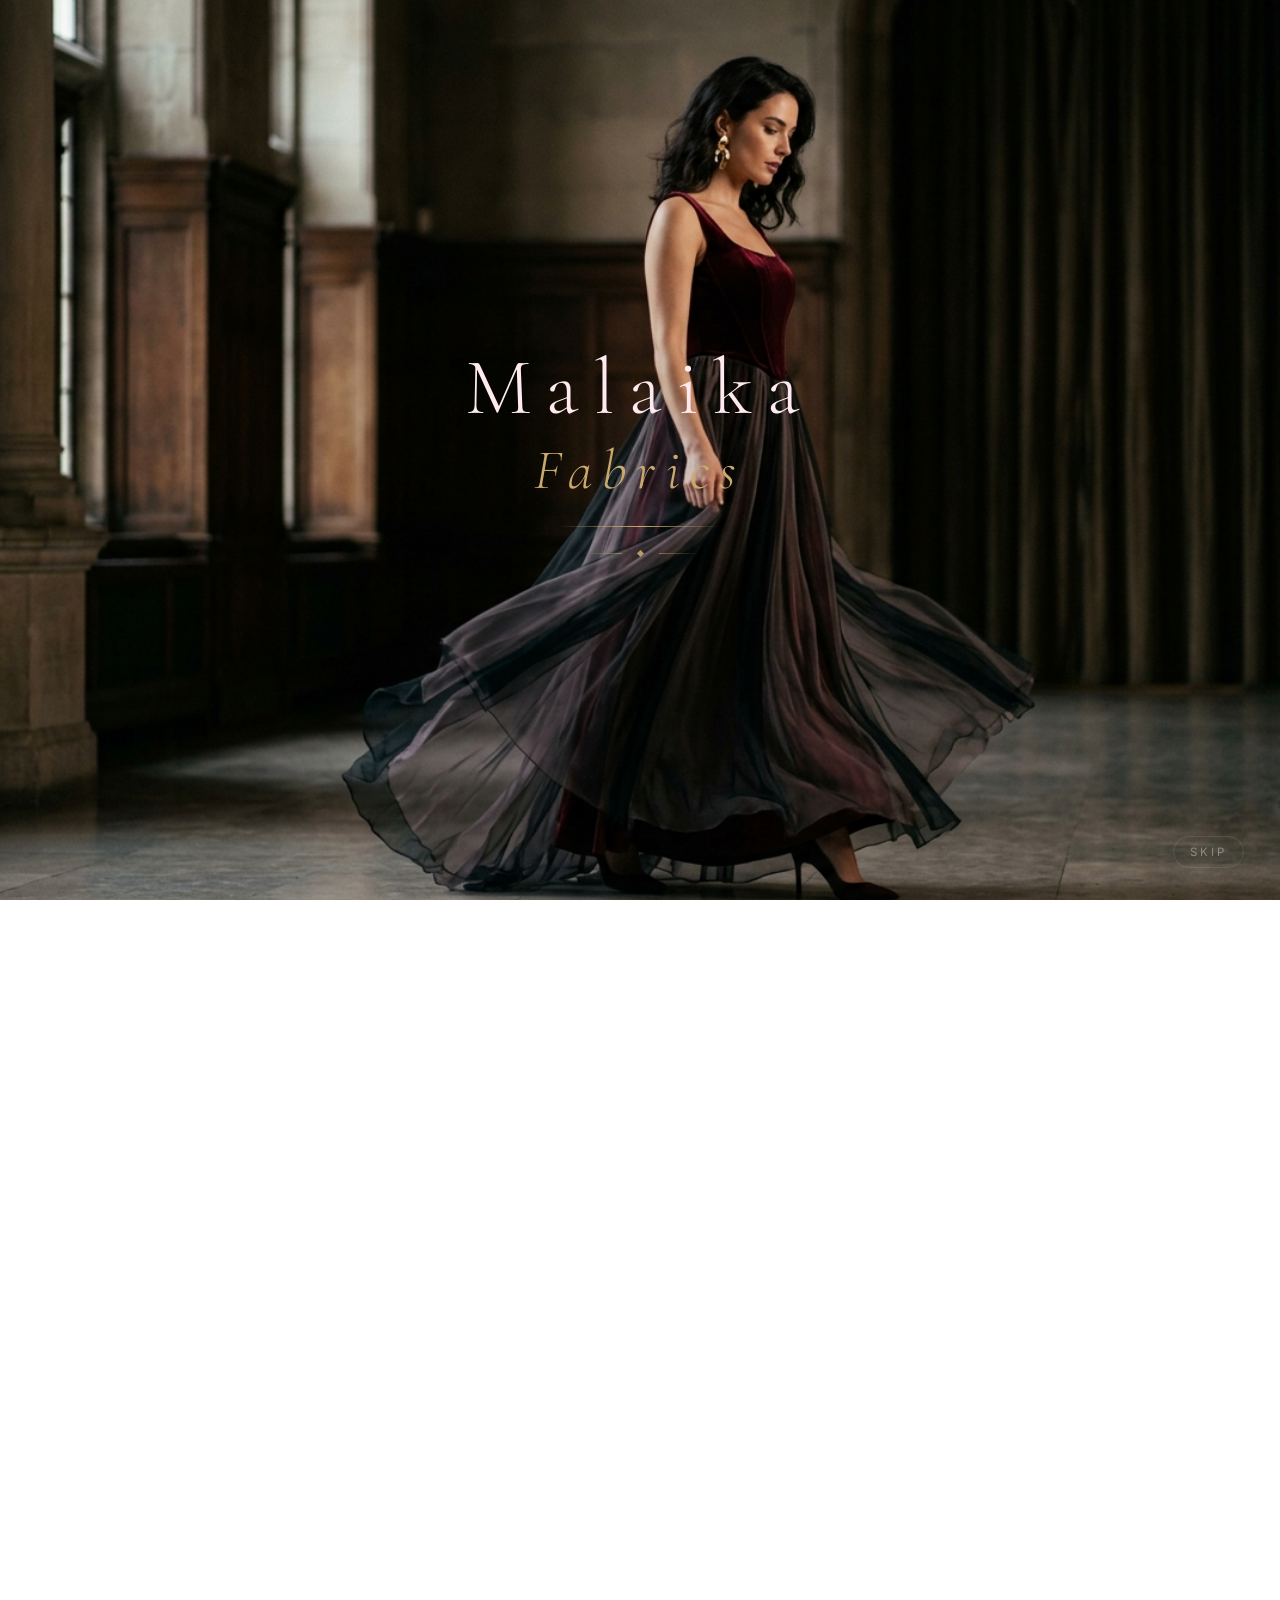
<file: index.html>
<!DOCTYPE html>
<html lang="en" dir="ltr">
<head>
  <meta charset="UTF-8" />
  <meta name="viewport" content="width=device-width, initial-scale=1.0" />
  <meta name="theme-color" content="#c94f7a" />

  <!-- SEO -->
  <title>Malaika Fabrics — Premium Women's 3-Piece Suits | Pinkest Blossom Collection</title>
  <meta name="description" content="Discover exquisite women's 3-piece suits by Malaika Fabrics. Shop our Pinkest Blossom collection of luxury embroidered, printed, and formal ensembles. Order via WhatsApp with Cash on Delivery." />
  <meta name="keywords" content="women's 3-piece suits, Pakistani fashion, embroidered suits, Malaika Fabrics, luxury women's clothing, shalwar kameez" />

  <!-- Open Graph -->
  <meta property="og:title"       content="Malaika Fabrics — Premium Women's Fashion" />
  <meta property="og:description" content="Exquisite women's 3-piece suits. Pinkest Blossom collection — crafted with luxury, worn with grace." />
  <meta property="og:type"        content="website" />
  <meta property="og:locale"      content="en_PK" />

  <!-- Preconnect Google Fonts -->
  <link rel="preconnect" href="https://fonts.googleapis.com" />
  <link rel="preconnect" href="https://fonts.gstatic.com" crossorigin />
  <link
    href="https://fonts.googleapis.com/css2?family=Cormorant+Garamond:ital,wght@0,300;0,400;0,500;1,300;1,400&family=Playfair+Display:wght@400;500;600&family=Inter:wght@300;400;500;600&display=swap"
    rel="stylesheet"
  />

  <!-- CSS — loaded in dependency order -->
  <link rel="stylesheet" href="css/variables.css" />
  <link rel="stylesheet" href="css/reset.css" />
  <link rel="stylesheet" href="css/intro.css" />
  <link rel="stylesheet" href="css/store.css" />
  <link rel="stylesheet" href="css/products.css" />
  <link rel="stylesheet" href="css/modal.css" />
  <link rel="stylesheet" href="css/order.css" />
  <link rel="stylesheet" href="css/responsive.css" />

  <!-- Favicon placeholder -->
  <link rel="icon" type="image/svg+xml" href="data:image/svg+xml,%3Csvg xmlns='http://www.w3.org/2000/svg' viewBox='0 0 32 32'%3E%3Ccircle cx='16' cy='16' r='15' fill='%23c94f7a' opacity='0.15' stroke='%23c94f7a' stroke-width='1.5'/%3E%3Ctext x='16' y='22' font-size='16' text-anchor='middle' fill='%23c94f7a' font-family='serif'%3EM%3C/text%3E%3C/svg%3E" />
</head>
<body>

<!-- ══════════════════════════════════════════════════════════
     INTRO — Full-screen animated reveal
═══════════════════════════════════════════════════════════ -->
<div id="intro" role="presentation" aria-hidden="true">
  
  <div class="intro__images" id="intro-images">
    <div class="intro__img-wrap active"><img src="assets/intro/intro_1.jpg" alt="" class="intro__img" /></div>
    <div class="intro__img-wrap"><img src="assets/intro/intro_2.jpg" alt="" class="intro__img" /></div>
    <div class="intro__img-wrap"><img src="assets/intro/intro_3.jpg" alt="" class="intro__img" /></div>
  </div>

  <!-- Ambient glow -->
  <div class="intro__glow" aria-hidden="true"></div>

  <!-- Center content -->
  <div class="intro__center">

    <!-- Elegant brand name reveal instead of logo -->
    <h1 class="intro__brand-text" aria-label="Malaika Fabrics">
      <span class="intro__brand-word">Malaika</span>
      <span class="intro__brand-word">Fabrics</span>
    </h1>

    <!-- Expanding line -->
    <div class="intro__line" aria-hidden="true"></div>

    <!-- Ornament row -->
    <div class="intro__ornament" aria-hidden="true">
      <div class="intro__ornament-line"></div>
      <div class="intro__ornament-diamond"></div>
      <div class="intro__ornament-line intro__ornament-line--right"></div>
    </div>

  </div>

  <!-- Skip button -->
  <button id="intro-skip" aria-label="Skip intro animation">Skip</button>
</div>


<!-- ══════════════════════════════════════════════════════════
     MAIN STORE
═══════════════════════════════════════════════════════════ -->
<div id="store">

  <!-- ── Navigation ── -->
  <header role="banner" class="header">
    <nav class="nav" aria-label="Main navigation">
      <a class="nav__logo" href="#" aria-label="Malaika Fabrics — Home">
        <div class="nav__logo-mark" aria-hidden="true">
          <svg viewBox="0 0 32 32" fill="none" xmlns="http://www.w3.org/2000/svg" width="20" height="20">
            <circle cx="16" cy="16" r="14" stroke="var(--theme-brand)" stroke-width="1" fill="none" opacity="0.6"/>
            <ellipse cx="16" cy="5"  rx="2" ry="4" fill="var(--theme-accent)" opacity="0.6" transform="rotate(0 16 16)"/>
            <ellipse cx="16" cy="5"  rx="2" ry="4" fill="var(--theme-accent)" opacity="0.5" transform="rotate(60 16 16)"/>
            <ellipse cx="16" cy="5"  rx="2" ry="4" fill="var(--theme-accent)" opacity="0.5" transform="rotate(120 16 16)"/>
            <ellipse cx="16" cy="5"  rx="2" ry="4" fill="var(--theme-accent)" opacity="0.4" transform="rotate(180 16 16)"/>
            <ellipse cx="16" cy="5"  rx="2" ry="4" fill="var(--theme-accent)" opacity="0.4" transform="rotate(240 16 16)"/>
            <ellipse cx="16" cy="5"  rx="2" ry="4" fill="var(--theme-accent)" opacity="0.4" transform="rotate(300 16 16)"/>
            <circle cx="16" cy="16" r="3" fill="var(--theme-brand)" opacity="0.8"/>
          </svg>
        </div>
        <span class="nav__brand">Malaika Fabrics</span>
      </a>

      <div class="nav__actions">
        <a class="nav__link" href="index.html">Home</a>
        <a class="nav__link" href="collections.html">Collections</a>
        <a class="nav__link" href="wholesale.html">Wholesale</a>
        <a class="nav__link" href="products.html">All Products</a>
        <a class="nav__link nav__link--primary" id="header-contact-wa" href="#">Contact Us</a>
      </div>
    </nav>
  </header>

  <!-- ── Hero Section ── -->
  <section class="hero" aria-label="Hero">
    
    <!-- Dynamic Slider injected via heroSlider.js -->
    <div class="hero__slider"></div>
    
    <!-- Slider Controls -->
    <div class="hero__controls">
      <button class="hero__arrow hero__arrow--prev" aria-label="Previous Outfit">
        <svg viewBox="0 0 24 24" fill="none" stroke="currentColor" stroke-width="1.5"><path d="M15 18l-6-6 6-6"/></svg>
      </button>
      <button class="hero__arrow hero__arrow--next" aria-label="Next Outfit">
        <svg viewBox="0 0 24 24" fill="none" stroke="currentColor" stroke-width="1.5"><path d="M9 18l6-6-6-6"/></svg>
      </button>
    </div>
    
    <!-- Ambient Dynamic Glow overlay -->
    <div class="hero__ambient-glow"></div>

    <!-- Floating petals decoration -->
    <div class="hero__petals" aria-hidden="true">
      <!-- Petals generated by CSS via pseudo-elements / inline styles -->
      <svg class="hero__petal" style="--petal-dur:16s;--petal-delay:0s;left:8%;width:18px;height:18px;top:-20px" viewBox="0 0 20 20" fill="none">
        <ellipse cx="10" cy="10" rx="5" ry="9" fill="#f8b4cf" opacity="0.7" transform="rotate(20 10 10)"/>
      </svg>
      <svg class="hero__petal" style="--petal-dur:19s;--petal-delay:2s;left:22%;width:12px;height:12px;top:-20px" viewBox="0 0 20 20" fill="none">
        <ellipse cx="10" cy="10" rx="5" ry="9" fill="#fcd5e5" opacity="0.6"/>
      </svg>
      <svg class="hero__petal" style="--petal-dur:14s;--petal-delay:4s;left:45%;width:22px;height:22px;top:-20px" viewBox="0 0 20 20" fill="none">
        <ellipse cx="10" cy="10" rx="5" ry="9" fill="#f08ab3" opacity="0.5" transform="rotate(-15 10 10)"/>
      </svg>
      <svg class="hero__petal" style="--petal-dur:21s;--petal-delay:1s;left:68%;width:14px;height:14px;top:-20px" viewBox="0 0 20 20" fill="none">
        <ellipse cx="10" cy="10" rx="5" ry="9" fill="#f8b4cf" opacity="0.65" transform="rotate(35 10 10)"/>
      </svg>
      <svg class="hero__petal" style="--petal-dur:17s;--petal-delay:6s;left:82%;width:20px;height:20px;top:-20px" viewBox="0 0 20 20" fill="none">
        <ellipse cx="10" cy="10" rx="5" ry="9" fill="#e06090" opacity="0.45" transform="rotate(-30 10 10)"/>
      </svg>
      <svg class="hero__petal" style="--petal-dur:23s;--petal-delay:3s;left:35%;width:10px;height:10px;top:-20px" viewBox="0 0 20 20" fill="none">
        <ellipse cx="10" cy="10" rx="5" ry="9" fill="#fcd5e5" opacity="0.55"/>
      </svg>
      <svg class="hero__petal" style="--petal-dur:15s;--petal-delay:9s;left:58%;width:16px;height:16px;top:-20px" viewBox="0 0 20 20" fill="none">
        <ellipse cx="10" cy="10" rx="5" ry="9" fill="#f8b4cf" opacity="0.6" transform="rotate(50 10 10)"/>
      </svg>
    </div>


  </section>

  <!-- ── Product Collection ── -->
  <main id="collection" role="main">
    <section class="collection" aria-label="Product collection">
      <!-- Section Header -->
      <div class="collection__header">
        <p class="collection__label">Pinkest Blossom</p>
        <h2 class="collection__title">Our 3-Piece Suits</h2>
        <p class="collection__subtitle">
          Each ensemble is thoughtfully crafted — from the delicate embroidery
          to the flowing dupatta — to make every woman feel extraordinary.
        </p>
      </div>

      <!-- Product Grid — populated by store.js -->
      <div
        class="product-grid"
        id="product-grid"
        role="list"
        aria-label="Available products"
      ></div>
    </section>
  </main>

  <!-- ── Footer ── -->
  <footer id="contact" class="footer" role="contentinfo">
    <div class="footer__3d-wrapper">
      <div class="footer__inner">
        <div class="footer__brand-col">
          <div class="footer__logo">
            <div class="footer__logo-mark" aria-hidden="true">
              <svg viewBox="0 0 28 28" fill="none" xmlns="http://www.w3.org/2000/svg" width="18" height="18">
                <circle cx="14" cy="14" r="12" stroke="var(--theme-brand)" stroke-width="1" fill="none" opacity="0.6"/>
                <ellipse cx="14" cy="5"  rx="1.8" ry="3.5" fill="var(--theme-accent)" opacity="0.7" transform="rotate(0 14 14)"/>
                <ellipse cx="14" cy="5"  rx="1.8" ry="3.5" fill="var(--theme-accent)" opacity="0.5" transform="rotate(60 14 14)"/>
                <ellipse cx="14" cy="5"  rx="1.8" ry="3.5" fill="var(--theme-accent)" opacity="0.5" transform="rotate(120 14 14)"/>
                <ellipse cx="14" cy="5"  rx="1.8" ry="3.5" fill="var(--theme-accent)" opacity="0.4" transform="rotate(180 14 14)"/>
                <ellipse cx="14" cy="5"  rx="1.8" ry="3.5" fill="var(--theme-accent)" opacity="0.4" transform="rotate(240 14 14)"/>
                <ellipse cx="14" cy="5"  rx="1.8" ry="3.5" fill="var(--theme-accent)" opacity="0.4" transform="rotate(300 14 14)"/>
              </svg>
            </div>
            <span class="footer__name">Malaika Fabrics</span>
          </div>
          <p class="footer__tagline">
            Premium women's fashion — crafted with elegance, delivered with care.
          </p>
        </div>

        <div class="footer__col">
          <p class="footer__heading">Navigation</p>
          <div class="footer__links">
            <a href="index.html" class="footer__link">Home</a>
            <a href="collections.html" class="footer__link">Collections</a>
            <a href="wholesale.html" class="footer__link">Wholesale</a>
            <a href="products.html" class="footer__link">All Products</a>
            <a href="contact.html" class="footer__link">Contact Us</a>
          </div>
        </div>

        <div class="footer__col footer__contact">
          <p class="footer__heading">Contact Us</p>
          <p>Order via WhatsApp for the fastest response.</p>
          <div class="footer__links">
            <a id="footer-email" href="mailto:hello@malaikafabrics.com" class="footer__link">hello@malaikafabrics.com</a>
            <a id="footer-wa" href="https://wa.me/923001234567" class="footer__link">WhatsApp Us</a>
          </div>
        </div>
      </div>

      <div class="footer__bottom">
        <span>© 2024 Malaika Fabrics. All rights reserved.</span>
        <span>Made with <span class="footer__heart">♥</span> for Pakistani fashion</span>
      </div>
    </div>
  </footer>

</div><!-- /store -->

<!-- ══════════════════════════════════════════════════════════
     FLOATING WHATSAPP BUTTON
═══════════════════════════════════════════════════════════ -->
<a id="floating-wa" class="floating-wa" href="#" target="_blank" rel="noopener noreferrer" aria-label="Chat with us on WhatsApp">
  <svg viewBox="0 0 24 24" fill="currentColor">
    <path d="M17.472 14.382c-.297-.149-1.758-.867-2.03-.967-.273-.099-.471-.148-.67.15-.197.297-.767.966-.94 1.164-.173.199-.347.223-.644.075-.297-.15-1.255-.463-2.39-1.475-.885-.788-1.482-1.761-1.653-2.059-.173-.297-.018-.458.13-.606.134-.133.298-.347.446-.52.149-.174.198-.298.298-.497.099-.198.05-.371-.025-.52-.075-.149-.669-1.612-.916-2.207-.242-.579-.487-.5-.669-.51-.173-.008-.371-.01-.57-.01-.198 0-.52.074-.792.372-.272.297-1.04 1.016-1.04 2.479 0 1.462 1.065 2.875 1.213 3.074.149.198 2.096 3.2 5.077 4.487.709.306 1.262.489 1.694.625.712.227 1.36.195 1.871.118.571-.085 1.758-.719 2.006-1.413.248-.694.248-1.289.173-1.413-.074-.124-.272-.198-.57-.347m-5.421 7.403h-.004a9.87 9.87 0 01-5.031-1.378l-.361-.214-3.741.98 1.002-3.649-.235-.374a9.86 9.86 0 01-1.51-5.26c.001-5.45 4.436-9.884 9.888-9.884 2.64 0 5.122 1.03 6.988 2.898a9.825 9.825 0 012.893 6.994c-.003 5.45-4.437 9.888-9.885 9.888m8.413-18.297A11.815 11.815 0 0012.05 0C5.495 0 .16 5.333.158 11.892c0 2.096.547 4.142 1.588 5.945L.057 24l6.305-1.654a11.882 11.882 0 005.683 1.448h.005c6.554 0 11.89-5.332 11.893-11.893a11.821 11.821 0 00-3.48-8.413z"/>
  </svg>
</a>


<!-- ══════════════════════════════════════════════════════════
     PRODUCT DETAIL MODAL
═══════════════════════════════════════════════════════════ -->
<div
  id="product-modal-backdrop"
  class="modal-backdrop"
  role="dialog"
  aria-modal="true"
  aria-label="Product details"
>
  <div class="modal" role="document">
    <!-- Populated dynamically by productModal.js -->
  </div>
</div>


<!-- ══════════════════════════════════════════════════════════
     ORDER FORM OVERLAY
═══════════════════════════════════════════════════════════ -->
<div
  id="order-overlay"
  class="order-overlay"
  role="dialog"
  aria-modal="true"
  aria-label="Place your order"
>
  <div class="order-panel" role="document">
    <!-- Populated dynamically by order.js -->
  </div>
</div>


<!-- ══════════════════════════════════════════════════════════
     SCRIPTS — loaded in dependency order
═══════════════════════════════════════════════════════════ -->
<script src="js/config.js"></script>
<script src="js/products.js"></script>
<script src="js/productModal.js"></script>
<script src="js/order.js"></script>
<script src="js/store.js"></script>
<script src="js/heroSlider.js"></script>
<script src="js/intro.js"></script>

<!-- Footer link update from config -->
<script>
  (function() {
    const cfg = window.MF_CONFIG;
    if (!cfg) return;
    
    const waUrl = `https://wa.me/${cfg.WHATSAPP_NUMBER_LINK}?text=${encodeURIComponent(cfg.WHATSAPP_MESSAGE)}`;

    const waLink = document.getElementById('footer-wa');
    if (waLink) {
      waLink.href = waUrl;
      waLink.textContent = cfg.WHATSAPP_NUMBER_DISPLAY;
    }
    const headerWaLink = document.getElementById('header-contact-wa');
    if (headerWaLink) {
      headerWaLink.href = waUrl;
    }
    const floatingWaLink = document.getElementById('floating-wa');
    if (floatingWaLink) {
      floatingWaLink.href = waUrl;
    }
    const emailLink = document.getElementById('footer-email');
    if (emailLink && cfg.STORE_EMAIL) {
      emailLink.href = `mailto:${cfg.STORE_EMAIL}`;
      emailLink.textContent = cfg.STORE_EMAIL;
    }
  })();
</script>

</body>
</html>
</file>
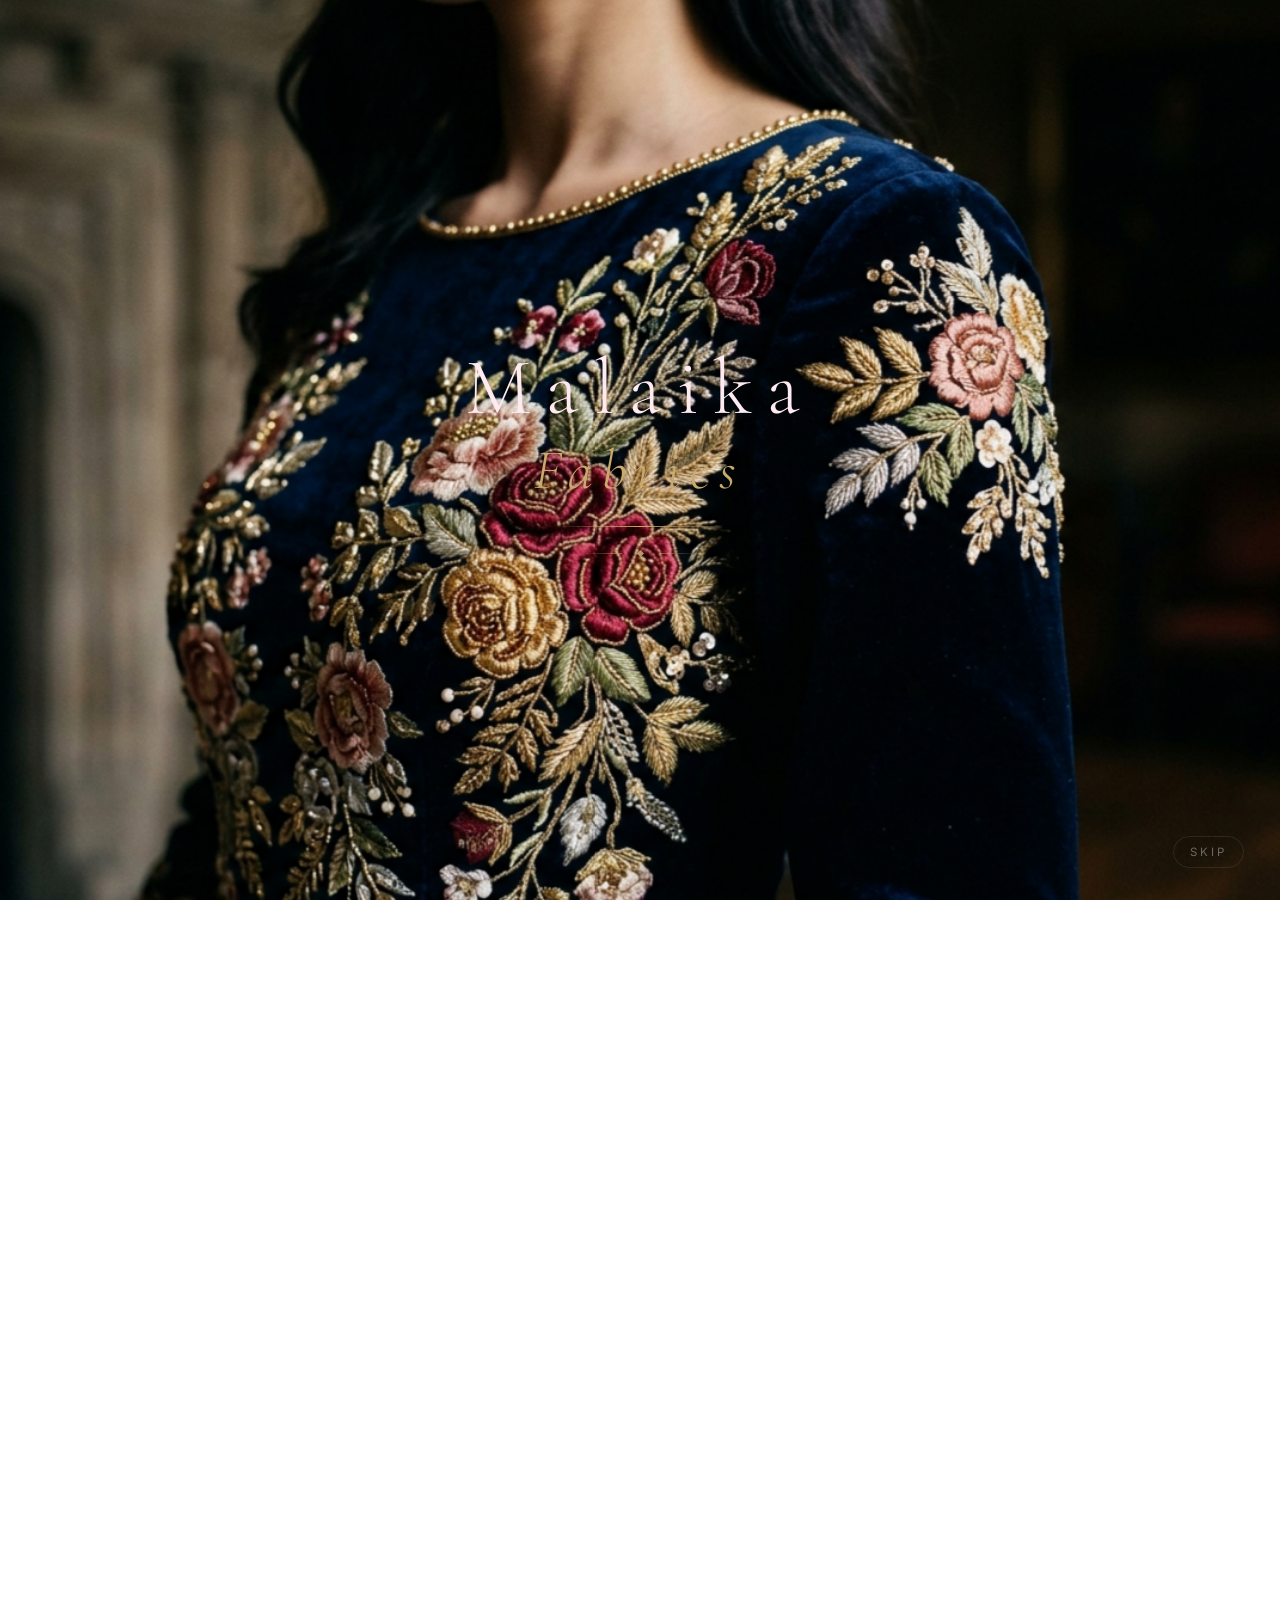
<file: malaika-fabrics/index.html>
<!DOCTYPE html>
<html lang="en" dir="ltr">
<head>
  <meta charset="UTF-8" />
  <meta name="viewport" content="width=device-width, initial-scale=1.0" />
  <meta name="theme-color" content="#c94f7a" />

  <!-- SEO -->
  <title>Malaika Fabrics — Premium Women's 3-Piece Suits | Pinkest Blossom Collection</title>
  <meta name="description" content="Discover exquisite women's 3-piece suits by Malaika Fabrics. Shop our Pinkest Blossom collection of luxury embroidered, printed, and formal ensembles. Order via WhatsApp with Cash on Delivery." />
  <meta name="keywords" content="women's 3-piece suits, Pakistani fashion, embroidered suits, Malaika Fabrics, luxury women's clothing, shalwar kameez" />

  <!-- Open Graph -->
  <meta property="og:title"       content="Malaika Fabrics — Premium Women's Fashion" />
  <meta property="og:description" content="Exquisite women's 3-piece suits. Pinkest Blossom collection — crafted with luxury, worn with grace." />
  <meta property="og:type"        content="website" />
  <meta property="og:locale"      content="en_PK" />

  <!-- Preconnect Google Fonts -->
  <link rel="preconnect" href="https://fonts.googleapis.com" />
  <link rel="preconnect" href="https://fonts.gstatic.com" crossorigin />
  <link
    href="https://fonts.googleapis.com/css2?family=Cormorant+Garamond:ital,wght@0,300;0,400;0,500;1,300;1,400&family=Playfair+Display:wght@400;500;600&family=Inter:wght@300;400;500;600&display=swap"
    rel="stylesheet"
  />

  <!-- CSS — loaded in dependency order -->
  <link rel="stylesheet" href="css/variables.css" />
  <link rel="stylesheet" href="css/reset.css" />
  <link rel="stylesheet" href="css/intro.css" />
  <link rel="stylesheet" href="css/store.css" />
  <link rel="stylesheet" href="css/products.css" />
  <link rel="stylesheet" href="css/modal.css" />
  <link rel="stylesheet" href="css/order.css" />
  <link rel="stylesheet" href="css/responsive.css" />

  <!-- Favicon placeholder -->
  <link rel="icon" type="image/svg+xml" href="data:image/svg+xml,%3Csvg xmlns='http://www.w3.org/2000/svg' viewBox='0 0 32 32'%3E%3Ccircle cx='16' cy='16' r='15' fill='%23c94f7a' opacity='0.15' stroke='%23c94f7a' stroke-width='1.5'/%3E%3Ctext x='16' y='22' font-size='16' text-anchor='middle' fill='%23c94f7a' font-family='serif'%3EM%3C/text%3E%3C/svg%3E" />
</head>
<body>

<!-- ══════════════════════════════════════════════════════════
     INTRO — Full-screen animated reveal
═══════════════════════════════════════════════════════════ -->
<div id="intro" role="presentation" aria-hidden="true">
  
  <div class="intro__images" id="intro-images">
    <div class="intro__img-wrap active"><img src="assets/intro/intro_1.jpg" alt="" class="intro__img" fetchpriority="high" decoding="sync" /></div>
    <div class="intro__img-wrap"><img src="assets/intro/intro_2.jpg" alt="" class="intro__img" loading="lazy" decoding="async" /></div>
    <div class="intro__img-wrap"><img src="assets/intro/intro_3.jpg" alt="" class="intro__img" loading="lazy" decoding="async" /></div>
  </div>

  <!-- Ambient glow -->
  <div class="intro__glow" aria-hidden="true"></div>

  <!-- Center content -->
  <div class="intro__center">

    <!-- Elegant brand name reveal instead of logo -->
    <h1 class="intro__brand-text" aria-label="Malaika Fabrics">
      <span class="intro__brand-word">Malaika</span>
      <span class="intro__brand-word">Fabrics</span>
    </h1>

    <!-- Expanding line -->
    <div class="intro__line" aria-hidden="true"></div>

    <!-- Ornament row -->
    <div class="intro__ornament" aria-hidden="true">
      <div class="intro__ornament-line"></div>
      <div class="intro__ornament-diamond"></div>
      <div class="intro__ornament-line intro__ornament-line--right"></div>
    </div>

  </div>

  <!-- Skip button -->
  <button id="intro-skip" aria-label="Skip intro animation">Skip</button>
</div>


<!-- ══════════════════════════════════════════════════════════
     MAIN STORE
═══════════════════════════════════════════════════════════ -->
<div id="store">

  <!-- ── Navigation ── -->
  <header role="banner" class="header">
    <nav class="nav" aria-label="Main navigation">
      <a class="nav__logo" href="#" aria-label="Malaika Fabrics — Home">
        <div class="nav__logo-mark" aria-hidden="true">
          <svg viewBox="0 0 32 32" fill="none" xmlns="http://www.w3.org/2000/svg" width="20" height="20">
            <circle cx="16" cy="16" r="14" stroke="var(--theme-brand)" stroke-width="1" fill="none" opacity="0.6"/>
            <ellipse cx="16" cy="5"  rx="2" ry="4" fill="var(--theme-accent)" opacity="0.6" transform="rotate(0 16 16)"/>
            <ellipse cx="16" cy="5"  rx="2" ry="4" fill="var(--theme-accent)" opacity="0.5" transform="rotate(60 16 16)"/>
            <ellipse cx="16" cy="5"  rx="2" ry="4" fill="var(--theme-accent)" opacity="0.5" transform="rotate(120 16 16)"/>
            <ellipse cx="16" cy="5"  rx="2" ry="4" fill="var(--theme-accent)" opacity="0.4" transform="rotate(180 16 16)"/>
            <ellipse cx="16" cy="5"  rx="2" ry="4" fill="var(--theme-accent)" opacity="0.4" transform="rotate(240 16 16)"/>
            <ellipse cx="16" cy="5"  rx="2" ry="4" fill="var(--theme-accent)" opacity="0.4" transform="rotate(300 16 16)"/>
            <circle cx="16" cy="16" r="3" fill="var(--theme-brand)" opacity="0.8"/>
          </svg>
        </div>
        <span class="nav__brand">Malaika Fabrics</span>
      </a>

      <button class="nav__mobile-toggle" aria-label="Toggle menu" aria-expanded="false">
        <svg viewBox="0 0 24 24" fill="currentColor" width="24" height="24">
          <circle cx="12" cy="5" r="2"></circle>
          <circle cx="12" cy="12" r="2"></circle>
          <circle cx="12" cy="19" r="2"></circle>
        </svg>
      </button>

      <div class="nav__actions">
        <a class="nav__link" href="index.html">Home</a>
        <a class="nav__link" href="collections.html">Collections</a>
        <a class="nav__link" href="wholesale.html">Wholesale</a>
        <a class="nav__link" href="products.html">All Products</a>
        <a class="nav__link nav__link--primary" id="header-contact-wa" href="#">Contact Us</a>
      </div>
    </nav>
  </header>

  <!-- ── Hero Section ── -->
  <section class="hero" aria-label="Hero">
    
    <!-- Dynamic Slider injected via heroSlider.js -->
    <div class="hero__slider"></div>
    
    <!-- Slider Controls -->
    <div class="hero__controls">
      <button class="hero__arrow hero__arrow--prev" aria-label="Previous Outfit">
        <svg viewBox="0 0 24 24" fill="none" stroke="currentColor" stroke-width="1.5"><path d="M15 18l-6-6 6-6"/></svg>
      </button>
      <button class="hero__arrow hero__arrow--next" aria-label="Next Outfit">
        <svg viewBox="0 0 24 24" fill="none" stroke="currentColor" stroke-width="1.5"><path d="M9 18l6-6-6-6"/></svg>
      </button>
    </div>
    
    <!-- Ambient Dynamic Glow overlay -->
    <div class="hero__ambient-glow"></div>

    <!-- Floating petals decoration -->
    <div class="hero__petals" aria-hidden="true">
      <!-- Petals generated by CSS via pseudo-elements / inline styles -->
      <svg class="hero__petal" style="--petal-dur:16s;--petal-delay:0s;left:8%;width:18px;height:18px;top:-20px" viewBox="0 0 20 20" fill="none">
        <ellipse cx="10" cy="10" rx="5" ry="9" fill="#f8b4cf" opacity="0.7" transform="rotate(20 10 10)"/>
      </svg>
      <svg class="hero__petal" style="--petal-dur:19s;--petal-delay:2s;left:22%;width:12px;height:12px;top:-20px" viewBox="0 0 20 20" fill="none">
        <ellipse cx="10" cy="10" rx="5" ry="9" fill="#fcd5e5" opacity="0.6"/>
      </svg>
      <svg class="hero__petal" style="--petal-dur:14s;--petal-delay:4s;left:45%;width:22px;height:22px;top:-20px" viewBox="0 0 20 20" fill="none">
        <ellipse cx="10" cy="10" rx="5" ry="9" fill="#f08ab3" opacity="0.5" transform="rotate(-15 10 10)"/>
      </svg>
      <svg class="hero__petal" style="--petal-dur:21s;--petal-delay:1s;left:68%;width:14px;height:14px;top:-20px" viewBox="0 0 20 20" fill="none">
        <ellipse cx="10" cy="10" rx="5" ry="9" fill="#f8b4cf" opacity="0.65" transform="rotate(35 10 10)"/>
      </svg>
      <svg class="hero__petal" style="--petal-dur:17s;--petal-delay:6s;left:82%;width:20px;height:20px;top:-20px" viewBox="0 0 20 20" fill="none">
        <ellipse cx="10" cy="10" rx="5" ry="9" fill="#e06090" opacity="0.45" transform="rotate(-30 10 10)"/>
      </svg>
      <svg class="hero__petal" style="--petal-dur:23s;--petal-delay:3s;left:35%;width:10px;height:10px;top:-20px" viewBox="0 0 20 20" fill="none">
        <ellipse cx="10" cy="10" rx="5" ry="9" fill="#fcd5e5" opacity="0.55"/>
      </svg>
      <svg class="hero__petal" style="--petal-dur:15s;--petal-delay:9s;left:58%;width:16px;height:16px;top:-20px" viewBox="0 0 20 20" fill="none">
        <ellipse cx="10" cy="10" rx="5" ry="9" fill="#f8b4cf" opacity="0.6" transform="rotate(50 10 10)"/>
      </svg>
    </div>


  </section>

  <!-- ── Product Collection ── -->
  <main id="collection" role="main">
    <section class="collection" aria-label="Product collection">
      <!-- Section Header -->
      <div class="collection__header">
        <p class="collection__label">Pinkest Blossom</p>
        <h2 class="collection__title">Our 3-Piece Suits</h2>
        <p class="collection__subtitle">
          Each ensemble is thoughtfully crafted — from the delicate embroidery
          to the flowing dupatta — to make every woman feel extraordinary.
        </p>
      </div>

      <!-- Product Grid — populated by store.js -->
      <div
        class="product-grid"
        id="product-grid"
        role="list"
        aria-label="Available products"
      ></div>
    </section>
  </main>

  <!-- ── Footer ── -->
  <footer id="contact" class="footer" role="contentinfo">
    <div class="footer__3d-wrapper">
      <div class="footer__inner">
        <div class="footer__brand-col">
          <div class="footer__logo">
            <div class="footer__logo-mark" aria-hidden="true">
              <svg viewBox="0 0 28 28" fill="none" xmlns="http://www.w3.org/2000/svg" width="18" height="18">
                <circle cx="14" cy="14" r="12" stroke="var(--theme-brand)" stroke-width="1" fill="none" opacity="0.6"/>
                <ellipse cx="14" cy="5"  rx="1.8" ry="3.5" fill="var(--theme-accent)" opacity="0.7" transform="rotate(0 14 14)"/>
                <ellipse cx="14" cy="5"  rx="1.8" ry="3.5" fill="var(--theme-accent)" opacity="0.5" transform="rotate(60 14 14)"/>
                <ellipse cx="14" cy="5"  rx="1.8" ry="3.5" fill="var(--theme-accent)" opacity="0.5" transform="rotate(120 14 14)"/>
                <ellipse cx="14" cy="5"  rx="1.8" ry="3.5" fill="var(--theme-accent)" opacity="0.4" transform="rotate(180 14 14)"/>
                <ellipse cx="14" cy="5"  rx="1.8" ry="3.5" fill="var(--theme-accent)" opacity="0.4" transform="rotate(240 14 14)"/>
                <ellipse cx="14" cy="5"  rx="1.8" ry="3.5" fill="var(--theme-accent)" opacity="0.4" transform="rotate(300 14 14)"/>
              </svg>
            </div>
            <span class="footer__name">Malaika Fabrics</span>
          </div>
          <p class="footer__tagline">
            Premium women's fashion — crafted with elegance, delivered with care.
          </p>
        </div>

        <div class="footer__col">
          <p class="footer__heading">Navigation</p>
          <div class="footer__links">
            <a href="index.html" class="footer__link">Home</a>
            <a href="collections.html" class="footer__link">Collections</a>
            <a href="wholesale.html" class="footer__link">Wholesale</a>
            <a href="products.html" class="footer__link">All Products</a>
            <a href="contact.html" class="footer__link">Contact Us</a>
          </div>
        </div>

        <div class="footer__col footer__contact">
          <p class="footer__heading">Contact Us</p>
          <p>Order via WhatsApp for the fastest response.</p>
          <div class="footer__links">
            <a id="footer-email" href="mailto:hello@malaikafabrics.com" class="footer__link">hello@malaikafabrics.com</a>
            <a id="footer-wa" href="https://wa.me/923001234567" class="footer__link">WhatsApp Us</a>
          </div>
        </div>
      </div>

      <div class="footer__bottom">
        <span>© 2024 Malaika Fabrics. All rights reserved.</span>
        <span>Made with <span class="footer__heart">♥</span> for Pakistani fashion</span>
      </div>
    </div>
  </footer>

</div><!-- /store -->

<!-- ══════════════════════════════════════════════════════════
     FLOATING WHATSAPP BUTTON
═══════════════════════════════════════════════════════════ -->
<a id="floating-wa" class="floating-wa" href="#" target="_blank" rel="noopener noreferrer" aria-label="Chat with us on WhatsApp">
  <svg viewBox="0 0 24 24" fill="currentColor">
    <path d="M17.472 14.382c-.297-.149-1.758-.867-2.03-.967-.273-.099-.471-.148-.67.15-.197.297-.767.966-.94 1.164-.173.199-.347.223-.644.075-.297-.15-1.255-.463-2.39-1.475-.885-.788-1.482-1.761-1.653-2.059-.173-.297-.018-.458.13-.606.134-.133.298-.347.446-.52.149-.174.198-.298.298-.497.099-.198.05-.371-.025-.52-.075-.149-.669-1.612-.916-2.207-.242-.579-.487-.5-.669-.51-.173-.008-.371-.01-.57-.01-.198 0-.52.074-.792.372-.272.297-1.04 1.016-1.04 2.479 0 1.462 1.065 2.875 1.213 3.074.149.198 2.096 3.2 5.077 4.487.709.306 1.262.489 1.694.625.712.227 1.36.195 1.871.118.571-.085 1.758-.719 2.006-1.413.248-.694.248-1.289.173-1.413-.074-.124-.272-.198-.57-.347m-5.421 7.403h-.004a9.87 9.87 0 01-5.031-1.378l-.361-.214-3.741.98 1.002-3.649-.235-.374a9.86 9.86 0 01-1.51-5.26c.001-5.45 4.436-9.884 9.888-9.884 2.64 0 5.122 1.03 6.988 2.898a9.825 9.825 0 012.893 6.994c-.003 5.45-4.437 9.888-9.885 9.888m8.413-18.297A11.815 11.815 0 0012.05 0C5.495 0 .16 5.333.158 11.892c0 2.096.547 4.142 1.588 5.945L.057 24l6.305-1.654a11.882 11.882 0 005.683 1.448h.005c6.554 0 11.89-5.332 11.893-11.893a11.821 11.821 0 00-3.48-8.413z"/>
  </svg>
</a>


<!-- ══════════════════════════════════════════════════════════
     PRODUCT DETAIL MODAL
═══════════════════════════════════════════════════════════ -->
<div
  id="product-modal-backdrop"
  class="modal-backdrop"
  role="dialog"
  aria-modal="true"
  aria-label="Product details"
>
  <div class="modal" role="document">
    <!-- Populated dynamically by productModal.js -->
  </div>
</div>


<!-- ══════════════════════════════════════════════════════════
     ORDER FORM OVERLAY
═══════════════════════════════════════════════════════════ -->
<div
  id="order-overlay"
  class="order-overlay"
  role="dialog"
  aria-modal="true"
  aria-label="Place your order"
>
  <div class="order-panel" role="document">
    <!-- Populated dynamically by order.js -->
  </div>
</div>


<!-- ══════════════════════════════════════════════════════════
     SCRIPTS — loaded in dependency order
═══════════════════════════════════════════════════════════ -->
<script src="js/config.js"></script>
<script src="js/products.js"></script>
<script src="js/productModal.js"></script>
<script src="js/order.js"></script>
<script src="js/store.js"></script>
<script src="js/heroSlider.js"></script>
<script src="js/intro.js"></script>
<script src="js/mobileMenu.js"></script>

<!-- Footer link update from config -->
<script>
  (function() {
    const cfg = window.MF_CONFIG;
    if (!cfg) return;
    
    const waUrl = `https://wa.me/${cfg.WHATSAPP_NUMBER_LINK}?text=${encodeURIComponent(cfg.WHATSAPP_MESSAGE)}`;

    const waLink = document.getElementById('footer-wa');
    if (waLink) {
      waLink.href = waUrl;
      waLink.textContent = cfg.WHATSAPP_NUMBER_DISPLAY;
    }
    const headerWaLink = document.getElementById('header-contact-wa');
    if (headerWaLink) {
      headerWaLink.href = waUrl;
    }
    const floatingWaLink = document.getElementById('floating-wa');
    if (floatingWaLink) {
      floatingWaLink.href = waUrl;
    }
    const emailLink = document.getElementById('footer-email');
    if (emailLink && cfg.STORE_EMAIL) {
      emailLink.href = `mailto:${cfg.STORE_EMAIL}`;
      emailLink.textContent = cfg.STORE_EMAIL;
    }
  })();
</script>

</body>
</html>
</file>
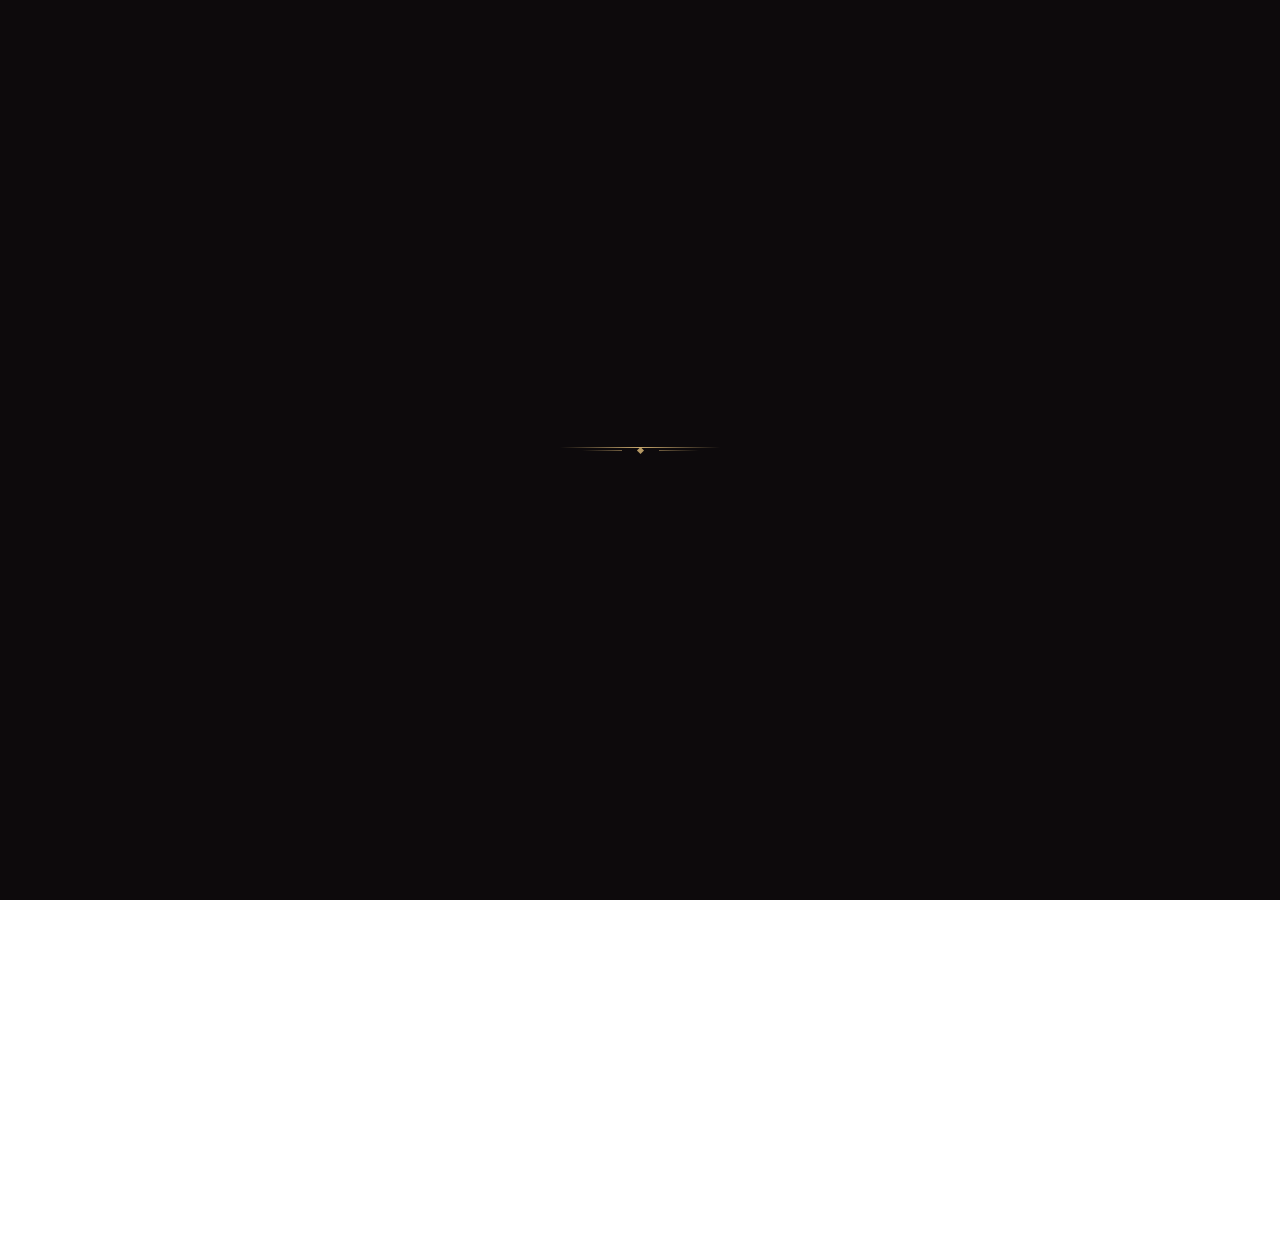
<file: collections.html>
<!DOCTYPE html>
<html lang="en" dir="ltr">
<head>
  <meta charset="UTF-8" />
  <meta name="viewport" content="width=device-width, initial-scale=1.0" />
  <meta name="theme-color" content="#c94f7a" />

  <!-- SEO -->
  <title>Malaika Fabrics — Premium Women's 3-Piece Suits | Pinkest Blossom Collection</title>
  <meta name="description" content="Discover exquisite women's 3-piece suits by Malaika Fabrics. Shop our Pinkest Blossom collection of luxury embroidered, printed, and formal ensembles. Order via WhatsApp with Cash on Delivery." />
  <meta name="keywords" content="women's 3-piece suits, Pakistani fashion, embroidered suits, Malaika Fabrics, luxury women's clothing, shalwar kameez" />

  <!-- Open Graph -->
  <meta property="og:title"       content="Malaika Fabrics — Premium Women's Fashion" />
  <meta property="og:description" content="Exquisite women's 3-piece suits. Pinkest Blossom collection — crafted with luxury, worn with grace." />
  <meta property="og:type"        content="website" />
  <meta property="og:locale"      content="en_PK" />

  <!-- Preconnect Google Fonts -->
  <link rel="preconnect" href="https://fonts.googleapis.com" />
  <link rel="preconnect" href="https://fonts.gstatic.com" crossorigin />
  <link
    href="https://fonts.googleapis.com/css2?family=Cormorant+Garamond:ital,wght@0,300;0,400;0,500;1,300;1,400&family=Playfair+Display:wght@400;500;600&family=Inter:wght@300;400;500;600&display=swap"
    rel="stylesheet"
  />

  <!-- CSS — loaded in dependency order -->
  <link rel="stylesheet" href="css/variables.css" />
  <link rel="stylesheet" href="css/reset.css" />
  <link rel="stylesheet" href="css/intro.css" />
  <link rel="stylesheet" href="css/store.css" />
  <link rel="stylesheet" href="css/products.css" />
  <link rel="stylesheet" href="css/modal.css" />
  <link rel="stylesheet" href="css/order.css" />
  <link rel="stylesheet" href="css/responsive.css" />

  <!-- Favicon placeholder -->
  <link rel="icon" type="image/svg+xml" href="data:image/svg+xml,%3Csvg xmlns='http://www.w3.org/2000/svg' viewBox='0 0 32 32'%3E%3Ccircle cx='16' cy='16' r='15' fill='%23c94f7a' opacity='0.15' stroke='%23c94f7a' stroke-width='1.5'/%3E%3Ctext x='16' y='22' font-size='16' text-anchor='middle' fill='%23c94f7a' font-family='serif'%3EM%3C/text%3E%3C/svg%3E" />
</head>
<body>

<!-- ══════════════════════════════════════════════════════════
     INTRO — Full-screen animated reveal
═══════════════════════════════════════════════════════════ -->
<div id="intro" role="presentation" aria-hidden="true">
  
    <!-- Expanding line -->
    <div class="intro__line" aria-hidden="true"></div>

    <!-- Ornament row -->
    <div class="intro__ornament" aria-hidden="true">
      <div class="intro__ornament-line"></div>
      <div class="intro__ornament-diamond"></div>
      <div class="intro__ornament-line intro__ornament-line--right"></div>
    </div>

  </div>

  <!-- Skip button -->
  <button id="intro-skip" aria-label="Skip intro animation">Skip</button>
</div>


<!-- ══════════════════════════════════════════════════════════
     MAIN STORE
═══════════════════════════════════════════════════════════ -->
<div id="store">

  <!-- ── Navigation ── -->
  <header role="banner" class="header">
    <nav class="nav" aria-label="Main navigation">
      <a class="nav__logo" href="#" aria-label="Malaika Fabrics — Home">
        <div class="nav__logo-mark" aria-hidden="true">
          <svg viewBox="0 0 32 32" fill="none" xmlns="http://www.w3.org/2000/svg" width="20" height="20">
            <circle cx="16" cy="16" r="14" stroke="var(--theme-brand)" stroke-width="1" fill="none" opacity="0.6"/>
            <ellipse cx="16" cy="5"  rx="2" ry="4" fill="var(--theme-accent)" opacity="0.6" transform="rotate(0 16 16)"/>
            <ellipse cx="16" cy="5"  rx="2" ry="4" fill="var(--theme-accent)" opacity="0.5" transform="rotate(60 16 16)"/>
            <ellipse cx="16" cy="5"  rx="2" ry="4" fill="var(--theme-accent)" opacity="0.5" transform="rotate(120 16 16)"/>
            <ellipse cx="16" cy="5"  rx="2" ry="4" fill="var(--theme-accent)" opacity="0.4" transform="rotate(180 16 16)"/>
            <ellipse cx="16" cy="5"  rx="2" ry="4" fill="var(--theme-accent)" opacity="0.4" transform="rotate(240 16 16)"/>
            <ellipse cx="16" cy="5"  rx="2" ry="4" fill="var(--theme-accent)" opacity="0.4" transform="rotate(300 16 16)"/>
            <circle cx="16" cy="16" r="3" fill="var(--theme-brand)" opacity="0.8"/>
          </svg>
        </div>
        <span class="nav__brand">Malaika Fabrics</span>
      </a>

      <div class="nav__actions">
        <a class="nav__link" href="index.html">Home</a>
        <a class="nav__link" href="collections.html">Collections</a>
        <a class="nav__link" href="wholesale.html">Wholesale</a>
        <a class="nav__link" href="products.html">All Products</a>
        <a class="nav__link nav__link--primary" href="contact.html">Contact Us</a>
      </div>
    </nav>
  </header>

  <main role="main" style="padding: calc(var(--header-height) + var(--space-xl)) var(--space-md) var(--space-xxl);">
    <div class="collection__header" style="padding-top: var(--space-xl);">
      <p class="collection__label">Explore Our Range</p>
      <h1 class="collection__title" style="color: var(--theme-brand);">Collections</h1>
      <p class="collection__subtitle">
        Discover the perfect ensemble for every occasion, from premium formal wear to our festive collections.
      </p>
    </div>

    <!-- Collections Categories Architecture -->
    <div style="display: grid; grid-template-columns: repeat(auto-fit, minmax(280px, 1fr)); gap: var(--space-lg); max-width: 1200px; margin: 0 auto;">
      <a href="products.html?cat=3piece" style="text-decoration: none; display: block; border: 1px solid var(--theme-border); border-radius: var(--radius-md); overflow: hidden; background: var(--white); transition: transform var(--duration-fast) ease;">
        <div style="height: 300px; background: var(--theme-surface-light); display: flex; align-items: center; justify-content: center;">
          <span style="color: var(--theme-brand); font-weight: 500;">3-Piece Suits (Image Placeholder)</span>
        </div>
        <div style="padding: var(--space-md); text-align: center;">
          <h3 style="font-family: var(--font-serif); font-size: 1.5rem; color: var(--theme-text-primary);">3-Piece Suits</h3>
        </div>
      </a>
      
      <a href="products.html?cat=bestsellers" style="text-decoration: none; display: block; border: 1px solid var(--theme-border); border-radius: var(--radius-md); overflow: hidden; background: var(--white); transition: transform var(--duration-fast) ease;">
        <div style="height: 300px; background: var(--theme-surface-light); display: flex; align-items: center; justify-content: center;">
          <span style="color: var(--theme-brand); font-weight: 500;">Best Sellers (Image Placeholder)</span>
        </div>
        <div style="padding: var(--space-md); text-align: center;">
          <h3 style="font-family: var(--font-serif); font-size: 1.5rem; color: var(--theme-text-primary);">Best Sellers</h3>
        </div>
      </a>
      
      <a href="products.html?cat=newarrivals" style="text-decoration: none; display: block; border: 1px solid var(--theme-border); border-radius: var(--radius-md); overflow: hidden; background: var(--white); transition: transform var(--duration-fast) ease;">
        <div style="height: 300px; background: var(--theme-surface-light); display: flex; align-items: center; justify-content: center;">
          <span style="color: var(--theme-brand); font-weight: 500;">New Arrivals (Image Placeholder)</span>
        </div>
        <div style="padding: var(--space-md); text-align: center;">
          <h3 style="font-family: var(--font-serif); font-size: 1.5rem; color: var(--theme-text-primary);">New Arrivals</h3>
        </div>
      </a>
      
      <a href="products.html?cat=festive" style="text-decoration: none; display: block; border: 1px solid var(--theme-border); border-radius: var(--radius-md); overflow: hidden; background: var(--white); transition: transform var(--duration-fast) ease;">
        <div style="height: 300px; background: var(--theme-surface-light); display: flex; align-items: center; justify-content: center;">
          <span style="color: var(--theme-brand); font-weight: 500;">Festive Collection (Image Placeholder)</span>
        </div>
        <div style="padding: var(--space-md); text-align: center;">
          <h3 style="font-family: var(--font-serif); font-size: 1.5rem; color: var(--theme-text-primary);">Festive Collection</h3>
        </div>
      </a>
    </div>
  </main>

  <!-- ── Footer ── -->
  <footer id="contact" class="footer" role="contentinfo">
    <div class="footer__3d-wrapper">
      <div class="footer__inner">
        <div class="footer__brand-col">
          <div class="footer__logo">
            <div class="footer__logo-mark" aria-hidden="true">
              <svg viewBox="0 0 28 28" fill="none" xmlns="http://www.w3.org/2000/svg" width="18" height="18">
                <circle cx="14" cy="14" r="12" stroke="var(--theme-brand)" stroke-width="1" fill="none" opacity="0.6"/>
                <ellipse cx="14" cy="5"  rx="1.8" ry="3.5" fill="var(--theme-accent)" opacity="0.7" transform="rotate(0 14 14)"/>
                <ellipse cx="14" cy="5"  rx="1.8" ry="3.5" fill="var(--theme-accent)" opacity="0.5" transform="rotate(60 14 14)"/>
                <ellipse cx="14" cy="5"  rx="1.8" ry="3.5" fill="var(--theme-accent)" opacity="0.5" transform="rotate(120 14 14)"/>
                <ellipse cx="14" cy="5"  rx="1.8" ry="3.5" fill="var(--theme-accent)" opacity="0.4" transform="rotate(180 14 14)"/>
                <ellipse cx="14" cy="5"  rx="1.8" ry="3.5" fill="var(--theme-accent)" opacity="0.4" transform="rotate(240 14 14)"/>
                <ellipse cx="14" cy="5"  rx="1.8" ry="3.5" fill="var(--theme-accent)" opacity="0.4" transform="rotate(300 14 14)"/>
              </svg>
            </div>
            <span class="footer__name">Malaika Fabrics</span>
          </div>
          <p class="footer__tagline">
            Premium women's fashion — crafted with elegance, delivered with care.
          </p>
        </div>

        <div class="footer__col">
          <p class="footer__heading">Navigation</p>
          <div class="footer__links">
            <a href="index.html" class="footer__link">Home</a>
            <a href="collections.html" class="footer__link">Collections</a>
            <a href="wholesale.html" class="footer__link">Wholesale</a>
            <a href="products.html" class="footer__link">All Products</a>
            <a href="contact.html" class="footer__link">Contact Us</a>
          </div>
        </div>

        <div class="footer__col footer__contact">
          <p class="footer__heading">Contact Us</p>
          <p>Order via WhatsApp for the fastest response.</p>
          <div class="footer__links">
            <a id="footer-email" href="mailto:hello@malaikafabrics.com" class="footer__link">hello@malaikafabrics.com</a>
            <a id="footer-wa" href="https://wa.me/923001234567" class="footer__link">WhatsApp Us</a>
          </div>
        </div>
      </div>

      <div class="footer__bottom">
        <span>© 2024 Malaika Fabrics. All rights reserved.</span>
        <span>Made with <span class="footer__heart">♥</span> for Pakistani fashion</span>
      </div>
    </div>
  </footer>

</div><!-- /store -->


<!-- ══════════════════════════════════════════════════════════
     PRODUCT DETAIL MODAL
═══════════════════════════════════════════════════════════ -->
<div
  id="product-modal-backdrop"
  class="modal-backdrop"
  role="dialog"
  aria-modal="true"
  aria-label="Product details"
>
  <div class="modal" role="document">
    <!-- Populated dynamically by productModal.js -->
  </div>
</div>


<!-- ══════════════════════════════════════════════════════════
     ORDER FORM OVERLAY
═══════════════════════════════════════════════════════════ -->
<div
  id="order-overlay"
  class="order-overlay"
  role="dialog"
  aria-modal="true"
  aria-label="Place your order"
>
  <div class="order-panel" role="document">
    <!-- Populated dynamically by order.js -->
  </div>
</div>


<!-- ══════════════════════════════════════════════════════════
     SCRIPTS — loaded in dependency order
═══════════════════════════════════════════════════════════ -->
<script src="js/config.js"></script>
<script src="js/products.js"></script>
<script src="js/productModal.js"></script>
<script src="js/order.js"></script>
<script src="js/store.js"></script>
<script src="js/heroSlider.js"></script>
<script src="js/intro.js"></script>

<!-- Footer link update from config -->
<script>
  (function() {
    const cfg = window.MF_CONFIG;
    if (!cfg) return;
    
    const waUrl = `https://wa.me/${cfg.WHATSAPP_NUMBER_LINK}?text=${encodeURIComponent(cfg.WHATSAPP_MESSAGE)}`;

    const waLink = document.getElementById('footer-wa');
    if (waLink) {
      waLink.href = waUrl;
      waLink.textContent = cfg.WHATSAPP_NUMBER_DISPLAY;
    }
    const headerWaLink = document.getElementById('header-contact-wa');
    if (headerWaLink) {
      headerWaLink.href = waUrl;
    }
    const floatingWaLink = document.getElementById('floating-wa');
    if (floatingWaLink) {
      floatingWaLink.href = waUrl;
    }
    const emailLink = document.getElementById('footer-email');
    if (emailLink && cfg.STORE_EMAIL) {
      emailLink.href = `mailto:${cfg.STORE_EMAIL}`;
      emailLink.textContent = cfg.STORE_EMAIL;
    }
  })();
</script>

</body>
</html>
</file>
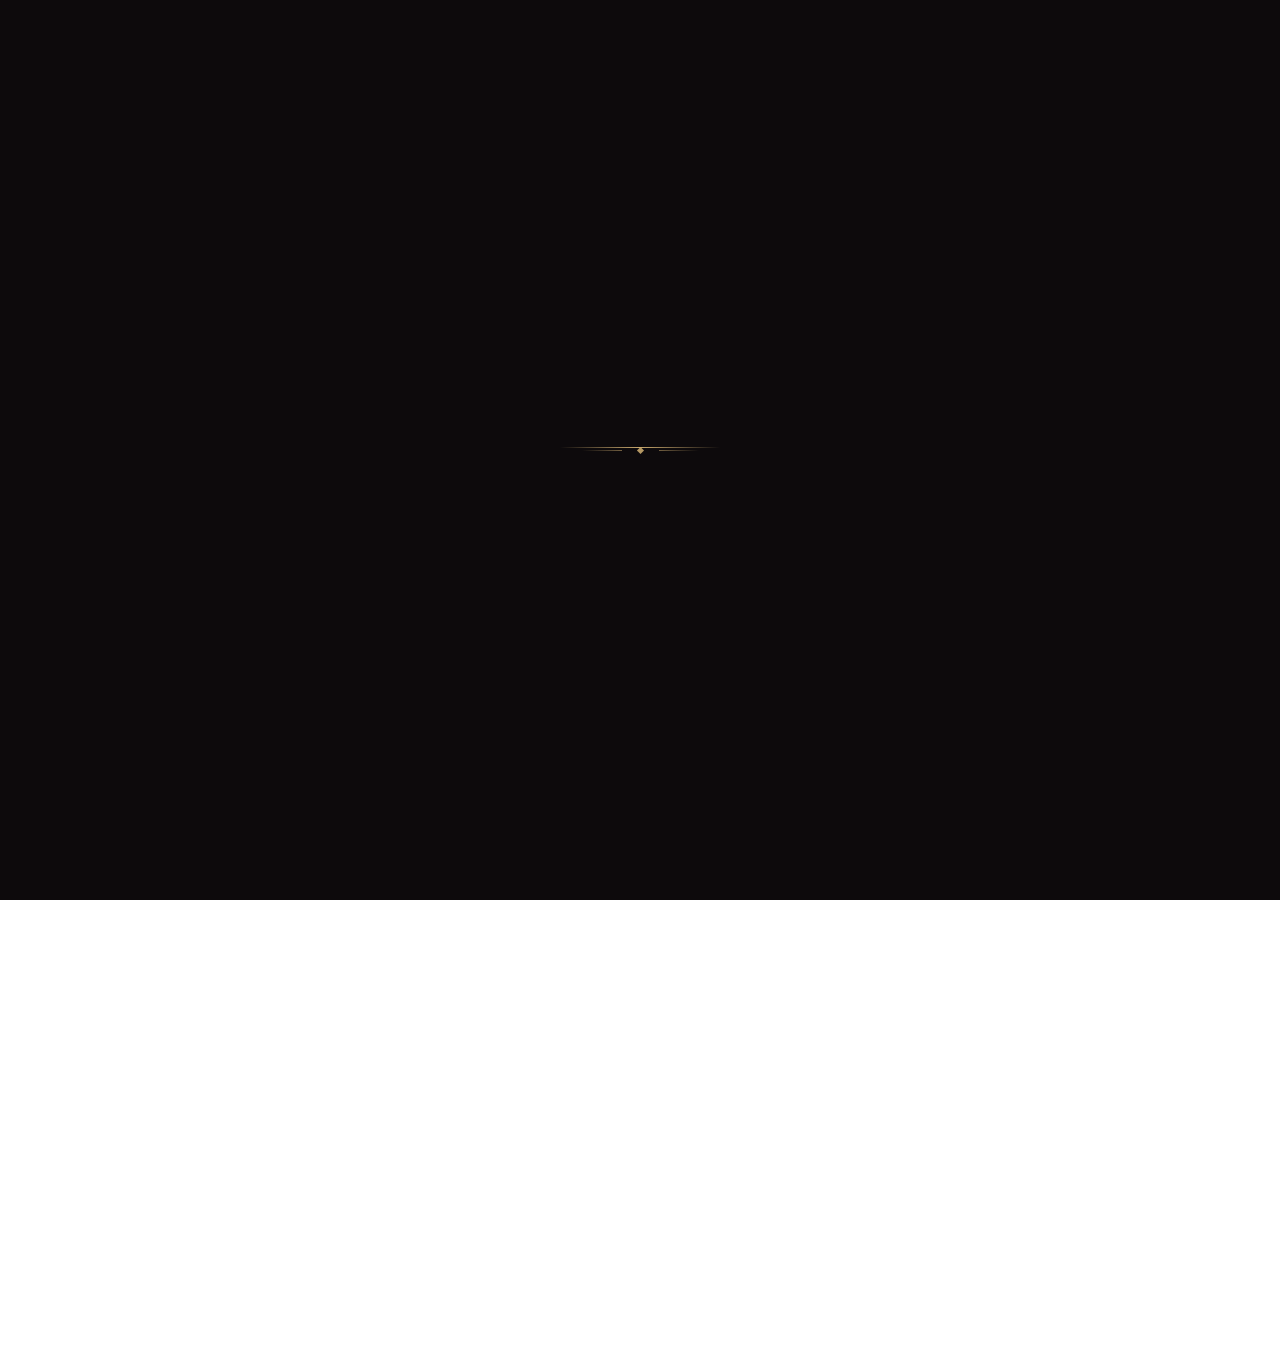
<file: contact.html>
<!DOCTYPE html>
<html lang="en" dir="ltr">
<head>
  <meta charset="UTF-8" />
  <meta name="viewport" content="width=device-width, initial-scale=1.0" />
  <meta name="theme-color" content="#c94f7a" />

  <!-- SEO -->
  <title>Malaika Fabrics — Premium Women's 3-Piece Suits | Pinkest Blossom Collection</title>
  <meta name="description" content="Discover exquisite women's 3-piece suits by Malaika Fabrics. Shop our Pinkest Blossom collection of luxury embroidered, printed, and formal ensembles. Order via WhatsApp with Cash on Delivery." />
  <meta name="keywords" content="women's 3-piece suits, Pakistani fashion, embroidered suits, Malaika Fabrics, luxury women's clothing, shalwar kameez" />

  <!-- Open Graph -->
  <meta property="og:title"       content="Malaika Fabrics — Premium Women's Fashion" />
  <meta property="og:description" content="Exquisite women's 3-piece suits. Pinkest Blossom collection — crafted with luxury, worn with grace." />
  <meta property="og:type"        content="website" />
  <meta property="og:locale"      content="en_PK" />

  <!-- Preconnect Google Fonts -->
  <link rel="preconnect" href="https://fonts.googleapis.com" />
  <link rel="preconnect" href="https://fonts.gstatic.com" crossorigin />
  <link
    href="https://fonts.googleapis.com/css2?family=Cormorant+Garamond:ital,wght@0,300;0,400;0,500;1,300;1,400&family=Playfair+Display:wght@400;500;600&family=Inter:wght@300;400;500;600&display=swap"
    rel="stylesheet"
  />

  <!-- CSS — loaded in dependency order -->
  <link rel="stylesheet" href="css/variables.css" />
  <link rel="stylesheet" href="css/reset.css" />
  <link rel="stylesheet" href="css/intro.css" />
  <link rel="stylesheet" href="css/store.css" />
  <link rel="stylesheet" href="css/products.css" />
  <link rel="stylesheet" href="css/modal.css" />
  <link rel="stylesheet" href="css/order.css" />
  <link rel="stylesheet" href="css/responsive.css" />

  <!-- Favicon placeholder -->
  <link rel="icon" type="image/svg+xml" href="data:image/svg+xml,%3Csvg xmlns='http://www.w3.org/2000/svg' viewBox='0 0 32 32'%3E%3Ccircle cx='16' cy='16' r='15' fill='%23c94f7a' opacity='0.15' stroke='%23c94f7a' stroke-width='1.5'/%3E%3Ctext x='16' y='22' font-size='16' text-anchor='middle' fill='%23c94f7a' font-family='serif'%3EM%3C/text%3E%3C/svg%3E" />
</head>
<body>

<!-- ══════════════════════════════════════════════════════════
     INTRO — Full-screen animated reveal
═══════════════════════════════════════════════════════════ -->
<div id="intro" role="presentation" aria-hidden="true">
  
    <!-- Expanding line -->
    <div class="intro__line" aria-hidden="true"></div>

    <!-- Ornament row -->
    <div class="intro__ornament" aria-hidden="true">
      <div class="intro__ornament-line"></div>
      <div class="intro__ornament-diamond"></div>
      <div class="intro__ornament-line intro__ornament-line--right"></div>
    </div>

  </div>

  <!-- Skip button -->
  <button id="intro-skip" aria-label="Skip intro animation">Skip</button>
</div>


<!-- ══════════════════════════════════════════════════════════
     MAIN STORE
═══════════════════════════════════════════════════════════ -->
<div id="store">

  <!-- ── Navigation ── -->
  <header role="banner" class="header">
    <nav class="nav" aria-label="Main navigation">
      <a class="nav__logo" href="#" aria-label="Malaika Fabrics — Home">
        <div class="nav__logo-mark" aria-hidden="true">
          <svg viewBox="0 0 32 32" fill="none" xmlns="http://www.w3.org/2000/svg" width="20" height="20">
            <circle cx="16" cy="16" r="14" stroke="var(--theme-brand)" stroke-width="1" fill="none" opacity="0.6"/>
            <ellipse cx="16" cy="5"  rx="2" ry="4" fill="var(--theme-accent)" opacity="0.6" transform="rotate(0 16 16)"/>
            <ellipse cx="16" cy="5"  rx="2" ry="4" fill="var(--theme-accent)" opacity="0.5" transform="rotate(60 16 16)"/>
            <ellipse cx="16" cy="5"  rx="2" ry="4" fill="var(--theme-accent)" opacity="0.5" transform="rotate(120 16 16)"/>
            <ellipse cx="16" cy="5"  rx="2" ry="4" fill="var(--theme-accent)" opacity="0.4" transform="rotate(180 16 16)"/>
            <ellipse cx="16" cy="5"  rx="2" ry="4" fill="var(--theme-accent)" opacity="0.4" transform="rotate(240 16 16)"/>
            <ellipse cx="16" cy="5"  rx="2" ry="4" fill="var(--theme-accent)" opacity="0.4" transform="rotate(300 16 16)"/>
            <circle cx="16" cy="16" r="3" fill="var(--theme-brand)" opacity="0.8"/>
          </svg>
        </div>
        <span class="nav__brand">Malaika Fabrics</span>
      </a>

      <div class="nav__actions">
        <a class="nav__link" href="index.html">Home</a>
        <a class="nav__link" href="collections.html">Collections</a>
        <a class="nav__link" href="wholesale.html">Wholesale</a>
        <a class="nav__link" href="products.html">All Products</a>
        <a class="nav__link nav__link--primary" href="contact.html">Contact Us</a>
      </div>
    </nav>
  </header>

  <main role="main" style="padding: calc(var(--header-height) + var(--space-xl)) var(--space-md) var(--space-xxl);">
    <div class="collection__header" style="padding-top: var(--space-xl);">
      <p class="collection__label">Get In Touch</p>
      <h1 class="collection__title" style="color: var(--theme-brand);">Contact Us</h1>
      <p class="collection__subtitle" style="max-width: 600px; margin: 0 auto;">
        We're here to assist you. Reach out for any questions regarding our collections, your orders, or custom fitting requests.
      </p>
    </div>

    <!-- Contact Info & Form Placeholder -->
    <div style="max-width: 1000px; margin: var(--space-xl) auto 0; display: grid; grid-template-columns: repeat(auto-fit, minmax(300px, 1fr)); gap: var(--space-xl);">
      
      <!-- Contact Info -->
      <div style="padding: var(--space-xl); background: var(--theme-surface-light); border-radius: var(--radius-lg); border: 1px solid var(--theme-border);">
        <h3 style="font-family: var(--font-serif); font-size: 1.5rem; color: var(--theme-brand); margin-bottom: var(--space-md);">Customer Service</h3>
        <p style="color: var(--theme-text-primary); margin-bottom: var(--space-md);">We aim to respond to all inquiries within 24 hours.</p>
        
        <div style="margin-bottom: var(--space-md);">
          <strong style="color: var(--theme-text-primary); display: block;">Email</strong>
          <a href="mailto:hello@malaikafabrics.com" style="color: var(--theme-brand); text-decoration: none;">hello@malaikafabrics.com</a>
        </div>
        
        <div>
          <strong style="color: var(--theme-text-primary); display: block;">WhatsApp</strong>
          <a href="https://wa.me/923001234567" style="color: var(--theme-brand); text-decoration: none;">+92 300 1234567</a>
        </div>
      </div>

      <!-- Contact Form -->
      <div style="padding: var(--space-xl); background: var(--white); border-radius: var(--radius-lg); border: 1px solid var(--theme-border);">
        <form style="display: flex; flex-direction: column; gap: var(--space-md);">
          <div>
            <label style="display: block; margin-bottom: var(--space-xs); font-family: var(--font-sans); color: var(--theme-text-primary);">Name</label>
            <input type="text" style="width: 100%; padding: 12px; border: 1px solid var(--theme-border); border-radius: var(--radius-sm); background: var(--white);" placeholder="Enter your name">
          </div>
          <div>
            <label style="display: block; margin-bottom: var(--space-xs); font-family: var(--font-sans); color: var(--theme-text-primary);">Email</label>
            <input type="email" style="width: 100%; padding: 12px; border: 1px solid var(--theme-border); border-radius: var(--radius-sm); background: var(--white);" placeholder="Enter your email">
          </div>
          <div>
            <label style="display: block; margin-bottom: var(--space-xs); font-family: var(--font-sans); color: var(--theme-text-primary);">Message</label>
            <textarea style="width: 100%; padding: 12px; border: 1px solid var(--theme-border); border-radius: var(--radius-sm); background: var(--white); min-height: 120px;" placeholder="How can we help you?"></textarea>
          </div>
          <button type="button" style="padding: 16px; background: var(--theme-brand); color: var(--white); border: none; border-radius: var(--radius-sm); font-weight: 500; font-family: var(--font-sans); cursor: pointer; transition: opacity var(--duration-fast) ease;">Send Message</button>
        </form>
      </div>

    </div>
  </main>

  <!-- ── Footer ── -->
  <footer id="contact" class="footer" role="contentinfo">
    <div class="footer__3d-wrapper">
      <div class="footer__inner">
        <div class="footer__brand-col">
          <div class="footer__logo">
            <div class="footer__logo-mark" aria-hidden="true">
              <svg viewBox="0 0 28 28" fill="none" xmlns="http://www.w3.org/2000/svg" width="18" height="18">
                <circle cx="14" cy="14" r="12" stroke="var(--theme-brand)" stroke-width="1" fill="none" opacity="0.6"/>
                <ellipse cx="14" cy="5"  rx="1.8" ry="3.5" fill="var(--theme-accent)" opacity="0.7" transform="rotate(0 14 14)"/>
                <ellipse cx="14" cy="5"  rx="1.8" ry="3.5" fill="var(--theme-accent)" opacity="0.5" transform="rotate(60 14 14)"/>
                <ellipse cx="14" cy="5"  rx="1.8" ry="3.5" fill="var(--theme-accent)" opacity="0.5" transform="rotate(120 14 14)"/>
                <ellipse cx="14" cy="5"  rx="1.8" ry="3.5" fill="var(--theme-accent)" opacity="0.4" transform="rotate(180 14 14)"/>
                <ellipse cx="14" cy="5"  rx="1.8" ry="3.5" fill="var(--theme-accent)" opacity="0.4" transform="rotate(240 14 14)"/>
                <ellipse cx="14" cy="5"  rx="1.8" ry="3.5" fill="var(--theme-accent)" opacity="0.4" transform="rotate(300 14 14)"/>
              </svg>
            </div>
            <span class="footer__name">Malaika Fabrics</span>
          </div>
          <p class="footer__tagline">
            Premium women's fashion — crafted with elegance, delivered with care.
          </p>
        </div>

        <div class="footer__col">
          <p class="footer__heading">Navigation</p>
          <div class="footer__links">
            <a href="index.html" class="footer__link">Home</a>
            <a href="collections.html" class="footer__link">Collections</a>
            <a href="wholesale.html" class="footer__link">Wholesale</a>
            <a href="products.html" class="footer__link">All Products</a>
            <a href="contact.html" class="footer__link">Contact Us</a>
          </div>
        </div>

        <div class="footer__col footer__contact">
          <p class="footer__heading">Contact Us</p>
          <p>Order via WhatsApp for the fastest response.</p>
          <div class="footer__links">
            <a id="footer-email" href="mailto:hello@malaikafabrics.com" class="footer__link">hello@malaikafabrics.com</a>
            <a id="footer-wa" href="https://wa.me/923001234567" class="footer__link">WhatsApp Us</a>
          </div>
        </div>
      </div>

      <div class="footer__bottom">
        <span>© 2024 Malaika Fabrics. All rights reserved.</span>
        <span>Made with <span class="footer__heart">♥</span> for Pakistani fashion</span>
      </div>
    </div>
  </footer>

</div><!-- /store -->


<!-- ══════════════════════════════════════════════════════════
     PRODUCT DETAIL MODAL
═══════════════════════════════════════════════════════════ -->
<div
  id="product-modal-backdrop"
  class="modal-backdrop"
  role="dialog"
  aria-modal="true"
  aria-label="Product details"
>
  <div class="modal" role="document">
    <!-- Populated dynamically by productModal.js -->
  </div>
</div>


<!-- ══════════════════════════════════════════════════════════
     ORDER FORM OVERLAY
═══════════════════════════════════════════════════════════ -->
<div
  id="order-overlay"
  class="order-overlay"
  role="dialog"
  aria-modal="true"
  aria-label="Place your order"
>
  <div class="order-panel" role="document">
    <!-- Populated dynamically by order.js -->
  </div>
</div>


<!-- ══════════════════════════════════════════════════════════
     SCRIPTS — loaded in dependency order
═══════════════════════════════════════════════════════════ -->
<script src="js/config.js"></script>
<script src="js/products.js"></script>
<script src="js/productModal.js"></script>
<script src="js/order.js"></script>
<script src="js/store.js"></script>
<script src="js/heroSlider.js"></script>
<script src="js/intro.js"></script>

<!-- Footer link update from config -->
<script>
  (function() {
    const cfg = window.MF_CONFIG;
    if (!cfg) return;
    
    const waUrl = `https://wa.me/${cfg.WHATSAPP_NUMBER_LINK}?text=${encodeURIComponent(cfg.WHATSAPP_MESSAGE)}`;

    const waLink = document.getElementById('footer-wa');
    if (waLink) {
      waLink.href = waUrl;
      waLink.textContent = cfg.WHATSAPP_NUMBER_DISPLAY;
    }
    const headerWaLink = document.getElementById('header-contact-wa');
    if (headerWaLink) {
      headerWaLink.href = waUrl;
    }
    const floatingWaLink = document.getElementById('floating-wa');
    if (floatingWaLink) {
      floatingWaLink.href = waUrl;
    }
    const emailLink = document.getElementById('footer-email');
    if (emailLink && cfg.STORE_EMAIL) {
      emailLink.href = `mailto:${cfg.STORE_EMAIL}`;
      emailLink.textContent = cfg.STORE_EMAIL;
    }
  })();
</script>

</body>
</html>
</file>
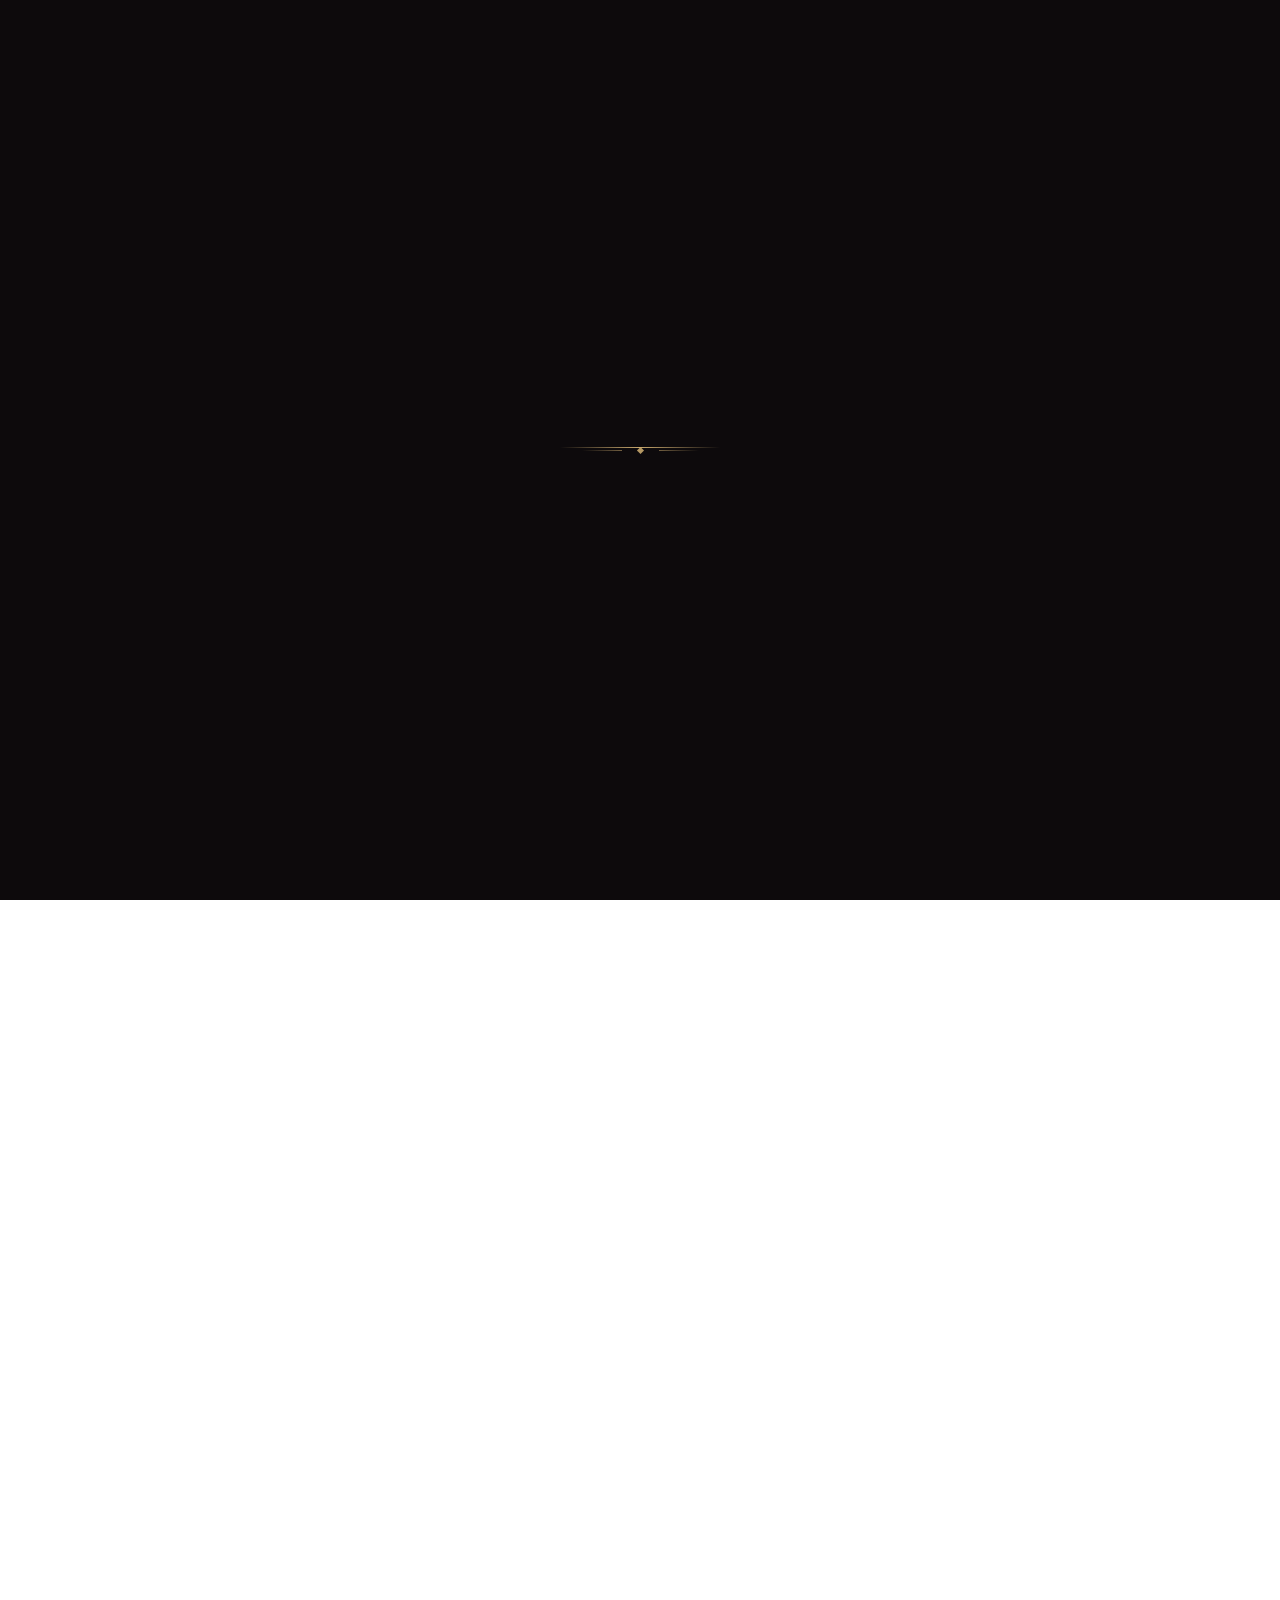
<file: products.html>
<!DOCTYPE html>
<html lang="en" dir="ltr">
<head>
  <meta charset="UTF-8" />
  <meta name="viewport" content="width=device-width, initial-scale=1.0" />
  <meta name="theme-color" content="#c94f7a" />

  <!-- SEO -->
  <title>Malaika Fabrics — Premium Women's 3-Piece Suits | Pinkest Blossom Collection</title>
  <meta name="description" content="Discover exquisite women's 3-piece suits by Malaika Fabrics. Shop our Pinkest Blossom collection of luxury embroidered, printed, and formal ensembles. Order via WhatsApp with Cash on Delivery." />
  <meta name="keywords" content="women's 3-piece suits, Pakistani fashion, embroidered suits, Malaika Fabrics, luxury women's clothing, shalwar kameez" />

  <!-- Open Graph -->
  <meta property="og:title"       content="Malaika Fabrics — Premium Women's Fashion" />
  <meta property="og:description" content="Exquisite women's 3-piece suits. Pinkest Blossom collection — crafted with luxury, worn with grace." />
  <meta property="og:type"        content="website" />
  <meta property="og:locale"      content="en_PK" />

  <!-- Preconnect Google Fonts -->
  <link rel="preconnect" href="https://fonts.googleapis.com" />
  <link rel="preconnect" href="https://fonts.gstatic.com" crossorigin />
  <link
    href="https://fonts.googleapis.com/css2?family=Cormorant+Garamond:ital,wght@0,300;0,400;0,500;1,300;1,400&family=Playfair+Display:wght@400;500;600&family=Inter:wght@300;400;500;600&display=swap"
    rel="stylesheet"
  />

  <!-- CSS — loaded in dependency order -->
  <link rel="stylesheet" href="css/variables.css" />
  <link rel="stylesheet" href="css/reset.css" />
  <link rel="stylesheet" href="css/intro.css" />
  <link rel="stylesheet" href="css/store.css" />
  <link rel="stylesheet" href="css/products.css" />
  <link rel="stylesheet" href="css/modal.css" />
  <link rel="stylesheet" href="css/order.css" />
  <link rel="stylesheet" href="css/responsive.css" />

  <!-- Favicon placeholder -->
  <link rel="icon" type="image/svg+xml" href="data:image/svg+xml,%3Csvg xmlns='http://www.w3.org/2000/svg' viewBox='0 0 32 32'%3E%3Ccircle cx='16' cy='16' r='15' fill='%23c94f7a' opacity='0.15' stroke='%23c94f7a' stroke-width='1.5'/%3E%3Ctext x='16' y='22' font-size='16' text-anchor='middle' fill='%23c94f7a' font-family='serif'%3EM%3C/text%3E%3C/svg%3E" />
</head>
<body>

<!-- ══════════════════════════════════════════════════════════
     INTRO — Full-screen animated reveal
═══════════════════════════════════════════════════════════ -->
<div id="intro" role="presentation" aria-hidden="true">
  
    <div class="intro__line" aria-hidden="true"></div>

    <!-- Ornament row -->
    <div class="intro__ornament" aria-hidden="true">
      <div class="intro__ornament-line"></div>
      <div class="intro__ornament-diamond"></div>
      <div class="intro__ornament-line intro__ornament-line--right"></div>
    </div>

  </div>

  <!-- Skip button -->
  <button id="intro-skip" aria-label="Skip intro animation">Skip</button>
</div>


<!-- ══════════════════════════════════════════════════════════
     MAIN STORE
═══════════════════════════════════════════════════════════ -->
<div id="store">

  <!-- ── Navigation ── -->
  <header role="banner" class="header">
    <nav class="nav" aria-label="Main navigation">
      <a class="nav__logo" href="#" aria-label="Malaika Fabrics — Home">
        <div class="nav__logo-mark" aria-hidden="true">
          <svg viewBox="0 0 32 32" fill="none" xmlns="http://www.w3.org/2000/svg" width="20" height="20">
            <circle cx="16" cy="16" r="14" stroke="var(--theme-brand)" stroke-width="1" fill="none" opacity="0.6"/>
            <ellipse cx="16" cy="5"  rx="2" ry="4" fill="var(--theme-accent)" opacity="0.6" transform="rotate(0 16 16)"/>
            <ellipse cx="16" cy="5"  rx="2" ry="4" fill="var(--theme-accent)" opacity="0.5" transform="rotate(60 16 16)"/>
            <ellipse cx="16" cy="5"  rx="2" ry="4" fill="var(--theme-accent)" opacity="0.5" transform="rotate(120 16 16)"/>
            <ellipse cx="16" cy="5"  rx="2" ry="4" fill="var(--theme-accent)" opacity="0.4" transform="rotate(180 16 16)"/>
            <ellipse cx="16" cy="5"  rx="2" ry="4" fill="var(--theme-accent)" opacity="0.4" transform="rotate(240 16 16)"/>
            <ellipse cx="16" cy="5"  rx="2" ry="4" fill="var(--theme-accent)" opacity="0.4" transform="rotate(300 16 16)"/>
            <circle cx="16" cy="16" r="3" fill="var(--theme-brand)" opacity="0.8"/>
          </svg>
        </div>
        <span class="nav__brand">Malaika Fabrics</span>
      </a>

      <div class="nav__actions">
        <a class="nav__link" href="index.html">Home</a>
        <a class="nav__link" href="collections.html">Collections</a>
        <a class="nav__link" href="wholesale.html">Wholesale</a>
        <a class="nav__link" href="products.html">All Products</a>
        <a class="nav__link nav__link--primary" href="contact.html">Contact Us</a>
      </div>
    </nav>
  </header>

  <main id="collection" role="main" style="padding-top: calc(var(--header-height) + var(--space-xl));">
    <section class="collection" aria-label="Product collection">
      <!-- Section Header -->
      <div class="collection__header">
        <p class="collection__label">Complete Catalog</p>
        <h1 class="collection__title" style="color: var(--theme-brand);">All Products</h1>
        <p class="collection__subtitle">
          Browse our entire range of premium women's 3-piece suits. Elegant, sophisticated, and perfectly crafted.
        </p>
      </div>

      <!-- Product Grid — populated by store.js -->
      <div
        class="product-grid"
        id="product-grid"
        role="list"
        aria-label="Available products"
      ></div>
    </section>
  </main>

  <!-- ── Footer ── -->
  <footer id="contact" class="footer" role="contentinfo">
    <div class="footer__3d-wrapper">
      <div class="footer__inner">
        <div class="footer__brand-col">
          <div class="footer__logo">
            <div class="footer__logo-mark" aria-hidden="true">
              <svg viewBox="0 0 28 28" fill="none" xmlns="http://www.w3.org/2000/svg" width="18" height="18">
                <circle cx="14" cy="14" r="12" stroke="var(--theme-brand)" stroke-width="1" fill="none" opacity="0.6"/>
                <ellipse cx="14" cy="5"  rx="1.8" ry="3.5" fill="var(--theme-accent)" opacity="0.7" transform="rotate(0 14 14)"/>
                <ellipse cx="14" cy="5"  rx="1.8" ry="3.5" fill="var(--theme-accent)" opacity="0.5" transform="rotate(60 14 14)"/>
                <ellipse cx="14" cy="5"  rx="1.8" ry="3.5" fill="var(--theme-accent)" opacity="0.5" transform="rotate(120 14 14)"/>
                <ellipse cx="14" cy="5"  rx="1.8" ry="3.5" fill="var(--theme-accent)" opacity="0.4" transform="rotate(180 14 14)"/>
                <ellipse cx="14" cy="5"  rx="1.8" ry="3.5" fill="var(--theme-accent)" opacity="0.4" transform="rotate(240 14 14)"/>
                <ellipse cx="14" cy="5"  rx="1.8" ry="3.5" fill="var(--theme-accent)" opacity="0.4" transform="rotate(300 14 14)"/>
              </svg>
            </div>
            <span class="footer__name">Malaika Fabrics</span>
          </div>
          <p class="footer__tagline">
            Premium women's fashion — crafted with elegance, delivered with care.
          </p>
        </div>

        <div class="footer__col">
          <p class="footer__heading">Navigation</p>
          <div class="footer__links">
            <a href="index.html" class="footer__link">Home</a>
            <a href="collections.html" class="footer__link">Collections</a>
            <a href="wholesale.html" class="footer__link">Wholesale</a>
            <a href="products.html" class="footer__link">All Products</a>
            <a href="contact.html" class="footer__link">Contact Us</a>
          </div>
        </div>

        <div class="footer__col footer__contact">
          <p class="footer__heading">Contact Us</p>
          <p>Order via WhatsApp for the fastest response.</p>
          <div class="footer__links">
            <a id="footer-email" href="mailto:hello@malaikafabrics.com" class="footer__link">hello@malaikafabrics.com</a>
            <a id="footer-wa" href="https://wa.me/923001234567" class="footer__link">WhatsApp Us</a>
          </div>
        </div>
      </div>

      <div class="footer__bottom">
        <span>© 2024 Malaika Fabrics. All rights reserved.</span>
        <span>Made with <span class="footer__heart">♥</span> for Pakistani fashion</span>
      </div>
    </div>
  </footer>

</div><!-- /store -->


<!-- ══════════════════════════════════════════════════════════
     PRODUCT DETAIL MODAL
═══════════════════════════════════════════════════════════ -->
<div
  id="product-modal-backdrop"
  class="modal-backdrop"
  role="dialog"
  aria-modal="true"
  aria-label="Product details"
>
  <div class="modal" role="document">
    <!-- Populated dynamically by productModal.js -->
  </div>
</div>


<!-- ══════════════════════════════════════════════════════════
     ORDER FORM OVERLAY
═══════════════════════════════════════════════════════════ -->
<div
  id="order-overlay"
  class="order-overlay"
  role="dialog"
  aria-modal="true"
  aria-label="Place your order"
>
  <div class="order-panel" role="document">
    <!-- Populated dynamically by order.js -->
  </div>
</div>


<!-- ══════════════════════════════════════════════════════════
     SCRIPTS — loaded in dependency order
═══════════════════════════════════════════════════════════ -->
<script src="js/config.js"></script>
<script src="js/products.js"></script>
<script src="js/productModal.js"></script>
<script src="js/order.js"></script>
<script src="js/store.js"></script>
<script src="js/heroSlider.js"></script>
<script src="js/intro.js"></script>

<!-- Footer link update from config -->
<script>
  (function() {
    const cfg = window.MF_CONFIG;
    if (!cfg) return;
    
    const waUrl = `https://wa.me/${cfg.WHATSAPP_NUMBER_LINK}?text=${encodeURIComponent(cfg.WHATSAPP_MESSAGE)}`;

    const waLink = document.getElementById('footer-wa');
    if (waLink) {
      waLink.href = waUrl;
      waLink.textContent = cfg.WHATSAPP_NUMBER_DISPLAY;
    }
    const headerWaLink = document.getElementById('header-contact-wa');
    if (headerWaLink) {
      headerWaLink.href = waUrl;
    }
    const floatingWaLink = document.getElementById('floating-wa');
    if (floatingWaLink) {
      floatingWaLink.href = waUrl;
    }
    const emailLink = document.getElementById('footer-email');
    if (emailLink && cfg.STORE_EMAIL) {
      emailLink.href = `mailto:${cfg.STORE_EMAIL}`;
      emailLink.textContent = cfg.STORE_EMAIL;
    }
  })();
</script>

</body>
</html>
</file>
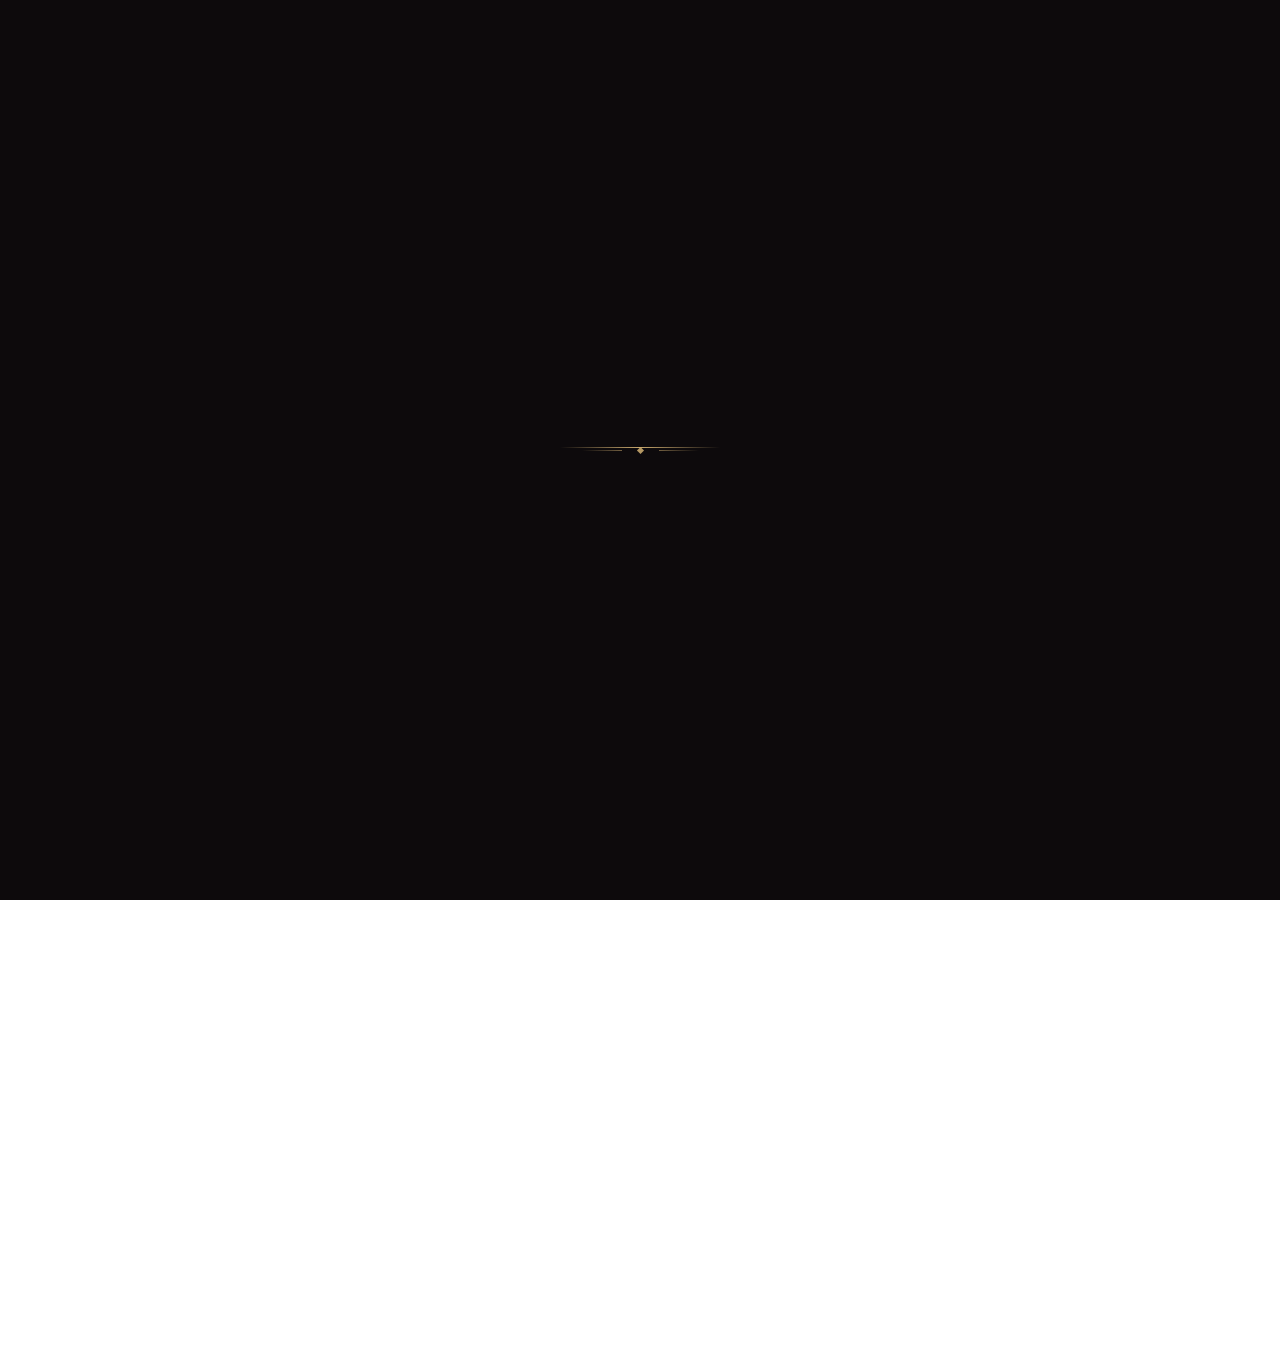
<file: wholesale.html>
<!DOCTYPE html>
<html lang="en" dir="ltr">
<head>
  <meta charset="UTF-8" />
  <meta name="viewport" content="width=device-width, initial-scale=1.0" />
  <meta name="theme-color" content="#c94f7a" />

  <!-- SEO -->
  <title>Malaika Fabrics — Premium Women's 3-Piece Suits | Pinkest Blossom Collection</title>
  <meta name="description" content="Discover exquisite women's 3-piece suits by Malaika Fabrics. Shop our Pinkest Blossom collection of luxury embroidered, printed, and formal ensembles. Order via WhatsApp with Cash on Delivery." />
  <meta name="keywords" content="women's 3-piece suits, Pakistani fashion, embroidered suits, Malaika Fabrics, luxury women's clothing, shalwar kameez" />

  <!-- Open Graph -->
  <meta property="og:title"       content="Malaika Fabrics — Premium Women's Fashion" />
  <meta property="og:description" content="Exquisite women's 3-piece suits. Pinkest Blossom collection — crafted with luxury, worn with grace." />
  <meta property="og:type"        content="website" />
  <meta property="og:locale"      content="en_PK" />

  <!-- Preconnect Google Fonts -->
  <link rel="preconnect" href="https://fonts.googleapis.com" />
  <link rel="preconnect" href="https://fonts.gstatic.com" crossorigin />
  <link
    href="https://fonts.googleapis.com/css2?family=Cormorant+Garamond:ital,wght@0,300;0,400;0,500;1,300;1,400&family=Playfair+Display:wght@400;500;600&family=Inter:wght@300;400;500;600&display=swap"
    rel="stylesheet"
  />

  <!-- CSS — loaded in dependency order -->
  <link rel="stylesheet" href="css/variables.css" />
  <link rel="stylesheet" href="css/reset.css" />
  <link rel="stylesheet" href="css/intro.css" />
  <link rel="stylesheet" href="css/store.css" />
  <link rel="stylesheet" href="css/products.css" />
  <link rel="stylesheet" href="css/modal.css" />
  <link rel="stylesheet" href="css/order.css" />
  <link rel="stylesheet" href="css/responsive.css" />

  <!-- Favicon placeholder -->
  <link rel="icon" type="image/svg+xml" href="data:image/svg+xml,%3Csvg xmlns='http://www.w3.org/2000/svg' viewBox='0 0 32 32'%3E%3Ccircle cx='16' cy='16' r='15' fill='%23c94f7a' opacity='0.15' stroke='%23c94f7a' stroke-width='1.5'/%3E%3Ctext x='16' y='22' font-size='16' text-anchor='middle' fill='%23c94f7a' font-family='serif'%3EM%3C/text%3E%3C/svg%3E" />
</head>
<body>

<!-- ══════════════════════════════════════════════════════════
     INTRO — Full-screen animated reveal
═══════════════════════════════════════════════════════════ -->
<div id="intro" role="presentation" aria-hidden="true">
  
    <!-- Expanding line -->
    <div class="intro__line" aria-hidden="true"></div>

    <!-- Ornament row -->
    <div class="intro__ornament" aria-hidden="true">
      <div class="intro__ornament-line"></div>
      <div class="intro__ornament-diamond"></div>
      <div class="intro__ornament-line intro__ornament-line--right"></div>
    </div>

  </div>

  <!-- Skip button -->
  <button id="intro-skip" aria-label="Skip intro animation">Skip</button>
</div>


<!-- ══════════════════════════════════════════════════════════
     MAIN STORE
═══════════════════════════════════════════════════════════ -->
<div id="store">

  <!-- ── Navigation ── -->
  <header role="banner" class="header">
    <nav class="nav" aria-label="Main navigation">
      <a class="nav__logo" href="#" aria-label="Malaika Fabrics — Home">
        <div class="nav__logo-mark" aria-hidden="true">
          <svg viewBox="0 0 32 32" fill="none" xmlns="http://www.w3.org/2000/svg" width="20" height="20">
            <circle cx="16" cy="16" r="14" stroke="var(--theme-brand)" stroke-width="1" fill="none" opacity="0.6"/>
            <ellipse cx="16" cy="5"  rx="2" ry="4" fill="var(--theme-accent)" opacity="0.6" transform="rotate(0 16 16)"/>
            <ellipse cx="16" cy="5"  rx="2" ry="4" fill="var(--theme-accent)" opacity="0.5" transform="rotate(60 16 16)"/>
            <ellipse cx="16" cy="5"  rx="2" ry="4" fill="var(--theme-accent)" opacity="0.5" transform="rotate(120 16 16)"/>
            <ellipse cx="16" cy="5"  rx="2" ry="4" fill="var(--theme-accent)" opacity="0.4" transform="rotate(180 16 16)"/>
            <ellipse cx="16" cy="5"  rx="2" ry="4" fill="var(--theme-accent)" opacity="0.4" transform="rotate(240 16 16)"/>
            <ellipse cx="16" cy="5"  rx="2" ry="4" fill="var(--theme-accent)" opacity="0.4" transform="rotate(300 16 16)"/>
            <circle cx="16" cy="16" r="3" fill="var(--theme-brand)" opacity="0.8"/>
          </svg>
        </div>
        <span class="nav__brand">Malaika Fabrics</span>
      </a>

      <div class="nav__actions">
        <a class="nav__link" href="index.html">Home</a>
        <a class="nav__link" href="collections.html">Collections</a>
        <a class="nav__link" href="wholesale.html">Wholesale</a>
        <a class="nav__link" href="products.html">All Products</a>
        <a class="nav__link nav__link--primary" href="contact.html">Contact Us</a>
      </div>
    </nav>
  </header>

  <main role="main" style="padding: calc(var(--header-height) + var(--space-xl)) var(--space-md) var(--space-xxl);">
    <div class="collection__header" style="padding-top: var(--space-xl);">
      <p class="collection__label">Partner With Us</p>
      <h1 class="collection__title" style="color: var(--theme-brand);">Wholesale Inquiries</h1>
      <p class="collection__subtitle" style="max-width: 600px; margin: 0 auto;">
        Join our growing network of premium retailers. We offer competitive wholesale pricing for bulk orders of our luxury 3-piece suits.
      </p>
    </div>

    <!-- Wholesale Contact Form Placeholder -->
    <div style="max-width: 600px; margin: var(--space-xl) auto 0; padding: var(--space-xl); background: var(--theme-surface-light); border-radius: var(--radius-lg); border: 1px solid var(--theme-border);">
      <form style="display: flex; flex-direction: column; gap: var(--space-md);">
        <div>
          <label style="display: block; margin-bottom: var(--space-xs); font-family: var(--font-sans); color: var(--theme-text-primary);">Business Name</label>
          <input type="text" style="width: 100%; padding: 12px; border: 1px solid var(--theme-border); border-radius: var(--radius-sm); background: var(--white);" placeholder="Enter your business name">
        </div>
        <div>
          <label style="display: block; margin-bottom: var(--space-xs); font-family: var(--font-sans); color: var(--theme-text-primary);">Email Address</label>
          <input type="email" style="width: 100%; padding: 12px; border: 1px solid var(--theme-border); border-radius: var(--radius-sm); background: var(--white);" placeholder="Enter your email">
        </div>
        <div>
          <label style="display: block; margin-bottom: var(--space-xs); font-family: var(--font-sans); color: var(--theme-text-primary);">Message (Order Quantity, Location)</label>
          <textarea style="width: 100%; padding: 12px; border: 1px solid var(--theme-border); border-radius: var(--radius-sm); background: var(--white); min-height: 120px;" placeholder="Tell us about your wholesale requirements..."></textarea>
        </div>
        <button type="button" style="padding: 16px; background: var(--theme-brand); color: var(--white); border: none; border-radius: var(--radius-sm); font-weight: 500; font-family: var(--font-sans); cursor: pointer; transition: opacity var(--duration-fast) ease;">Submit Inquiry</button>
      </form>
    </div>
  </main>

  <!-- ── Footer ── -->
  <footer id="contact" class="footer" role="contentinfo">
    <div class="footer__3d-wrapper">
      <div class="footer__inner">
        <div class="footer__brand-col">
          <div class="footer__logo">
            <div class="footer__logo-mark" aria-hidden="true">
              <svg viewBox="0 0 28 28" fill="none" xmlns="http://www.w3.org/2000/svg" width="18" height="18">
                <circle cx="14" cy="14" r="12" stroke="var(--theme-brand)" stroke-width="1" fill="none" opacity="0.6"/>
                <ellipse cx="14" cy="5"  rx="1.8" ry="3.5" fill="var(--theme-accent)" opacity="0.7" transform="rotate(0 14 14)"/>
                <ellipse cx="14" cy="5"  rx="1.8" ry="3.5" fill="var(--theme-accent)" opacity="0.5" transform="rotate(60 14 14)"/>
                <ellipse cx="14" cy="5"  rx="1.8" ry="3.5" fill="var(--theme-accent)" opacity="0.5" transform="rotate(120 14 14)"/>
                <ellipse cx="14" cy="5"  rx="1.8" ry="3.5" fill="var(--theme-accent)" opacity="0.4" transform="rotate(180 14 14)"/>
                <ellipse cx="14" cy="5"  rx="1.8" ry="3.5" fill="var(--theme-accent)" opacity="0.4" transform="rotate(240 14 14)"/>
                <ellipse cx="14" cy="5"  rx="1.8" ry="3.5" fill="var(--theme-accent)" opacity="0.4" transform="rotate(300 14 14)"/>
              </svg>
            </div>
            <span class="footer__name">Malaika Fabrics</span>
          </div>
          <p class="footer__tagline">
            Premium women's fashion — crafted with elegance, delivered with care.
          </p>
        </div>

        <div class="footer__col">
          <p class="footer__heading">Navigation</p>
          <div class="footer__links">
            <a href="index.html" class="footer__link">Home</a>
            <a href="collections.html" class="footer__link">Collections</a>
            <a href="wholesale.html" class="footer__link">Wholesale</a>
            <a href="products.html" class="footer__link">All Products</a>
            <a href="contact.html" class="footer__link">Contact Us</a>
          </div>
        </div>

        <div class="footer__col footer__contact">
          <p class="footer__heading">Contact Us</p>
          <p>Order via WhatsApp for the fastest response.</p>
          <div class="footer__links">
            <a id="footer-email" href="mailto:hello@malaikafabrics.com" class="footer__link">hello@malaikafabrics.com</a>
            <a id="footer-wa" href="https://wa.me/923001234567" class="footer__link">WhatsApp Us</a>
          </div>
        </div>
      </div>

      <div class="footer__bottom">
        <span>© 2024 Malaika Fabrics. All rights reserved.</span>
        <span>Made with <span class="footer__heart">♥</span> for Pakistani fashion</span>
      </div>
    </div>
  </footer>

</div><!-- /store -->


<!-- ══════════════════════════════════════════════════════════
     PRODUCT DETAIL MODAL
═══════════════════════════════════════════════════════════ -->
<div
  id="product-modal-backdrop"
  class="modal-backdrop"
  role="dialog"
  aria-modal="true"
  aria-label="Product details"
>
  <div class="modal" role="document">
    <!-- Populated dynamically by productModal.js -->
  </div>
</div>


<!-- ══════════════════════════════════════════════════════════
     ORDER FORM OVERLAY
═══════════════════════════════════════════════════════════ -->
<div
  id="order-overlay"
  class="order-overlay"
  role="dialog"
  aria-modal="true"
  aria-label="Place your order"
>
  <div class="order-panel" role="document">
    <!-- Populated dynamically by order.js -->
  </div>
</div>


<!-- ══════════════════════════════════════════════════════════
     SCRIPTS — loaded in dependency order
═══════════════════════════════════════════════════════════ -->
<script src="js/config.js"></script>
<script src="js/products.js"></script>
<script src="js/productModal.js"></script>
<script src="js/order.js"></script>
<script src="js/store.js"></script>
<script src="js/heroSlider.js"></script>
<script src="js/intro.js"></script>

<!-- Footer link update from config -->
<script>
  (function() {
    const cfg = window.MF_CONFIG;
    if (!cfg) return;
    
    const waUrl = `https://wa.me/${cfg.WHATSAPP_NUMBER_LINK}?text=${encodeURIComponent(cfg.WHATSAPP_MESSAGE)}`;

    const waLink = document.getElementById('footer-wa');
    if (waLink) {
      waLink.href = waUrl;
      waLink.textContent = cfg.WHATSAPP_NUMBER_DISPLAY;
    }
    const headerWaLink = document.getElementById('header-contact-wa');
    if (headerWaLink) {
      headerWaLink.href = waUrl;
    }
    const floatingWaLink = document.getElementById('floating-wa');
    if (floatingWaLink) {
      floatingWaLink.href = waUrl;
    }
    const emailLink = document.getElementById('footer-email');
    if (emailLink && cfg.STORE_EMAIL) {
      emailLink.href = `mailto:${cfg.STORE_EMAIL}`;
      emailLink.textContent = cfg.STORE_EMAIL;
    }
  })();
</script>

</body>
</html>
</file>
<file: css/variables.css>
/* ============================================================
   MALAIKA FABRICS — Design Tokens
   Pinkest Blossom Theme
   ============================================================ */

:root {
  /* ── Pinkest Blossom Palette ── */
  --pink-50:  #fff5f8;
  --pink-100: #ffeaf1;
  --pink-200: #fcd5e5;
  --pink-300: #f8b4cf;
  --pink-400: #f08ab3;
  --pink-500: #e06090;
  --pink-600: #c94f7a;
  --pink-700: #a83762;

  /* ── Gold / Warm Accent ── */
  --gold-light:  #e8d5a3;
  --gold:        #c9a96e;
  --gold-dark:   #a8833a;

  /* ── Neutral / Dark ── */
  --charcoal:    #1a1218;
  --dark:        #0d0a0c;
  --gray-800:    #2d2630;
  --gray-600:    #5c525a;
  --gray-400:    #9c8fa0;
  --gray-200:    #e8e0eb;
  --gray-100:    #f5f0f7;
  --white:       #ffffff;

  /* ── Semantic Tokens ── */
  --color-bg:          var(--white);
  --color-surface:     var(--pink-50);
  --color-brand:       var(--pink-600);
  --color-brand-light: var(--pink-300);
  --color-accent:      var(--gold);
  --color-text:        var(--charcoal);
  --color-text-muted:  var(--gray-600);
  --color-border:      var(--pink-200);

  /* ── Dynamic Theme Variables (Updated by JS) ── */
  --theme-bg:          var(--pink-50);
  --theme-surface-light: var(--pink-100);
  --theme-surface-dark:  var(--charcoal);
  --theme-glow-color:  rgba(201, 79, 122, 0.22);
  --theme-glow-strong: rgba(201, 79, 122, 0.45);
  --theme-accent:      var(--gold);
  --theme-brand:       var(--pink-600);
  --theme-text-primary: var(--charcoal);
  --theme-text-secondary: var(--gray-600);
  --theme-border:      var(--pink-200);
  --theme-header-bg:   rgba(255, 235, 242, 0.88);
  --theme-header-gradient: rgba(252, 220, 233, 0.6);

  /* ── Glow ── */
  --glow-soft:   0 0 24px 0 rgba(201, 79, 122, 0.14),
                 0 0 48px 0 rgba(201, 79, 122, 0.07);
  --glow-hover:  0 0 32px 4px rgba(201, 79, 122, 0.30),
                 0 0 64px 8px rgba(201, 79, 122, 0.15),
                 0 8px 32px rgba(0, 0, 0, 0.10);

  /* ── Typography ── */
  --font-serif:     'Cormorant Garamond', 'Georgia', serif;
  --font-display:   'Playfair Display', 'Georgia', serif;
  --font-body:      'Inter', -apple-system, BlinkMacSystemFont, sans-serif;

  /* ── Spacing ── */
  --space-xs:   4px;
  --space-sm:   8px;
  --space-md:   16px;
  --space-lg:   24px;
  --space-xl:   40px;
  --space-2xl:  64px;
  --space-3xl:  96px;

  /* ── Border Radius ── */
  --radius-sm:  6px;
  --radius-md:  12px;
  --radius-lg:  20px;
  --radius-xl:  32px;
  --radius-pill: 9999px;

  /* ── Transitions ── */
  --ease-out:      cubic-bezier(0.22, 1, 0.36, 1);
  --ease-in-out:   cubic-bezier(0.45, 0, 0.55, 1);
  --ease-spring:   cubic-bezier(0.34, 1.56, 0.64, 1);
  --duration-fast: 200ms;
  --duration-mid:  350ms;
  --duration-slow: 600ms;

  /* ── Z-index Layers ── */
  --z-base:    1;
  --z-card:    10;
  --z-nav:     100;
  --z-modal:   200;
  --z-overlay: 300;
  --z-intro:   400;
}
</file>
<file: css/intro.css>
/* ============================================================
   MALAIKA FABRICS — Animated Intro
   Premium Masked Reveal + Light Sweep + Cinematic Exit
   ============================================================ */

/* ── Intro Overlay ── */
#intro {
  position: fixed;
  inset: 0;
  z-index: 9999;
  background: var(--dark);
  display: flex;
  flex-direction: column;
  align-items: center;
  justify-content: center;
  overflow: hidden;
  will-change: clip-path, transform;
}

/* Premium exit: clip-path curtain lift + subtle depth movement
   The store is already rendered underneath — this reveals it */
#intro.intro-exit {
  animation: introExitReveal 1.2s cubic-bezier(0.65, 0, 0.35, 1) forwards;
  pointer-events: none;
}

@keyframes introExitReveal {
  0% {
    clip-path: inset(0 0 0 0);
    transform: translateY(0) scale(1);
    opacity: 1;
  }
  50% {
    clip-path: inset(0 0 40% 0);
    transform: translateY(-2%) scale(1.01);
    opacity: 0.8;
  }
  100% {
    clip-path: inset(0 0 100% 0);
    transform: translateY(-5%) scale(1.03);
    opacity: 0.3;
  }
}

/* ── Cinematic Image Sequence ── */
.intro__images {
  position: absolute;
  inset: 0;
  overflow: hidden;
  z-index: 1;
  background: var(--dark);
}

/* Base: hidden, waiting for reveal */
.intro__img-wrap {
  position: absolute;
  inset: 0;
  visibility: hidden;
  z-index: 1;
}

/* Visible state — no animation (for initial load of first image) */
.intro__img-wrap.active {
  visibility: visible;
  z-index: 2;
}

/* Premium clip-path reveal for subsequent images (applied by JS) */
.intro__img-wrap.intro-entering {
  animation: introImgClipReveal 1.3s cubic-bezier(0.65, 0, 0.35, 1) both;
}

@keyframes introImgClipReveal {
  0% {
    clip-path: inset(0 100% 0 0);
  }
  100% {
    clip-path: inset(0 0 0 0);
  }
}

/* Counter-parallax movement on the image during reveal */
.intro__img-wrap.intro-entering .intro__img {
  animation: introImgParallax 1.8s cubic-bezier(0.2, 0.8, 0.2, 1) both;
}

@keyframes introImgParallax {
  0% {
    transform: scale(1.12) translateX(4%);
  }
  100% {
    transform: scale(1.02);
  }
}

/* Exiting image: subtle shift away */
.intro__img-wrap.intro-exiting {
  visibility: visible;
  z-index: 1;
  animation: introImgExit 1s cubic-bezier(0.4, 0, 0.2, 1) both;
}

@keyframes introImgExit {
  0% {
    transform: scale(1) translateX(0);
    opacity: 1;
  }
  100% {
    transform: scale(0.98) translateX(-3%);
    opacity: 0.4;
  }
}

.intro__img {
  width: 100%;
  height: 100%;
  object-fit: cover;
  object-position: center 20%;
  transform: scale(1.02);
}

/* ── Ambient radial glow ── */
.intro__glow {
  position: absolute;
  width: 600px;
  height: 600px;
  border-radius: 50%;
  background: radial-gradient(circle, rgba(201,79,122,0.22) 0%, rgba(201,79,122,0.06) 50%, transparent 70%);
  animation: glowPulse 4s ease-in-out infinite;
  pointer-events: none;
}

@keyframes glowPulse {
  0%,100% { transform: scale(1); opacity: 0.7; }
  50%      { transform: scale(1.12); opacity: 1; }
}

/* ── Intro Center Content ── */
.intro__center {
  position: relative;
  display: flex;
  flex-direction: column;
  align-items: center;
  gap: var(--space-lg);
  text-align: center;
  z-index: 2;
}

/* ══════════════════════════════════════════════
   PREMIUM MASKED REVEAL — Brand Name Animation
   clip-path directional wipe → tracking expand → light sweep
══════════════════════════════════════════════ */

.intro__brand-text {
  display: flex;
  flex-direction: column;
  align-items: center;
  gap: 8px;
  margin: 0;
}

/* Each word: masked clip-path reveal from left */
.intro__brand-word {
  font-family: var(--font-serif);
  font-size: clamp(3rem, 8vw, 5rem);
  font-weight: 300;
  line-height: 1.1;
  color: var(--pink-100);
  letter-spacing: 0.06em;
  position: relative;
  overflow: hidden;
  display: inline-block;

  /* Start fully clipped (hidden from left) */
  clip-path: inset(0 100% 0 0);
  animation: maskedReveal 1.2s cubic-bezier(0.65, 0, 0.35, 1) forwards;
}

/* Stagger: "Malaika" first, then "Fabrics" */
.intro__brand-word:nth-child(1) {
  animation-delay: 0.5s;
}

.intro__brand-word:nth-child(2) {
  font-style: italic;
  font-size: clamp(2rem, 5vw, 3.5rem);
  color: var(--gold);
  animation-delay: 0.9s;
}

/* Masked directional reveal via clip-path + letter-spacing settle */
@keyframes maskedReveal {
  0% {
    clip-path: inset(0 100% 0 0);
    letter-spacing: 0.06em;
  }
  60% {
    clip-path: inset(0 0% 0 0);
    letter-spacing: 0.06em;
  }
  100% {
    clip-path: inset(0 0% 0 0);
    letter-spacing: 0.18em;
  }
}

/* Luminous light sweep across the text after reveal */
.intro__brand-word::after {
  content: '';
  position: absolute;
  inset: 0;
  background: linear-gradient(
    105deg,
    transparent 0%,
    transparent 35%,
    rgba(255, 255, 255, 0.45) 45%,
    rgba(255, 255, 255, 0.6) 50%,
    rgba(255, 255, 255, 0.45) 55%,
    transparent 65%,
    transparent 100%
  );
  transform: translateX(-120%);
  animation: lightSweep 0.8s cubic-bezier(0.4, 0, 0.2, 1) forwards;
  pointer-events: none;
}

.intro__brand-word:nth-child(1)::after {
  animation-delay: 1.4s;
}

.intro__brand-word:nth-child(2)::after {
  animation-delay: 1.7s;
}

@keyframes lightSweep {
  0% {
    transform: translateX(-120%);
  }
  100% {
    transform: translateX(120%);
  }
}

/* ── Divider line ── */
.intro__line {
  width: 0;
  height: 1px;
  background: linear-gradient(90deg, transparent, var(--gold), transparent);
  animation: lineExpand 0.8s var(--ease-out) 1.5s forwards;
}

@keyframes lineExpand {
  to { width: 160px; }
}

/* ── Thin ornamental bracket lines ── */
.intro__ornament {
  display: flex;
  align-items: center;
  gap: var(--space-md);
  opacity: 0;
  animation: fadeInSubtle 0.8s ease 1.8s forwards;
}

.intro__ornament-line {
  width: 40px;
  height: 1px;
  background: linear-gradient(90deg, transparent, rgba(201,169,110,0.6));
}

.intro__ornament-line--right {
  background: linear-gradient(90deg, rgba(201,169,110,0.6), transparent);
}

.intro__ornament-diamond {
  width: 5px;
  height: 5px;
  background: var(--gold);
  transform: rotate(45deg);
}

@keyframes fadeInSubtle {
  to { opacity: 0.9; }
}

/* ── Skip Button ── */
#intro-skip {
  position: absolute;
  bottom: 32px;
  right: 36px;
  font-family: var(--font-body);
  font-size: 0.72rem;
  letter-spacing: 0.25em;
  text-transform: uppercase;
  color: rgba(255,255,255,0.4);
  cursor: pointer;
  transition: color var(--duration-fast) ease, border-color var(--duration-fast) ease;
  z-index: 10;
  padding: 8px 16px;
  border: 1px solid rgba(255,255,255,0.1);
  border-radius: var(--radius-pill);
  background: transparent;
  opacity: 0;
  animation: fadeInSubtle 0.8s ease 1.2s forwards;
}

#intro-skip:hover {
  color: rgba(255,255,255,0.85);
  border-color: rgba(255,255,255,0.3);
}
</file>
<file: css/store.css>
/* ============================================================
   MALAIKA FABRICS — Main Store Layout
   ============================================================ */

/* ── Store wrapper (hidden until intro done) ── */
#store {
  opacity: 0;
  min-height: 100vh;
  background: var(--theme-bg);
  transition: opacity 0.8s ease, background 2s var(--ease-in-out);
}

#store.store--visible {
  opacity: 1;
}

/* ══════════════════════════════════════════════
   NAVIGATION — Dynamic Theme-Responsive Header
══════════════════════════════════════════════ */
.header {
  position: sticky;
  top: 0;
  z-index: var(--z-nav);
}

.nav {
  position: relative;
  z-index: var(--z-nav);
  padding: var(--space-md) var(--space-xl);
  display: flex;
  align-items: center;
  justify-content: space-between;

  /* Dynamic themed background — NOT plain white */
  background:
    linear-gradient(
      180deg,
      var(--theme-header-bg, rgba(255, 255, 255, 0.85)) 0%,
      var(--theme-header-gradient, rgba(255, 255, 255, 0.6)) 100%
    );
  backdrop-filter: blur(24px) saturate(1.4);
  -webkit-backdrop-filter: blur(24px) saturate(1.4);

  /* Subtle glow from the active theme along the bottom */
  border-bottom: 1px solid var(--theme-border);
  box-shadow:
    0 1px 0 0 var(--theme-border),
    0 4px 20px -4px var(--theme-glow-color),
    inset 0 -1px 0 0 rgba(255,255,255,0.1);

  transition:
    background 2s var(--ease-in-out),
    box-shadow 2s var(--ease-in-out),
    border-color 2s var(--ease-in-out);
}

.nav--scrolled {
  box-shadow:
    0 4px 32px var(--theme-glow-color),
    0 1px 0 0 var(--theme-border),
    inset 0 -1px 0 0 rgba(255,255,255,0.08);
}

.nav__logo {
  display: flex;
  align-items: center;
  gap: var(--space-sm);
}

.nav__logo-mark {
  width: 38px;
  height: 38px;
  border-radius: 50%;
  border: 1.5px solid var(--theme-brand);
  display: flex;
  align-items: center;
  justify-content: center;
  background: linear-gradient(135deg, var(--theme-surface-light), var(--theme-bg));
  box-shadow: 0 0 12px var(--theme-glow-color);
  transition: all 2s var(--ease-in-out);
}

.nav__logo-mark svg {
  width: 20px;
  height: 20px;
}

.nav__brand {
  font-family: var(--font-serif);
  font-size: 1.4rem;
  font-weight: 700;
  font-style: italic;
  letter-spacing: 0.12em;
  color: #000000;
  position: relative;
  text-shadow: 0 0 10px var(--theme-glow-color), 0 0 20px var(--theme-brand);
  transition: color 2s var(--ease-in-out), text-shadow 2s var(--ease-in-out);
  animation: headerBrandNeonPulse 4s ease-in-out infinite alternate;
}

@keyframes headerBrandNeonPulse {
  0% {
    text-shadow: 0 0 8px var(--theme-glow-color), 0 0 15px var(--theme-brand);
    opacity: 0.9;
  }
  100% {
    text-shadow: 0 0 25px var(--theme-glow-color), 0 0 45px var(--theme-brand), 0 0 60px var(--theme-brand);
    opacity: 1;
  }
}

.nav__actions {
  display: flex;
  align-items: center;
  gap: var(--space-sm);
}

/* ── Nav Links — Clear, Readable, Premium Glow ── */
.nav__link {
  font-family: var(--font-body);
  font-size: 0.82rem;
  font-weight: 600;
  letter-spacing: 0.14em;
  text-transform: uppercase;
  color: var(--theme-text-primary);
  position: relative;
  padding: 10px 18px;
  border-radius: var(--radius-pill);
  background: transparent;
  border: 1px solid transparent;
  text-shadow: 0 0 16px var(--theme-glow-color);

  /* Luminous ambient glow in normal state */
  box-shadow: 0 0 8px var(--theme-glow-color);

  transition:
    color 2s var(--ease-in-out),
    background 0.35s ease,
    box-shadow 0.35s ease,
    border-color 0.35s ease,
    text-shadow 0.35s ease,
    transform 0.25s ease;
}

/* Hover: luminous bloom */
.nav__link:hover {
  color: var(--theme-brand);
  background: rgba(255, 255, 255, 0.25);
  border-color: var(--theme-brand);
  box-shadow:
    0 0 24px var(--theme-glow-color),
    0 0 48px var(--theme-glow-color),
    inset 0 0 12px var(--theme-glow-color);
  text-shadow: 0 0 20px var(--theme-glow-color);
  transform: translateY(-1px);
}

/* Active/current page — slightly stronger emphasis */
.nav__link--active,
.nav__link--primary {
  color: var(--theme-brand);
  font-weight: 700;
  border-color: var(--theme-brand);
  background: rgba(255, 255, 255, 0.15);
  box-shadow:
    0 0 16px var(--theme-glow-color),
    0 0 32px var(--theme-glow-color);
}

/* ══════════════════════════════════════════════
   HERO SECTION
══════════════════════════════════════════════ */
.hero {
  position: relative;
  min-height: 85vh;
  display: flex;
  align-items: center;
  justify-content: center;
  overflow: hidden;
  background: var(--theme-bg);
  transition: background 2s var(--ease-in-out);
}

.hero__ambient-glow {
  position: absolute;
  inset: 0;
  pointer-events: none;
  background: radial-gradient(circle at 50% 50%, var(--theme-glow-color) 0%, transparent 60%);
  transition: background 2s var(--ease-in-out);
  z-index: 1;
}

.hero__slider {
  position: absolute;
  inset: 0;
  z-index: 1;
  overflow: hidden;
}

/* ── Hero Slide — Base State (hidden) ── */
.hero__slide {
  position: absolute;
  inset: 0;
  opacity: 0;
  pointer-events: none;
  z-index: 1;
  will-change: clip-path, transform, opacity;
}

/* ── Active State — fully visible ── */
.hero__slide.active {
  opacity: 1;
  pointer-events: auto;
  z-index: 3;
}

/* ── Hero Image — Ken Burns slow zoom on active ── */
.hero__slide-img {
  width: 100%;
  height: 100%;
  object-fit: cover;
  object-position: center 35%;
  transform: scale(1.06);
  transition: transform 8s cubic-bezier(0.25, 0.46, 0.45, 0.94);
}

.hero__slide.active .hero__slide-img {
  transform: scale(1);
}

/* ══════════════════════════════════════════════
   PREMIUM HERO TRANSITIONS — Directional Slide
   Single, polished, clean transition system.
══════════════════════════════════════════════ */

/* ── NEXT DIRECTION ── */
.hero__slide.entering[data-dir="next"] {
  animation: heroEnterNext 0.7s cubic-bezier(0.25, 1, 0.5, 1) forwards;
}
.hero__slide.exiting[data-dir="next"] {
  z-index: 2;
  pointer-events: none;
  animation: heroExitNext 0.7s cubic-bezier(0.25, 1, 0.5, 1) forwards;
}

@keyframes heroEnterNext {
  0% { transform: scale(1.05) translateX(3%); opacity: 0; filter: blur(2px); }
  100% { transform: scale(1) translateX(0); opacity: 1; filter: blur(0px); }
}

@keyframes heroExitNext {
  0% { transform: scale(1) translateX(0); opacity: 1; }
  100% { transform: scale(0.97) translateX(-2%); opacity: 0; }
}

/* ── PREVIOUS DIRECTION ── */
.hero__slide.entering[data-dir="prev"] {
  animation: heroEnterPrev 0.7s cubic-bezier(0.25, 1, 0.5, 1) forwards;
}
.hero__slide.exiting[data-dir="prev"] {
  z-index: 2;
  pointer-events: none;
  animation: heroExitPrev 0.7s cubic-bezier(0.25, 1, 0.5, 1) forwards;
}

@keyframes heroEnterPrev {
  0% { transform: scale(1.05) translateX(-3%); opacity: 0; filter: blur(2px); }
  100% { transform: scale(1) translateX(0); opacity: 1; filter: blur(0px); }
}

@keyframes heroExitPrev {
  0% { transform: scale(1) translateX(0); opacity: 1; }
  100% { transform: scale(0.97) translateX(2%); opacity: 0; }
}

/* ══════════════════════════════════════════════
   HERO TEXT — Synchronized with image transitions
══════════════════════════════════════════════ */

.hero__slide.entering[data-dir="next"] .hero__content {
  animation: textEnterNext 0.7s cubic-bezier(0.25, 1, 0.5, 1) forwards;
}
.hero__slide.exiting[data-dir="next"] .hero__content {
  animation: textExitNext 0.7s cubic-bezier(0.25, 1, 0.5, 1) forwards;
}
@keyframes textEnterNext {
  0% { transform: translateX(12px); opacity: 0; }
  100% { transform: translateX(0); opacity: 1; }
}
@keyframes textExitNext {
  0% { transform: translateX(0); opacity: 1; }
  100% { transform: translateX(-12px); opacity: 0; }
}

.hero__slide.entering[data-dir="prev"] .hero__content {
  animation: textEnterPrev 0.7s cubic-bezier(0.25, 1, 0.5, 1) forwards;
}
.hero__slide.exiting[data-dir="prev"] .hero__content {
  animation: textExitPrev 0.7s cubic-bezier(0.25, 1, 0.5, 1) forwards;
}
@keyframes textEnterPrev {
  0% { transform: translateX(-12px); opacity: 0; }
  100% { transform: translateX(0); opacity: 1; }
}
@keyframes textExitPrev {
  0% { transform: translateX(0); opacity: 1; }
  100% { transform: translateX(12px); opacity: 0; }
}

/* ══════════════════════════════════════════════
   HERO CONTROLS (ARROWS)
══════════════════════════════════════════════ */
.hero__controls {
  position: absolute;
  top: 50%;
  left: 0;
  right: 0;
  transform: translateY(-50%);
  display: flex;
  justify-content: space-between;
  padding: 0 clamp(var(--space-sm), 4vw, var(--space-2xl));
  z-index: 50; /* Ensure they are above everything */
  pointer-events: none; /* Let clicks pass through empty space */
}

.hero__arrow {
  width: clamp(44px, 5vw, 64px);
  height: clamp(44px, 5vw, 64px);
  border-radius: 50%;
  background: rgba(255, 255, 255, 0.08);
  backdrop-filter: blur(12px);
  -webkit-backdrop-filter: blur(12px);
  border: 1px solid rgba(255, 255, 255, 0.2);
  display: flex;
  align-items: center;
  justify-content: center;
  color: white;
  pointer-events: auto;
  cursor: pointer;
  box-shadow: 0 0 16px var(--theme-glow-color);
  transition: all 0.4s var(--ease-out);
}

.hero__arrow svg {
  width: 24px;
  height: 24px;
  opacity: 0.8;
  transition: opacity 0.3s ease;
}

.hero__arrow:hover {
  background: rgba(255, 255, 255, 0.15);
  border-color: rgba(255, 255, 255, 0.35);
  box-shadow: 0 0 28px var(--theme-glow-strong);
  transform: scale(1.05);
}

.hero__arrow:hover svg {
  opacity: 1;
}

.hero__arrow:active {
  transform: scale(0.95);
}



.hero__petals {
  position: absolute;
  inset: 0;
  pointer-events: none;
  overflow: hidden;
}

.hero__petal {
  position: absolute;
  opacity: 0;
  animation: petalFloat var(--petal-dur, 12s) var(--petal-delay, 0s) ease-in-out infinite;
}

@keyframes petalFloat {
  0%   { opacity: 0; transform: translateY(-60px) rotate(0deg); }
  10%  { opacity: 0.55; }
  90%  { opacity: 0.4; }
  100% { opacity: 0; transform: translateY(100vh) rotate(360deg); }
}

.hero__content {
  position: relative;
  z-index: 2;
  display: flex;
  flex-direction: column;
  align-items: center;
  gap: var(--space-lg);
  text-align: center;
  padding: var(--space-3xl) var(--space-xl);
}

/* ── Ornamental top ── */
.hero__ornament {
  display: flex;
  align-items: center;
  gap: var(--space-md);
  color: var(--gold);
  font-size: 0.68rem;
  letter-spacing: 0.38em;
  text-transform: uppercase;
  opacity: 0.9;
}

.hero__ornament-line {
  width: 32px;
  height: 1px;
  background: linear-gradient(90deg, transparent, var(--gold));
}

.hero__ornament-line--right {
  background: linear-gradient(90deg, var(--gold), transparent);
}

/* ── Calligraphic brand heading ── */
.hero__brand {
  font-family: var(--font-serif);
  font-size: clamp(3.5rem, 9vw, 8rem);
  font-weight: 300;
  line-height: 1.05;
  letter-spacing: 0.06em;
  color: var(--theme-text-primary);
  position: relative;
  transition: color 2s var(--ease-in-out);
}

.hero__brand span {
  display: block;
  font-style: italic;
  font-size: clamp(2rem, 5vw, 4rem);
  font-weight: 300;
  letter-spacing: 0.18em;
  color: var(--theme-brand);
  transition: color 2s var(--ease-in-out);
}

/* ── Subtle divider ── */
.hero__divider {
  width: 100px;
  height: 1.5px;
  background: linear-gradient(90deg, transparent, var(--theme-brand), transparent);
  transition: background 2s var(--ease-in-out);
}

/* ── Intro desc ── */
.hero__desc {
  font-family: var(--font-body);
  font-size: 0.88rem;
  letter-spacing: 0.12em;
  color: var(--theme-text-secondary);
  max-width: 440px;
  line-height: 1.9;
  transition: color 2s var(--ease-in-out);
}

/* ── Scroll indicator ── */
.hero__scroll {
  display: flex;
  flex-direction: column;
  align-items: center;
  gap: var(--space-sm);
  margin-top: var(--space-lg);
  cursor: pointer;
  text-decoration: none;
  position: relative;
  transition: transform 0.3s ease;
}

.hero__scroll:hover {
  transform: translateY(2px);
}

.hero__scroll:hover .hero__scroll-text {
  text-shadow: 0 0 12px var(--theme-glow-strong), 0 0 24px var(--theme-brand);
  color: var(--theme-brand);
}

.hero__scroll-line {
  width: 1.5px;
  height: 48px;
  background: linear-gradient(180deg, var(--theme-brand), transparent);
  animation: scrollPulse 2s ease-in-out infinite;
  transition: background 2s var(--ease-in-out), box-shadow 0.3s ease;
}

.hero__scroll:hover .hero__scroll-line {
  box-shadow: 0 0 10px var(--theme-glow-strong);
}

@keyframes scrollPulse {
  0%,100% { opacity: 0.5; transform: scaleY(1); }
  50%      { opacity: 1;   transform: scaleY(1.1); box-shadow: 0 0 8px var(--theme-glow-color); }
}

.hero__scroll-text {
  font-size: 0.62rem;
  letter-spacing: 0.3em;
  text-transform: uppercase;
  color: var(--theme-text-primary);
  opacity: 0.7;
  transition: color 2s var(--ease-in-out), text-shadow 0.3s ease, opacity 0.3s ease;
}

/* ══════════════════════════════════════════════
   COLLECTION SECTION HEADER
══════════════════════════════════════════════ */
.collection {
  padding: var(--space-3xl) var(--space-xl);
  max-width: 1400px;
  margin: 0 auto;
}

.collection__header {
  text-align: center;
  margin-bottom: var(--space-2xl);
}

.collection__label {
  font-size: 0.7rem;
  letter-spacing: 0.42em;
  text-transform: uppercase;
  color: var(--theme-brand);
  font-weight: 500;
  margin-bottom: var(--space-md);
  transition: color 2s var(--ease-in-out);
}

.collection__title {
  font-family: var(--font-serif);
  font-size: clamp(2rem, 4vw, 3.2rem);
  font-weight: 400;
  color: var(--theme-text-primary);
  line-height: 1.2;
  margin-bottom: var(--space-md);
  transition: color 2s var(--ease-in-out);
}

.collection__subtitle {
  font-size: 0.9rem;
  color: var(--theme-text-secondary);
  max-width: 520px;
  margin: 0 auto;
  line-height: 1.8;
  letter-spacing: 0.04em;
  transition: color 2s var(--ease-in-out);
}

/* ══════════════════════════════════════════════
   3D-STYLE INTERACTIVE FOOTER
══════════════════════════════════════════════ */
.footer {
  margin-top: var(--space-3xl);
  padding: 0 var(--space-xl) var(--space-xl);
  perspective: 1200px;
}

.footer__3d-wrapper {
  position: relative;
  background: rgba(30, 30, 30, 0.4);
  backdrop-filter: blur(20px);
  -webkit-backdrop-filter: blur(20px);
  border-radius: var(--radius-xl);
  padding: var(--space-2xl) var(--space-2xl) var(--space-xl);
  color: rgba(255,255,255,0.7);
  box-shadow: 
    0 40px 100px -20px rgba(0,0,0,0.8),
    0 10px 40px -10px var(--theme-glow-color),
    0 0 0 1px rgba(255,255,255,0.05) inset,
    inset 0 30px 60px -30px rgba(255,255,255,0.1);
  transform: rotateX(2deg) translateY(10px);
  transform-style: preserve-3d;
  transition: transform 0.6s var(--ease-spring), background 2s var(--ease-in-out), box-shadow 2s var(--ease-in-out);
  max-width: 1400px;
  margin: 0 auto;
  border-top: 1px solid var(--theme-brand);
  border-bottom: 4px solid var(--theme-brand);
  background: linear-gradient(180deg, rgba(20,20,20,0.6) 0%, rgba(10,10,10,0.9) 100%);
}

.footer:hover .footer__3d-wrapper {
  transform: rotateX(0deg) translateY(0);
  box-shadow: 
    0 -5px 30px var(--theme-glow-color),
    inset 0 1px 1px rgba(255,255,255,0.12),
    0 30px 60px rgba(0,0,0,0.5);
  border-top: 1px solid var(--theme-accent);
}

.footer__inner {
  display: grid;
  grid-template-columns: 2fr 1fr 1fr;
  gap: var(--space-3xl);
  align-items: start;
  transform: translateZ(20px);
}

.footer__brand-col {
  display: flex;
  flex-direction: column;
  gap: var(--space-md);
}

.footer__logo {
  display: flex;
  align-items: center;
  gap: var(--space-sm);
}

.footer__logo-mark {
  width: 42px;
  height: 42px;
  border-radius: 50%;
  background: rgba(255,255,255,0.03);
  border: 1px solid rgba(255,255,255,0.1);
  display: flex;
  align-items: center;
  justify-content: center;
  box-shadow: inset 0 2px 4px rgba(0,0,0,0.5);
}

.footer__name {
  font-family: var(--font-serif);
  font-size: 2.2rem;
  font-weight: 700;
  font-style: italic;
  color: var(--white);
  letter-spacing: 0.05em;
  position: relative;
  display: inline-block;
  animation: footerNeonTextBreath 3s ease-in-out infinite alternate;
}

@keyframes footerNeonTextBreath {
  0% {
    text-shadow: 0 0 10px var(--theme-glow-color), 0 0 20px var(--theme-brand);
  }
  100% {
    text-shadow: 0 0 20px var(--theme-glow-color), 0 0 40px var(--theme-brand), 0 0 60px var(--theme-brand);
  }
}

.footer__tagline {
  font-size: 0.85rem;
  line-height: 1.7;
  color: rgba(255,255,255,0.6);
  letter-spacing: 0.03em;
  max-width: 320px;
}

.footer__col {
  display: flex;
  flex-direction: column;
  gap: var(--space-sm);
}

.footer__heading {
  font-size: 0.75rem;
  letter-spacing: 0.3em;
  text-transform: uppercase;
  color: var(--white);
  margin-bottom: var(--space-sm);
  font-weight: 600;
  opacity: 0.9;
}

.footer__links {
  display: flex;
  flex-direction: column;
  gap: var(--space-sm);
}

.footer__link {
  font-size: 0.9rem;
  color: rgba(255,255,255,0.5);
  transition: color 0.3s ease, transform 0.3s ease;
  transform-origin: left center;
  display: inline-block;
  text-decoration: none;
}

.footer__link:hover {
  color: var(--theme-accent);
  transform: translateX(4px);
}

.footer__contact p {
  font-size: 0.85rem;
  line-height: 1.6;
  color: rgba(255,255,255,0.5);
  margin-bottom: var(--space-sm);
}

.footer__bottom {
  margin-top: var(--space-2xl);
  padding-top: var(--space-lg);
  border-top: 1px solid rgba(255,255,255,0.08);
  display: flex;
  align-items: center;
  justify-content: space-between;
  font-size: 0.75rem;
  color: rgba(255,255,255,0.3);
  transform: translateZ(10px);
}

.footer__heart {
  color: var(--theme-brand);
}

/* ══════════════════════════════════════════════
   FLOATING WHATSAPP BUTTON
══════════════════════════════════════════════ */
.floating-wa {
  position: fixed;
  bottom: var(--space-xl);
  right: var(--space-xl);
  width: 60px;
  height: 60px;
  background: var(--theme-brand, #25D366);
  border-radius: 50%;
  display: flex;
  align-items: center;
  justify-content: center;
  color: #ffffff; /* Icon color must remain recognizable */
  box-shadow: 
    0 8px 24px var(--theme-glow-color, rgba(37, 211, 102, 0.4)),
    0 2px 8px rgba(0, 0, 0, 0.2);
  z-index: 999;
  transition: all 0.4s cubic-bezier(0.34, 1.56, 0.64, 1), background 120ms ease, box-shadow 120ms ease;
  overflow: hidden;
}

.floating-wa svg {
  width: 32px;
  height: 32px;
  transition: transform 0.4s ease;
}

.floating-wa:hover {
  transform: translateY(-5px) scale(1.05);
  box-shadow: 
    0 12px 28px var(--theme-glow-strong, rgba(37, 211, 102, 0.6)),
    0 4px 12px rgba(0, 0, 0, 0.3);
}

.floating-wa:hover svg {
  transform: scale(1.1);
}

/* Luminous sweep effect on WA button */
.floating-wa::before {
  content: '';
  position: absolute;
  top: 0;
  left: -100%;
  width: 50%;
  height: 100%;
  background: linear-gradient(
    to right,
    transparent,
    rgba(255, 255, 255, 0.4),
    transparent
  );
  transform: skewX(-25deg);
  animation: waSweep 4s infinite;
}

@keyframes waSweep {
  0% { left: -100%; }
  20% { left: 200%; }
  100% { left: 200%; }
}
</file>
<file: css/products.css>
/* ============================================================
   MALAIKA FABRICS — Product Grid, Cards, Hover Effects
   ============================================================ */

/* ══════════════════════════════════════════════
   PRODUCT GRID
══════════════════════════════════════════════ */
.product-grid {
  display: grid;
  grid-template-columns: repeat(3, 1fr);
  gap: var(--space-xl);
  padding: 0;
}

/* ══════════════════════════════════════════════
   PRODUCT CARD
══════════════════════════════════════════════ */
.product-card {
  position: relative;
  background: var(--white);
  border-radius: var(--radius-lg);
  overflow: hidden;
  cursor: pointer;
  
  /* Soft pink glow — normal state */
  box-shadow: var(--glow-soft),
              0 2px 12px rgba(0,0,0,0.06),
              inset 0 0 0 1px rgba(201, 79, 122, 0.08);
  
  transition:
    box-shadow var(--duration-mid) var(--ease-out),
    transform   var(--duration-mid) var(--ease-out);
  
  will-change: transform, box-shadow;
}

.product-card:hover {
  box-shadow: var(--glow-hover);
  transform: translateY(-6px);
}

/* ── Image Container (controls zoom) ── */
.product-card__img-wrap {
  position: relative;
  width: 100%;
  aspect-ratio: 3/4;
  overflow: hidden;
  background: var(--pink-50);
}

.product-card__img {
  width: 100%;
  height: 100%;
  object-fit: cover;
  transition: transform 0.55s var(--ease-out);
  will-change: transform;
  transform-origin: center center;
}

.product-card:hover .product-card__img {
  transform: scale(1.08);
}

/* ── Placeholder gradient (for missing images) ── */
.product-card__img-placeholder {
  width: 100%;
  height: 100%;
  display: flex;
  flex-direction: column;
  align-items: center;
  justify-content: center;
  gap: 12px;
  color: var(--pink-400);
  font-family: var(--font-serif);
  font-size: 0.95rem;
  letter-spacing: 0.1em;
}

/* ── Premium Color Gradient Placeholder ── */
.product-card__color-placeholder {
  width: 100%;
  height: 100%;
  position: relative;
  display: flex;
  flex-direction: column;
  align-items: center;
  justify-content: center;
  overflow: hidden;
  transition: transform 0.55s var(--ease-out);
}

/* Subtle diagonal fabric texture via repeating-linear-gradient */
.product-card__color-texture {
  position: absolute;
  inset: 0;
  background: repeating-linear-gradient(
    135deg,
    rgba(255,255,255,0.06) 0px,
    rgba(255,255,255,0.06) 1px,
    transparent 1px,
    transparent 12px
  );
  pointer-events: none;
}

.product-card__color-ornament {
  position: relative;
  z-index: 1;
  margin-bottom: var(--space-sm);
}

/* Bottom color chip label */
.product-card__color-label {
  position: absolute;
  bottom: var(--space-md);
  left: 50%;
  transform: translateX(-50%);
  display: flex;
  align-items: center;
  gap: var(--space-xs);
  background: rgba(255,255,255,0.88);
  backdrop-filter: blur(8px);
  border-radius: var(--radius-pill);
  padding: 5px 14px 5px 8px;
  z-index: 2;
  white-space: nowrap;
  box-shadow: 0 2px 12px rgba(0,0,0,0.12);
}

.product-card__color-label-dot {
  width: 12px;
  height: 12px;
  border-radius: 50%;
  display: inline-block;
  border: 1.5px solid rgba(255,255,255,0.8);
  flex-shrink: 0;
}

.product-card__color-label-text {
  font-size: 0.68rem;
  font-weight: 600;
  letter-spacing: 0.15em;
  text-transform: uppercase;
  color: var(--charcoal);
}

/* Brand watermark */
.product-card__color-brand {
  position: absolute;
  top: var(--space-md);
  left: 50%;
  transform: translateX(-50%);
  font-family: var(--font-serif);
  font-size: 0.75rem;
  letter-spacing: 0.22em;
  color: rgba(255,255,255,0.75);
  white-space: nowrap;
  z-index: 2;
  text-shadow: 0 1px 4px rgba(0,0,0,0.15);
}

/* Zoom applies to placeholder too */
.product-card:hover .product-card__color-placeholder {
  transform: scale(1.08);
}

/* ── Color Swatch Row in Card Body ── */
.product-card__color-row {
  display: flex;
  align-items: center;
  gap: var(--space-xs);
}

.product-card__color-dot {
  width: 13px;
  height: 13px;
  border-radius: 50%;
  display: inline-block;
  border: 1.5px solid rgba(0,0,0,0.10);
  flex-shrink: 0;
}

.product-card__color-name {
  font-size: 0.72rem;
  color: var(--gray-600);
  letter-spacing: 0.08em;
  font-weight: 500;
}

/* ── Badge (optional: NEW, SALE) ── */
.product-card__badge {
  position: absolute;
  top: var(--space-md);
  left: var(--space-md);
  z-index: 2;
  padding: 4px 12px;
  border-radius: var(--radius-pill);
  font-size: 0.65rem;
  letter-spacing: 0.22em;
  text-transform: uppercase;
  font-weight: 600;
}

.product-card__badge--new {
  background: var(--color-brand);
  color: var(--white);
}

.product-card__badge--sale {
  background: var(--gold);
  color: var(--white);
}

/* ── Hover Quick Actions ── */
.product-card__actions {
  position: absolute;
  inset: 0;
  display: flex;
  align-items: flex-end;
  padding: var(--space-lg);
  background: linear-gradient(
    to top,
    rgba(13, 10, 12, 0.55) 0%,
    transparent 50%
  );
  opacity: 0;
  transition: opacity var(--duration-mid) var(--ease-out);
  z-index: 3;
}

.product-card:hover .product-card__actions {
  opacity: 1;
}

.product-card__quick-view {
  width: 100%;
  padding: 12px var(--space-md);
  background: rgba(255,255,255,0.92);
  backdrop-filter: blur(12px);
  border-radius: var(--radius-md);
  font-size: 0.72rem;
  letter-spacing: 0.25em;
  text-transform: uppercase;
  color: var(--charcoal);
  font-weight: 600;
  text-align: center;
  transition: background var(--duration-fast) ease, color var(--duration-fast) ease;
  border: none;
  cursor: pointer;
}

.product-card__quick-view:hover {
  background: var(--color-brand);
  color: var(--white);
}

/* ── Card Body ── */
.product-card__body {
  padding: var(--space-lg);
  display: flex;
  flex-direction: column;
  gap: var(--space-sm);
}

.product-card__category {
  font-size: 0.65rem;
  letter-spacing: 0.3em;
  text-transform: uppercase;
  color: var(--color-brand);
  font-weight: 500;
}

.product-card__name {
  font-family: var(--font-display);
  font-size: 1.05rem;
  font-weight: 500;
  color: var(--charcoal);
  line-height: 1.35;
  letter-spacing: 0.02em;
}

.product-card__desc {
  font-size: 0.8rem;
  color: var(--gray-600);
  line-height: 1.65;
  display: -webkit-box;
  -webkit-line-clamp: 2;
  -webkit-box-orient: vertical;
  overflow: hidden;
}

.product-card__pricing {
  display: flex;
  align-items: center;
  gap: var(--space-sm);
  margin-top: var(--space-xs);
}

.product-card__price {
  font-family: var(--font-display);
  font-size: 1.15rem;
  font-weight: 600;
  color: var(--charcoal);
  letter-spacing: 0.03em;
}

.product-card__price-original {
  font-size: 0.88rem;
  color: var(--gray-400);
  text-decoration: line-through;
}

.product-card__price-badge {
  font-size: 0.65rem;
  padding: 2px 8px;
  background: var(--pink-100);
  color: var(--color-brand);
  border-radius: var(--radius-pill);
  font-weight: 600;
  letter-spacing: 0.1em;
}

/* ── Order CTA ── */
.product-card__order {
  margin-top: var(--space-md);
  width: 100%;
  padding: 13px var(--space-md);
  background: linear-gradient(135deg, var(--pink-600), var(--pink-500));
  color: var(--white);
  border-radius: var(--radius-md);
  font-size: 0.75rem;
  letter-spacing: 0.22em;
  text-transform: uppercase;
  font-weight: 600;
  text-align: center;
  border: none;
  cursor: pointer;
  transition: 
    transform var(--duration-fast) var(--ease-spring),
    box-shadow var(--duration-fast) ease,
    background var(--duration-fast) ease;
  position: relative;
  overflow: hidden;
}

.product-card__order::before {
  content: '';
  position: absolute;
  inset: 0;
  background: linear-gradient(135deg, rgba(255,255,255,0.15), transparent);
  opacity: 0;
  transition: opacity var(--duration-fast) ease;
}

.product-card__order:hover {
  transform: translateY(-2px);
  box-shadow: 0 8px 24px rgba(201, 79, 122, 0.38);
}

.product-card__order:hover::before {
  opacity: 1;
}

.product-card__order:active {
  transform: translateY(0);
}

/* ── Fabric/material tags ── */
.product-card__tags {
  display: flex;
  flex-wrap: wrap;
  gap: var(--space-xs);
  margin-top: var(--space-xs);
}

.product-card__tag {
  font-size: 0.62rem;
  padding: 3px 10px;
  background: var(--pink-50);
  color: var(--gray-600);
  border-radius: var(--radius-pill);
  border: 1px solid var(--pink-200);
  letter-spacing: 0.08em;
}
</file>
<file: css/modal.css>
/* ============================================================
   MALAIKA FABRICS — Product Detail Modal
   ============================================================ */

/* ── Backdrop ── */
.modal-backdrop {
  position: fixed;
  inset: 0;
  z-index: var(--z-modal);
  background: rgba(13, 10, 12, 0.72);
  backdrop-filter: blur(8px);
  -webkit-backdrop-filter: blur(8px);
  display: flex;
  align-items: center;
  justify-content: center;
  padding: var(--space-xl);
  opacity: 0;
  transition: opacity var(--duration-mid) ease;
  pointer-events: none;
}

.modal-backdrop.modal--open {
  opacity: 1;
  pointer-events: all;
}

/* ── Modal Panel ── */
.modal {
  background: var(--white);
  border-radius: var(--radius-xl);
  width: 100%;
  max-width: 960px;
  max-height: 90vh;
  overflow-y: auto;
  display: grid;
  grid-template-columns: 1fr 1fr;
  box-shadow: 0 32px 80px rgba(0,0,0,0.28), var(--glow-soft);
  transform: translateY(24px) scale(0.97);
  transition: transform var(--duration-mid) var(--ease-out);
  overscroll-behavior: contain;
}

.modal-backdrop.modal--open .modal {
  transform: translateY(0) scale(1);
}

/* ── Modal Image Section ── */
.modal__image-section {
  position: relative;
  border-radius: var(--radius-xl) 0 0 var(--radius-xl);
  overflow: hidden;
  background: var(--pink-50);
  min-height: 480px;
}

.modal__image {
  width: 100%;
  height: 100%;
  object-fit: cover;
}

/* ── Color gradient placeholder for modal ── */
.modal__color-placeholder {
  width: 100%;
  height: 100%;
  min-height: 480px;
  position: relative;
  display: flex;
  align-items: center;
  justify-content: center;
  overflow: hidden;
}

.modal__color-ornament {
  position: relative;
  z-index: 1;
}

.modal__image-placeholder {
  width: 100%;
  height: 100%;
  min-height: 480px;
  display: flex;
  align-items: center;
  justify-content: center;
  font-family: var(--font-serif);
  font-size: 1.4rem;
  color: var(--pink-400);
  letter-spacing: 0.1em;
}

/* ── Modal Info Section ── */
.modal__info {
  padding: var(--space-2xl);
  display: flex;
  flex-direction: column;
  gap: var(--space-lg);
  overflow-y: auto;
}

/* ── Close Button ── */
.modal__close {
  position: absolute;
  top: var(--space-md);
  right: var(--space-md);
  width: 38px;
  height: 38px;
  border-radius: 50%;
  background: rgba(255,255,255,0.9);
  border: none;
  display: flex;
  align-items: center;
  justify-content: center;
  cursor: pointer;
  z-index: 10;
  font-size: 1.1rem;
  color: var(--gray-600);
  transition: background var(--duration-fast) ease, color var(--duration-fast) ease;
  box-shadow: 0 2px 12px rgba(0,0,0,0.12);
}

.modal__close:hover {
  background: var(--color-brand);
  color: var(--white);
}

/* ── Modal Brand Label ── */
.modal__brand-label {
  font-size: 0.65rem;
  letter-spacing: 0.38em;
  text-transform: uppercase;
  color: var(--color-brand);
  font-weight: 600;
}

/* ── Modal Product Name ── */
.modal__name {
  font-family: var(--font-display);
  font-size: clamp(1.5rem, 3vw, 2.1rem);
  font-weight: 500;
  color: var(--charcoal);
  line-height: 1.25;
  letter-spacing: 0.02em;
}

/* ── Pricing ── */
.modal__pricing {
  display: flex;
  align-items: center;
  gap: var(--space-md);
}

.modal__price {
  font-family: var(--font-display);
  font-size: 1.6rem;
  font-weight: 600;
  color: var(--charcoal);
}

.modal__price-original {
  font-size: 1rem;
  color: var(--gray-400);
  text-decoration: line-through;
}

/* ── Divider ── */
.modal__divider {
  height: 1px;
  background: linear-gradient(90deg, var(--pink-200), transparent);
}

/* ── Description ── */
.modal__desc-label {
  font-size: 0.68rem;
  letter-spacing: 0.28em;
  text-transform: uppercase;
  color: var(--gray-400);
  font-weight: 600;
}

.modal__desc {
  font-size: 0.92rem;
  color: var(--gray-600);
  line-height: 1.85;
  letter-spacing: 0.02em;
}

/* ── Detail list ── */
.modal__details {
  display: flex;
  flex-direction: column;
  gap: var(--space-sm);
}

.modal__detail-row {
  display: flex;
  align-items: center;
  gap: var(--space-md);
  font-size: 0.83rem;
}

.modal__detail-key {
  color: var(--gray-400);
  font-size: 0.72rem;
  letter-spacing: 0.12em;
  text-transform: uppercase;
  min-width: 80px;
  font-weight: 500;
}

.modal__detail-val {
  color: var(--charcoal);
  font-weight: 400;
}

/* ── CTA ── */
.modal__cta {
  margin-top: auto;
  display: flex;
  flex-direction: column;
  gap: var(--space-sm);
}

.btn-primary {
  width: 100%;
  padding: 16px var(--space-xl);
  background: linear-gradient(135deg, var(--pink-600), var(--pink-500));
  color: var(--white);
  border-radius: var(--radius-md);
  font-size: 0.78rem;
  letter-spacing: 0.28em;
  text-transform: uppercase;
  font-weight: 700;
  border: none;
  cursor: pointer;
  transition:
    transform var(--duration-fast) var(--ease-spring),
    box-shadow var(--duration-fast) ease;
  position: relative;
  overflow: hidden;
}

.btn-primary::after {
  content: '';
  position: absolute;
  inset: 0;
  background: linear-gradient(135deg, rgba(255,255,255,0.18), transparent);
  opacity: 0;
  transition: opacity var(--duration-fast) ease;
}

.btn-primary:hover {
  transform: translateY(-2px);
  box-shadow: 0 10px 32px rgba(201, 79, 122, 0.4);
}

.btn-primary:hover::after {
  opacity: 1;
}

.btn-primary:active {
  transform: translateY(0);
}

.btn-secondary {
  width: 100%;
  padding: 14px var(--space-xl);
  background: transparent;
  color: var(--charcoal);
  border-radius: var(--radius-md);
  font-size: 0.75rem;
  letter-spacing: 0.22em;
  text-transform: uppercase;
  font-weight: 600;
  border: 1.5px solid var(--color-border);
  cursor: pointer;
  transition: border-color var(--duration-fast) ease, color var(--duration-fast) ease;
  text-align: center;
}

.btn-secondary:hover {
  border-color: var(--color-brand);
  color: var(--color-brand);
}

/* ── WhatsApp CTA note ── */
.modal__whatsapp-note {
  display: flex;
  align-items: center;
  gap: var(--space-sm);
  font-size: 0.72rem;
  color: var(--gray-400);
  justify-content: center;
}

.modal__wa-icon {
  color: #25d366;
  font-size: 1rem;
}
</file>
<file: css/order.css>
/* ============================================================
   MALAIKA FABRICS — Order Form Overlay
   ============================================================ */

/* ── Order Overlay ── */
.order-overlay {
  position: fixed;
  inset: 0;
  z-index: var(--z-overlay);
  display: flex;
  align-items: center;
  justify-content: center;
  padding: var(--space-xl);
  background: rgba(13, 10, 12, 0.78);
  backdrop-filter: blur(10px);
  -webkit-backdrop-filter: blur(10px);
  opacity: 0;
  pointer-events: none;
  transition: opacity var(--duration-mid) ease;
}

.order-overlay.order--open {
  opacity: 1;
  pointer-events: all;
}

/* ── Order Panel ── */
.order-panel {
  background: var(--white);
  border-radius: var(--radius-xl);
  width: 100%;
  max-width: 520px;
  max-height: 92vh;
  overflow-y: auto;
  display: flex;
  flex-direction: column;
  box-shadow: 0 40px 100px rgba(0,0,0,0.30), var(--glow-soft);
  transform: translateY(32px) scale(0.96);
  transition: transform var(--duration-mid) var(--ease-out);
  overscroll-behavior: contain;
}

.order-overlay.order--open .order-panel {
  transform: translateY(0) scale(1);
}

/* ── Panel Header ── */
.order-panel__header {
  padding: var(--space-xl) var(--space-xl) 0;
  position: relative;
}

.order-panel__close {
  position: absolute;
  top: var(--space-lg);
  right: var(--space-lg);
  width: 34px;
  height: 34px;
  border-radius: 50%;
  border: 1px solid var(--gray-200);
  background: transparent;
  display: flex;
  align-items: center;
  justify-content: center;
  cursor: pointer;
  color: var(--gray-600);
  font-size: 1rem;
  transition: background var(--duration-fast) ease, color var(--duration-fast) ease;
}

.order-panel__close:hover {
  background: var(--color-brand);
  color: var(--white);
  border-color: transparent;
}

.order-panel__label {
  font-size: 0.65rem;
  letter-spacing: 0.38em;
  text-transform: uppercase;
  color: var(--color-brand);
  font-weight: 600;
  margin-bottom: var(--space-xs);
}

.order-panel__title {
  font-family: var(--font-serif);
  font-size: 1.8rem;
  font-weight: 400;
  color: var(--charcoal);
  line-height: 1.2;
  letter-spacing: 0.03em;
}

/* ── Product Summary ── */
.order-product-summary {
  margin: var(--space-lg) var(--space-xl);
  padding: var(--space-md);
  background: var(--pink-50);
  border: 1px solid var(--pink-200);
  border-radius: var(--radius-lg);
  display: flex;
  align-items: center;
  gap: var(--space-md);
  box-shadow: var(--glow-soft);
}

.order-product-summary__img {
  width: 68px;
  height: 68px;
  border-radius: var(--radius-md);
  object-fit: cover;
  flex-shrink: 0;
  background: var(--pink-100);
  overflow: hidden;
}

.order-product-summary__img img {
  width: 100%;
  height: 100%;
  object-fit: cover;
}

.order-product-summary__info {
  flex: 1;
  min-width: 0;
}

.order-product-summary__name {
  font-family: var(--font-display);
  font-size: 0.95rem;
  font-weight: 500;
  color: var(--charcoal);
  white-space: nowrap;
  overflow: hidden;
  text-overflow: ellipsis;
  margin-bottom: 4px;
}

.order-product-summary__price {
  font-size: 1rem;
  font-weight: 600;
  color: var(--color-brand);
}

.order-product-summary__sub {
  font-size: 0.72rem;
  color: var(--gray-400);
  margin-top: 2px;
}

/* ── Form ── */
.order-form {
  padding: 0 var(--space-xl) var(--space-xl);
  display: flex;
  flex-direction: column;
  gap: var(--space-lg);
}

.order-form__group {
  display: flex;
  flex-direction: column;
  gap: var(--space-xs);
}

.order-form__label {
  font-size: 0.72rem;
  letter-spacing: 0.18em;
  text-transform: uppercase;
  color: var(--gray-600);
  font-weight: 600;
}

.order-form__input {
  padding: 14px var(--space-md);
  border: 1.5px solid var(--gray-200);
  border-radius: var(--radius-md);
  font-size: 0.92rem;
  color: var(--charcoal);
  background: var(--white);
  transition:
    border-color var(--duration-fast) ease,
    box-shadow var(--duration-fast) ease;
  outline: none;
  width: 100%;
}

.order-form__input::placeholder {
  color: var(--gray-400);
}

.order-form__input:focus {
  border-color: var(--pink-400);
  box-shadow: 0 0 0 3px rgba(201, 79, 122, 0.10);
}

.order-form__input.order-form__input--error {
  border-color: #e05555;
  box-shadow: 0 0 0 3px rgba(224, 85, 85, 0.10);
}

/* ── Payment Method Display ── */
.order-form__payment {
  padding: var(--space-md);
  background: var(--pink-50);
  border: 1.5px solid var(--pink-200);
  border-radius: var(--radius-md);
  display: flex;
  align-items: center;
  gap: var(--space-md);
}

.order-form__payment-icon {
  width: 38px;
  height: 38px;
  border-radius: var(--radius-sm);
  background: var(--color-brand);
  display: flex;
  align-items: center;
  justify-content: center;
  color: var(--white);
  font-size: 1.1rem;
  flex-shrink: 0;
}

.order-form__payment-text {
  display: flex;
  flex-direction: column;
}

.order-form__payment-label {
  font-size: 0.88rem;
  font-weight: 600;
  color: var(--charcoal);
}

.order-form__payment-sub {
  font-size: 0.73rem;
  color: var(--gray-400);
}

/* ── Error message ── */
.order-form__error {
  font-size: 0.72rem;
  color: #c94949;
  display: none;
}

.order-form__error.visible {
  display: block;
}

/* ── Submit Button ── */
.order-form__submit {
  width: 100%;
  padding: 18px var(--space-xl);
  background: linear-gradient(135deg, var(--pink-600), var(--pink-500));
  color: var(--white);
  border-radius: var(--radius-md);
  font-size: 0.78rem;
  letter-spacing: 0.28em;
  text-transform: uppercase;
  font-weight: 700;
  border: none;
  cursor: pointer;
  transition:
    transform var(--duration-fast) var(--ease-spring),
    box-shadow var(--duration-fast) ease;
  display: flex;
  align-items: center;
  justify-content: center;
  gap: var(--space-sm);
  position: relative;
  overflow: hidden;
  margin-top: var(--space-xs);
}

.order-form__submit::before {
  content: '';
  position: absolute;
  inset: 0;
  background: linear-gradient(135deg, rgba(255,255,255,0.18), transparent);
  opacity: 0;
  transition: opacity var(--duration-fast) ease;
}

.order-form__submit:hover {
  transform: translateY(-2px);
  box-shadow: 0 12px 36px rgba(201, 79, 122, 0.42);
}

.order-form__submit:hover::before {
  opacity: 1;
}

.order-form__submit:active {
  transform: translateY(0);
}

.order-form__submit:disabled {
  opacity: 0.65;
  cursor: not-allowed;
  transform: none;
}

/* ── WhatsApp note ── */
.order-form__wa-note {
  display: flex;
  align-items: center;
  justify-content: center;
  gap: var(--space-xs);
  font-size: 0.72rem;
  color: var(--gray-400);
  text-align: center;
}

.order-form__wa-icon {
  color: #25d366;
  font-size: 1rem;
}

/* ── Success state ── */
.order-success {
  padding: var(--space-2xl);
  text-align: center;
  display: flex;
  flex-direction: column;
  align-items: center;
  gap: var(--space-lg);
  display: none;
}

.order-success.visible {
  display: flex;
}

.order-success__icon {
  width: 72px;
  height: 72px;
  border-radius: 50%;
  background: linear-gradient(135deg, var(--pink-100), var(--pink-200));
  border: 2px solid var(--pink-300);
  display: flex;
  align-items: center;
  justify-content: center;
  font-size: 2rem;
  color: var(--color-brand);
}

.order-success__title {
  font-family: var(--font-serif);
  font-size: 1.7rem;
  color: var(--charcoal);
}

.order-success__msg {
  font-size: 0.88rem;
  color: var(--gray-600);
  max-width: 320px;
  line-height: 1.8;
}
</file>
<file: css/responsive.css>
/* ============================================================
   MALAIKA FABRICS — Responsive Breakpoints
   ============================================================ */

/* ══════════════════════════════════════════════
   TABLET — max 1024px
══════════════════════════════════════════════ */
@media (max-width: 1024px) {
  .product-grid {
    grid-template-columns: repeat(2, 1fr);
    gap: var(--space-lg);
  }

  .footer__inner {
    grid-template-columns: 1fr 1fr;
    gap: var(--space-xl);
  }

  .footer__brand {
    grid-column: 1 / -1;
  }

  .collection {
    padding: var(--space-2xl) var(--space-xl);
  }
}

/* ══════════════════════════════════════════════
   MOBILE — max 768px
══════════════════════════════════════════════ */
@media (max-width: 768px) {

  /* ── Nav ── */
  .nav {
    padding: var(--space-md) var(--space-lg);
  }

  .nav__actions .nav__link {
    display: none;
  }

  /* ── Hero ── */
  .hero {
    min-height: 55vh;
  }

  .hero__content {
    padding: var(--space-2xl) var(--space-lg);
    gap: var(--space-md);
  }

  /* ── Collection ── */
  .collection {
    padding: var(--space-xl) var(--space-lg);
  }

  /* ── Product Grid — 2×2 mobile ── */
  .product-grid {
    grid-template-columns: repeat(2, 1fr);
    gap: 12px;
  }

  /* Tighter card body on mobile */
  .product-card__body {
    padding: 12px;
    gap: 6px;
  }

  .product-card__name {
    font-size: 0.88rem;
  }

  .product-card__desc {
    display: none; /* Hide desc on mobile to keep cards clean */
  }

  .product-card__price {
    font-size: 0.95rem;
  }

  .product-card__order {
    padding: 10px var(--space-sm);
    font-size: 0.65rem;
    letter-spacing: 0.15em;
  }

  .product-card__tags {
    display: none;
  }

  /* No hover glow on mobile (touch only) */
  .product-card:hover {
    transform: none;
  }

  .product-card:hover .product-card__img {
    transform: none;
  }

  /* Tap state for mobile */
  .product-card:active {
    transform: scale(0.98);
    box-shadow: var(--glow-hover);
  }

  /* ── Modal — full screen on mobile ── */
  .modal-backdrop {
    padding: 0;
    align-items: flex-end;
  }

  .modal {
    grid-template-columns: 1fr;
    max-height: 94vh;
    border-radius: var(--radius-xl) var(--radius-xl) 0 0;
    max-width: 100%;
    border-radius: 24px 24px 0 0;
  }

  .modal__image-section {
    border-radius: 24px 24px 0 0;
    min-height: 300px;
    max-height: 45vw;
  }

  .modal__info {
    padding: var(--space-xl) var(--space-lg);
  }

  .modal__name {
    font-size: 1.4rem;
  }

  /* ── Order Panel — full screen on mobile ── */
  .order-overlay {
    padding: 0;
    align-items: flex-end;
  }

  .order-panel {
    max-width: 100%;
    border-radius: 24px 24px 0 0;
    max-height: 96vh;
  }

  /* ── Footer ── */
  .footer {
    perspective: none; /* Disable 3D perspective on mobile */
  }

  .footer__3d-wrapper {
    transform: none;
    box-shadow: 0 -5px 30px var(--theme-glow-color); /* Static glow on mobile */
  }

  .footer:hover .footer__3d-wrapper {
    transform: none;
  }

  .footer__inner {
    grid-template-columns: 1fr;
    gap: var(--space-xl);
    transform: none;
  }

  .footer__bottom {
    flex-direction: column;
    gap: var(--space-sm);
    text-align: center;
    transform: none;
  }

  /* ── Intro ── */
  .intro__brand {
    font-size: clamp(2rem, 8vw, 3.5rem);
  }

  /* ── Slider Controls ── */
  .hero__controls {
    padding: 0 var(--space-md);
  }
  
  .hero__arrow {
    width: 40px;
    height: 40px;
  }

  .hero__arrow svg {
    width: 20px;
    height: 20px;
  }
}

/* ══════════════════════════════════════════════
   SMALL MOBILE — max 480px
══════════════════════════════════════════════ */
@media (max-width: 480px) {
  :root {
    --space-xl: 28px;
    --space-2xl: 48px;
  }

  .product-grid {
    gap: 10px;
  }

  .product-card__body {
    padding: 10px;
  }

  .product-card__category {
    display: none;
  }

  .product-card__name {
    font-size: 0.82rem;
    -webkit-line-clamp: 2;
    line-clamp: 2;
    display: -webkit-box;
    -webkit-box-orient: vertical;
    overflow: hidden;
  }

  .hero__brand {
    font-size: clamp(2.4rem, 10vw, 4rem);
  }

  .hero__brand span {
    font-size: clamp(1.2rem, 5vw, 2rem);
  }

  .collection__title {
    font-size: 1.6rem;
  }

  .modal__image-section {
    min-height: 260px;
  }
}

/* ══════════════════════════════════════════════
   REDUCED MOTION
══════════════════════════════════════════════ */
@media (prefers-reduced-motion: reduce) {
  *,
  *::before,
  *::after {
    animation-duration: 0.01ms !important;
    transition-duration: 0.01ms !important;
  }

  #intro {
    display: none !important;
  }

  #store {
    opacity: 1 !important;
  }
}

/* ══════════════════════════════════════════════
   HIGH-DPI / RETINA
══════════════════════════════════════════════ */
@media (-webkit-min-device-pixel-ratio: 2), (min-resolution: 192dpi) {
  .product-card__img {
    image-rendering: -webkit-optimize-contrast;
  }
}
</file>
<file: malaika-fabrics/css/variables.css>
/* ============================================================
   MALAIKA FABRICS — Design Tokens
   Pinkest Blossom Theme
   ============================================================ */

:root {
  /* ── Pinkest Blossom Palette ── */
  --pink-50:  #fff5f8;
  --pink-100: #ffeaf1;
  --pink-200: #fcd5e5;
  --pink-300: #f8b4cf;
  --pink-400: #f08ab3;
  --pink-500: #e06090;
  --pink-600: #c94f7a;
  --pink-700: #a83762;

  /* ── Gold / Warm Accent ── */
  --gold-light:  #e8d5a3;
  --gold:        #c9a96e;
  --gold-dark:   #a8833a;

  /* ── Neutral / Dark ── */
  --charcoal:    #1a1218;
  --dark:        #0d0a0c;
  --gray-800:    #2d2630;
  --gray-600:    #5c525a;
  --gray-400:    #9c8fa0;
  --gray-200:    #e8e0eb;
  --gray-100:    #f5f0f7;
  --white:       #ffffff;

  /* ── Semantic Tokens ── */
  --color-bg:          var(--white);
  --color-surface:     var(--pink-50);
  --color-brand:       var(--pink-600);
  --color-brand-light: var(--pink-300);
  --color-accent:      var(--gold);
  --color-text:        var(--charcoal);
  --color-text-muted:  var(--gray-600);
  --color-border:      var(--pink-200);

  /* ── Dynamic Theme Variables (Updated by JS) ── */
  --theme-bg:          var(--pink-50);
  --theme-surface-light: var(--pink-100);
  --theme-surface-dark:  var(--charcoal);
  --theme-glow-color:  rgba(201, 79, 122, 0.22);
  --theme-glow-strong: rgba(201, 79, 122, 0.45);
  --theme-accent:      var(--gold);
  --theme-brand:       var(--pink-600);
  --theme-text-primary: var(--charcoal);
  --theme-text-secondary: var(--gray-600);
  --theme-border:      var(--pink-200);
  --theme-header-bg:   rgba(255, 235, 242, 0.88);
  --theme-header-gradient: rgba(252, 220, 233, 0.6);

  /* ── Glow ── */
  --glow-soft:   0 0 24px 0 rgba(201, 79, 122, 0.14),
                 0 0 48px 0 rgba(201, 79, 122, 0.07);
  --glow-hover:  0 0 32px 4px rgba(201, 79, 122, 0.30),
                 0 0 64px 8px rgba(201, 79, 122, 0.15),
                 0 8px 32px rgba(0, 0, 0, 0.10);

  /* ── Typography ── */
  --font-serif:     'Cormorant Garamond', 'Georgia', serif;
  --font-display:   'Playfair Display', 'Georgia', serif;
  --font-body:      'Inter', -apple-system, BlinkMacSystemFont, sans-serif;

  /* ── Spacing ── */
  --space-xs:   4px;
  --space-sm:   8px;
  --space-md:   16px;
  --space-lg:   24px;
  --space-xl:   40px;
  --space-2xl:  64px;
  --space-3xl:  96px;

  /* ── Border Radius ── */
  --radius-sm:  6px;
  --radius-md:  12px;
  --radius-lg:  20px;
  --radius-xl:  32px;
  --radius-pill: 9999px;

  /* ── Transitions ── */
  --ease-out:      cubic-bezier(0.22, 1, 0.36, 1);
  --ease-in-out:   cubic-bezier(0.45, 0, 0.55, 1);
  --ease-spring:   cubic-bezier(0.34, 1.56, 0.64, 1);
  --duration-fast: 200ms;
  --duration-mid:  350ms;
  --duration-slow: 600ms;

  /* ── Z-index Layers ── */
  --z-base:    1;
  --z-card:    10;
  --z-nav:     100;
  --z-modal:   200;
  --z-overlay: 300;
  --z-intro:   400;
}
</file>
<file: malaika-fabrics/css/intro.css>
/* ============================================================
   MALAIKA FABRICS — Animated Intro
   Premium Masked Reveal + Light Sweep + Cinematic Exit
   ============================================================ */

/* ── Intro Overlay ── */
#intro {
  position: fixed;
  inset: 0;
  z-index: 9999;
  background: var(--dark);
  display: flex;
  flex-direction: column;
  align-items: center;
  justify-content: center;
  overflow: hidden;
  will-change: clip-path, transform;
}

/* Premium exit: clip-path curtain lift + subtle depth movement
   The store is already rendered underneath — this reveals it */
#intro.intro-exit {
  animation: introExitReveal 0.4s cubic-bezier(0.65, 0, 0.35, 1) forwards;
  pointer-events: none;
}

@keyframes introExitReveal {
  0% {
    clip-path: inset(0 0 0 0);
    transform: translateY(0) scale(1);
    opacity: 1;
  }
  50% {
    clip-path: inset(0 0 40% 0);
    transform: translateY(-2%) scale(1.01);
    opacity: 0.8;
  }
  100% {
    clip-path: inset(0 0 100% 0);
    transform: translateY(-5%) scale(1.03);
    opacity: 0.3;
  }
}

/* ── Cinematic Image Sequence ── */
.intro__images {
  position: absolute;
  inset: 0;
  overflow: hidden;
  z-index: 1;
  background: var(--dark);
}

/* Base: hidden, waiting for reveal */
.intro__img-wrap {
  position: absolute;
  inset: 0;
  visibility: hidden;
  z-index: 1;
}

/* Visible state — no animation (for initial load of first image) */
.intro__img-wrap.active {
  visibility: visible;
  z-index: 2;
}

/* Premium clip-path reveal for subsequent images (applied by JS) */
.intro__img-wrap.intro-entering {
  animation: introImgClipReveal 0.5s cubic-bezier(0.65, 0, 0.35, 1) both;
}

@keyframes introImgClipReveal {
  0% {
    clip-path: inset(0 100% 0 0);
  }
  100% {
    clip-path: inset(0 0 0 0);
  }
}

/* Counter-parallax movement on the image during reveal */
.intro__img-wrap.intro-entering .intro__img {
  animation: introImgParallax 1.2s cubic-bezier(0.2, 0.8, 0.2, 1) both;
}

@keyframes introImgParallax {
  0% {
    transform: scale(1.12) translateX(4%);
  }
  100% {
    transform: scale(1.02);
  }
}

/* Exiting image: subtle shift away */
.intro__img-wrap.intro-exiting {
  visibility: visible;
  z-index: 1;
  animation: introImgExit 0.6s cubic-bezier(0.4, 0, 0.2, 1) both;
}

@keyframes introImgExit {
  0% {
    transform: scale(1) translateX(0);
    opacity: 1;
  }
  100% {
    transform: scale(0.98) translateX(-3%);
    opacity: 0.4;
  }
}

.intro__img {
  width: 100%;
  height: 100%;
  object-fit: cover;
  object-position: center 20%;
  transform: scale(1.02);
}

/* ── Ambient radial glow ── */
.intro__glow {
  position: absolute;
  width: 600px;
  height: 600px;
  border-radius: 50%;
  background: radial-gradient(circle, rgba(201,79,122,0.22) 0%, rgba(201,79,122,0.06) 50%, transparent 70%);
  animation: glowPulse 4s ease-in-out infinite;
  pointer-events: none;
}

@keyframes glowPulse {
  0%,100% { transform: scale(1); opacity: 0.7; }
  50%      { transform: scale(1.12); opacity: 1; }
}

/* ── Intro Center Content ── */
.intro__center {
  position: relative;
  display: flex;
  flex-direction: column;
  align-items: center;
  gap: var(--space-lg);
  text-align: center;
  z-index: 2;
}

/* ══════════════════════════════════════════════
   PREMIUM MASKED REVEAL — Brand Name Animation
   clip-path directional wipe → tracking expand → light sweep
══════════════════════════════════════════════ */

.intro__brand-text {
  display: flex;
  flex-direction: column;
  align-items: center;
  gap: 8px;
  margin: 0;
}

/* Each word: masked clip-path reveal from left */
.intro__brand-word {
  font-family: var(--font-serif);
  font-size: clamp(3rem, 8vw, 5rem);
  font-weight: 300;
  line-height: 1.1;
  color: var(--pink-100);
  letter-spacing: 0.06em;
  position: relative;
  overflow: hidden;
  display: inline-block;

  /* Start fully clipped (hidden from left) */
  clip-path: inset(0 100% 0 0);
  animation: maskedReveal 0.5s cubic-bezier(0.65, 0, 0.35, 1) forwards;
}

/* Stagger: "Malaika" first, then "Fabrics" */
.intro__brand-word:nth-child(1) {
  animation-delay: 0.1s;
}

.intro__brand-word:nth-child(2) {
  font-style: italic;
  font-size: clamp(2rem, 5vw, 3.5rem);
  color: var(--gold);
  animation-delay: 0.2s;
}

/* Masked directional reveal via clip-path + letter-spacing settle */
@keyframes maskedReveal {
  0% {
    clip-path: inset(0 100% 0 0);
    letter-spacing: 0.06em;
  }
  60% {
    clip-path: inset(0 0% 0 0);
    letter-spacing: 0.06em;
  }
  100% {
    clip-path: inset(0 0% 0 0);
    letter-spacing: 0.18em;
  }
}

/* Luminous light sweep across the text after reveal */
.intro__brand-word::after {
  content: '';
  position: absolute;
  inset: 0;
  background: linear-gradient(
    105deg,
    transparent 0%,
    transparent 35%,
    rgba(255, 255, 255, 0.45) 45%,
    rgba(255, 255, 255, 0.6) 50%,
    rgba(255, 255, 255, 0.45) 55%,
    transparent 65%,
    transparent 100%
  );
  transform: translateX(-120%);
  animation: lightSweep 0.4s cubic-bezier(0.4, 0, 0.2, 1) forwards;
  pointer-events: none;
}

.intro__brand-word:nth-child(1)::after {
  animation-delay: 0.4s;
}

.intro__brand-word:nth-child(2)::after {
  animation-delay: 0.5s;
}

@keyframes lightSweep {
  0% {
    transform: translateX(-120%);
  }
  100% {
    transform: translateX(120%);
  }
}

/* ── Divider line ── */
.intro__line {
  width: 0;
  height: 1px;
  background: linear-gradient(90deg, transparent, var(--gold), transparent);
  animation: lineExpand 0.4s var(--ease-out) 0.5s forwards;
}

@keyframes lineExpand {
  to { width: 160px; }
}

/* ── Thin ornamental bracket lines ── */
.intro__ornament {
  display: flex;
  align-items: center;
  gap: var(--space-md);
  opacity: 0;
  animation: fadeInSubtle 0.4s ease 0.6s forwards;
}

.intro__ornament-line {
  width: 40px;
  height: 1px;
  background: linear-gradient(90deg, transparent, rgba(201,169,110,0.6));
}

.intro__ornament-line--right {
  background: linear-gradient(90deg, rgba(201,169,110,0.6), transparent);
}

.intro__ornament-diamond {
  width: 5px;
  height: 5px;
  background: var(--gold);
  transform: rotate(45deg);
}

@keyframes fadeInSubtle {
  to { opacity: 0.9; }
}

/* ── Skip Button ── */
#intro-skip {
  position: absolute;
  bottom: 32px;
  right: 36px;
  font-family: var(--font-body);
  font-size: 0.72rem;
  letter-spacing: 0.25em;
  text-transform: uppercase;
  color: rgba(255,255,255,0.4);
  cursor: pointer;
  transition: color var(--duration-fast) ease, border-color var(--duration-fast) ease;
  z-index: 10;
  padding: 8px 16px;
  border: 1px solid rgba(255,255,255,0.1);
  border-radius: var(--radius-pill);
  background: transparent;
  opacity: 0;
  animation: fadeInSubtle 0.4s ease 0.4s forwards;
}

#intro-skip:hover {
  color: rgba(255,255,255,0.85);
  border-color: rgba(255,255,255,0.3);
}
</file>
<file: malaika-fabrics/css/store.css>
/* ============================================================
   MALAIKA FABRICS — Main Store Layout
   ============================================================ */

/* ── Store wrapper (hidden until intro done) ── */
#store {
  opacity: 0;
  min-height: 100vh;
  background: var(--theme-bg);
  transition: opacity 0.8s ease, background 2s var(--ease-in-out);
}

#store.store--visible {
  opacity: 1;
}

/* ══════════════════════════════════════════════
   NAVIGATION — Dynamic Theme-Responsive Header
══════════════════════════════════════════════ */
.header {
  position: sticky;
  top: 0;
  z-index: var(--z-nav);
}

.nav {
  position: relative;
  z-index: var(--z-nav);
  padding: var(--space-md) var(--space-xl);
  display: flex;
  align-items: center;
  justify-content: space-between;

  /* Dynamic themed background — NOT plain white */
  background:
    linear-gradient(
      180deg,
      var(--theme-header-bg, rgba(255, 255, 255, 0.85)) 0%,
      var(--theme-header-gradient, rgba(255, 255, 255, 0.6)) 100%
    );
  backdrop-filter: blur(24px) saturate(1.4);
  -webkit-backdrop-filter: blur(24px) saturate(1.4);

  /* Subtle glow from the active theme along the bottom */
  border-bottom: 1px solid var(--theme-border);
  box-shadow:
    0 1px 0 0 var(--theme-border),
    0 4px 20px -4px var(--theme-glow-color),
    inset 0 -1px 0 0 rgba(255,255,255,0.1);

  transition:
    background 2s var(--ease-in-out),
    box-shadow 2s var(--ease-in-out),
    border-color 2s var(--ease-in-out);
}

.nav--scrolled {
  box-shadow:
    0 4px 32px var(--theme-glow-color),
    0 1px 0 0 var(--theme-border),
    inset 0 -1px 0 0 rgba(255,255,255,0.08);
}

.nav__logo {
  display: flex;
  align-items: center;
  gap: var(--space-sm);
}

.nav__logo-mark {
  width: 38px;
  height: 38px;
  border-radius: 50%;
  border: 1.5px solid var(--theme-brand);
  display: flex;
  align-items: center;
  justify-content: center;
  background: linear-gradient(135deg, var(--theme-surface-light), var(--theme-bg));
  box-shadow: 0 0 12px var(--theme-glow-color);
  transition: all 2s var(--ease-in-out);
}

.nav__logo-mark svg {
  width: 20px;
  height: 20px;
}

.nav__brand {
  font-family: var(--font-serif);
  font-size: 1.4rem;
  font-weight: 700;
  font-style: italic;
  letter-spacing: 0.12em;
  color: #000000;
  position: relative;
  text-shadow: 0 0 10px var(--theme-glow-color), 0 0 20px var(--theme-brand);
  transition: color 2s var(--ease-in-out), text-shadow 2s var(--ease-in-out);
  animation: headerBrandNeonPulse 4s ease-in-out infinite alternate;
}

@keyframes headerBrandNeonPulse {
  0% {
    text-shadow: 0 0 8px var(--theme-glow-color), 0 0 15px var(--theme-brand);
    opacity: 0.9;
  }
  100% {
    text-shadow: 0 0 25px var(--theme-glow-color), 0 0 45px var(--theme-brand), 0 0 60px var(--theme-brand);
    opacity: 1;
  }
}

.nav__actions {
  display: flex;
  align-items: center;
  gap: var(--space-sm);
}

/* ── Mobile Menu Toggle (hidden on desktop) ── */
.nav__mobile-toggle {
  display: none;
  background: none;
  border: none;
  color: var(--theme-text-primary);
  cursor: pointer;
  padding: 8px;
  z-index: 100;
  transition: transform 0.3s ease;
}

.nav__mobile-toggle svg {
  width: 24px;
  height: 24px;
}

/* ── Nav Links — Clear, Readable, Premium Glow ── */
.nav__link {
  font-family: var(--font-body);
  font-size: 0.82rem;
  font-weight: 600;
  letter-spacing: 0.14em;
  text-transform: uppercase;
  color: var(--theme-text-primary);
  position: relative;
  padding: 10px 18px;
  border-radius: var(--radius-pill);
  background: transparent;
  border: 1px solid transparent;
  text-shadow: 0 0 16px var(--theme-glow-color);

  /* Luminous ambient glow in normal state */
  box-shadow: 0 0 8px var(--theme-glow-color);

  transition:
    color 2s var(--ease-in-out),
    background 0.35s ease,
    box-shadow 0.35s ease,
    border-color 0.35s ease,
    text-shadow 0.35s ease,
    transform 0.25s ease;
}

/* Hover: luminous bloom */
.nav__link:hover {
  color: var(--theme-brand);
  background: rgba(255, 255, 255, 0.25);
  border-color: var(--theme-brand);
  box-shadow:
    0 0 24px var(--theme-glow-color),
    0 0 48px var(--theme-glow-color),
    inset 0 0 12px var(--theme-glow-color);
  text-shadow: 0 0 20px var(--theme-glow-color);
  transform: translateY(-1px);
}

/* Active/current page — slightly stronger emphasis */
.nav__link--active,
.nav__link--primary {
  color: var(--theme-brand);
  font-weight: 700;
  border-color: var(--theme-brand);
  background: rgba(255, 255, 255, 0.15);
  box-shadow:
    0 0 16px var(--theme-glow-color),
    0 0 32px var(--theme-glow-color);
}

/* ══════════════════════════════════════════════
   HERO SECTION
══════════════════════════════════════════════ */
.hero {
  position: relative;
  min-height: 85vh;
  display: flex;
  align-items: center;
  justify-content: center;
  overflow: hidden;
  background: var(--theme-bg);
  transition: background 2s var(--ease-in-out);
}

.hero__ambient-glow {
  position: absolute;
  inset: 0;
  pointer-events: none;
  background: radial-gradient(circle at 50% 50%, var(--theme-glow-color) 0%, transparent 60%);
  transition: background 2s var(--ease-in-out);
  z-index: 1;
}

.hero__slider {
  position: absolute;
  inset: 0;
  z-index: 1;
  overflow: hidden;
}

/* ── Hero Slide — Base State (hidden) ── */
.hero__slide {
  position: absolute;
  inset: 0;
  opacity: 0;
  pointer-events: none;
  z-index: 1;
  will-change: clip-path, transform, opacity;
}

/* ── Active State — fully visible ── */
.hero__slide.active {
  opacity: 1;
  pointer-events: auto;
  z-index: 3;
}

/* ── Hero Image — Ken Burns slow zoom on active ── */
.hero__slide-img {
  width: 100%;
  height: 100%;
  object-fit: cover;
  object-position: center 35%;
  transform: scale(1.06);
  transition: transform 8s cubic-bezier(0.25, 0.46, 0.45, 0.94);
}

.hero__slide.active .hero__slide-img {
  transform: scale(1);
}

/* ══════════════════════════════════════════════
   PREMIUM HERO TRANSITIONS — Directional Slide
   Single, polished, clean transition system.
══════════════════════════════════════════════ */

/* ── NEXT DIRECTION ── */
.hero__slide.entering[data-dir="next"] {
  animation: heroEnterNext 0.7s cubic-bezier(0.25, 1, 0.5, 1) forwards;
}
.hero__slide.exiting[data-dir="next"] {
  z-index: 2;
  pointer-events: none;
  animation: heroExitNext 0.7s cubic-bezier(0.25, 1, 0.5, 1) forwards;
}

@keyframes heroEnterNext {
  0% { transform: scale(1.05) translateX(3%); opacity: 0; filter: blur(2px); }
  100% { transform: scale(1) translateX(0); opacity: 1; filter: blur(0px); }
}

@keyframes heroExitNext {
  0% { transform: scale(1) translateX(0); opacity: 1; }
  100% { transform: scale(0.97) translateX(-2%); opacity: 0; }
}

/* ── PREVIOUS DIRECTION ── */
.hero__slide.entering[data-dir="prev"] {
  animation: heroEnterPrev 0.7s cubic-bezier(0.25, 1, 0.5, 1) forwards;
}
.hero__slide.exiting[data-dir="prev"] {
  z-index: 2;
  pointer-events: none;
  animation: heroExitPrev 0.7s cubic-bezier(0.25, 1, 0.5, 1) forwards;
}

@keyframes heroEnterPrev {
  0% { transform: scale(1.05) translateX(-3%); opacity: 0; filter: blur(2px); }
  100% { transform: scale(1) translateX(0); opacity: 1; filter: blur(0px); }
}

@keyframes heroExitPrev {
  0% { transform: scale(1) translateX(0); opacity: 1; }
  100% { transform: scale(0.97) translateX(2%); opacity: 0; }
}

/* ══════════════════════════════════════════════
   HERO TEXT — Synchronized with image transitions
══════════════════════════════════════════════ */

.hero__slide.entering[data-dir="next"] .hero__content {
  animation: textEnterNext 0.7s cubic-bezier(0.25, 1, 0.5, 1) forwards;
}
.hero__slide.exiting[data-dir="next"] .hero__content {
  animation: textExitNext 0.7s cubic-bezier(0.25, 1, 0.5, 1) forwards;
}
@keyframes textEnterNext {
  0% { transform: translateX(12px); opacity: 0; }
  100% { transform: translateX(0); opacity: 1; }
}
@keyframes textExitNext {
  0% { transform: translateX(0); opacity: 1; }
  100% { transform: translateX(-12px); opacity: 0; }
}

.hero__slide.entering[data-dir="prev"] .hero__content {
  animation: textEnterPrev 0.7s cubic-bezier(0.25, 1, 0.5, 1) forwards;
}
.hero__slide.exiting[data-dir="prev"] .hero__content {
  animation: textExitPrev 0.7s cubic-bezier(0.25, 1, 0.5, 1) forwards;
}
@keyframes textEnterPrev {
  0% { transform: translateX(-12px); opacity: 0; }
  100% { transform: translateX(0); opacity: 1; }
}
@keyframes textExitPrev {
  0% { transform: translateX(0); opacity: 1; }
  100% { transform: translateX(12px); opacity: 0; }
}

/* ══════════════════════════════════════════════
   HERO CONTROLS (ARROWS)
══════════════════════════════════════════════ */
.hero__controls {
  position: absolute;
  top: 50%;
  left: 0;
  right: 0;
  transform: translateY(-50%);
  display: flex;
  justify-content: space-between;
  padding: 0 clamp(var(--space-sm), 4vw, var(--space-2xl));
  z-index: 50; /* Ensure they are above everything */
  pointer-events: none; /* Let clicks pass through empty space */
}

.hero__arrow {
  width: clamp(44px, 5vw, 64px);
  height: clamp(44px, 5vw, 64px);
  border-radius: 50%;
  background: rgba(255, 255, 255, 0.08);
  backdrop-filter: blur(12px);
  -webkit-backdrop-filter: blur(12px);
  border: 1px solid rgba(255, 255, 255, 0.2);
  display: flex;
  align-items: center;
  justify-content: center;
  color: white;
  pointer-events: auto;
  cursor: pointer;
  box-shadow: 0 0 16px var(--theme-glow-color);
  transition: all 0.4s var(--ease-out);
}

.hero__arrow svg {
  width: 24px;
  height: 24px;
  opacity: 0.8;
  transition: opacity 0.3s ease;
}

.hero__arrow:hover {
  background: rgba(255, 255, 255, 0.15);
  border-color: rgba(255, 255, 255, 0.35);
  box-shadow: 0 0 28px var(--theme-glow-strong);
  transform: scale(1.05);
}

.hero__arrow:hover svg {
  opacity: 1;
}

.hero__arrow:active {
  transform: scale(0.95);
}



.hero__petals {
  position: absolute;
  inset: 0;
  pointer-events: none;
  overflow: hidden;
}

.hero__petal {
  position: absolute;
  opacity: 0;
  animation: petalFloat var(--petal-dur, 12s) var(--petal-delay, 0s) ease-in-out infinite;
}

@keyframes petalFloat {
  0%   { opacity: 0; transform: translateY(-60px) rotate(0deg); }
  10%  { opacity: 0.55; }
  90%  { opacity: 0.4; }
  100% { opacity: 0; transform: translateY(100vh) rotate(360deg); }
}

.hero__content {
  position: relative;
  z-index: 2;
  display: flex;
  flex-direction: column;
  align-items: center;
  gap: var(--space-lg);
  text-align: center;
  padding: var(--space-3xl) var(--space-xl);
}

/* ── Ornamental top ── */
.hero__ornament {
  display: flex;
  align-items: center;
  gap: var(--space-md);
  color: var(--gold);
  font-size: 0.68rem;
  letter-spacing: 0.38em;
  text-transform: uppercase;
  opacity: 0.9;
}

.hero__ornament-line {
  width: 32px;
  height: 1px;
  background: linear-gradient(90deg, transparent, var(--gold));
}

.hero__ornament-line--right {
  background: linear-gradient(90deg, var(--gold), transparent);
}

/* ── Calligraphic brand heading ── */
.hero__brand {
  font-family: var(--font-serif);
  font-size: clamp(3.5rem, 9vw, 8rem);
  font-weight: 300;
  line-height: 1.05;
  letter-spacing: 0.06em;
  color: var(--theme-text-primary);
  position: relative;
  transition: color 2s var(--ease-in-out);
}

.hero__brand span {
  display: block;
  font-style: italic;
  font-size: clamp(2rem, 5vw, 4rem);
  font-weight: 300;
  letter-spacing: 0.18em;
  color: var(--theme-brand);
  transition: color 2s var(--ease-in-out);
}

/* ── Subtle divider ── */
.hero__divider {
  width: 100px;
  height: 1.5px;
  background: linear-gradient(90deg, transparent, var(--theme-brand), transparent);
  transition: background 2s var(--ease-in-out);
}

/* ── Intro desc ── */
.hero__desc {
  font-family: var(--font-body);
  font-size: 0.88rem;
  letter-spacing: 0.12em;
  color: var(--theme-text-secondary);
  max-width: 440px;
  line-height: 1.9;
  transition: color 2s var(--ease-in-out);
}

/* ── Scroll indicator ── */
.hero__scroll {
  display: flex;
  flex-direction: column;
  align-items: center;
  gap: var(--space-sm);
  margin-top: var(--space-lg);
  cursor: pointer;
  text-decoration: none;
  position: relative;
  transition: transform 0.3s ease;
}

.hero__scroll:hover {
  transform: translateY(2px);
}

.hero__scroll:hover .hero__scroll-text {
  text-shadow: 0 0 12px var(--theme-glow-strong), 0 0 24px var(--theme-brand);
  color: var(--theme-brand);
}

.hero__scroll-line {
  width: 1.5px;
  height: 48px;
  background: linear-gradient(180deg, var(--theme-brand), transparent);
  animation: scrollPulse 2s ease-in-out infinite;
  transition: background 2s var(--ease-in-out), box-shadow 0.3s ease;
}

.hero__scroll:hover .hero__scroll-line {
  box-shadow: 0 0 10px var(--theme-glow-strong);
}

@keyframes scrollPulse {
  0%,100% { opacity: 0.5; transform: scaleY(1); }
  50%      { opacity: 1;   transform: scaleY(1.1); box-shadow: 0 0 8px var(--theme-glow-color); }
}

.hero__scroll-text {
  font-size: 0.62rem;
  letter-spacing: 0.3em;
  text-transform: uppercase;
  color: var(--theme-text-primary);
  opacity: 0.7;
  transition: color 2s var(--ease-in-out), text-shadow 0.3s ease, opacity 0.3s ease;
}

/* ══════════════════════════════════════════════
   COLLECTION SECTION HEADER
══════════════════════════════════════════════ */
.collection {
  padding: var(--space-3xl) var(--space-xl);
  max-width: 1400px;
  margin: 0 auto;
}

.collection__header {
  text-align: center;
  margin-bottom: var(--space-2xl);
}

.collection__label {
  font-size: 0.7rem;
  letter-spacing: 0.42em;
  text-transform: uppercase;
  color: var(--theme-brand);
  font-weight: 500;
  margin-bottom: var(--space-md);
  transition: color 2s var(--ease-in-out);
}

.collection__title {
  font-family: var(--font-serif);
  font-size: clamp(2rem, 4vw, 3.2rem);
  font-weight: 400;
  color: var(--theme-text-primary);
  line-height: 1.2;
  margin-bottom: var(--space-md);
  transition: color 2s var(--ease-in-out);
}

.collection__subtitle {
  font-size: 0.9rem;
  color: var(--theme-text-secondary);
  max-width: 520px;
  margin: 0 auto;
  line-height: 1.8;
  letter-spacing: 0.04em;
  transition: color 2s var(--ease-in-out);
}

/* ══════════════════════════════════════════════
   3D-STYLE INTERACTIVE FOOTER
══════════════════════════════════════════════ */
.footer {
  margin-top: var(--space-3xl);
  padding: 0 var(--space-xl) var(--space-xl);
  perspective: 1200px;
}

.footer__3d-wrapper {
  position: relative;
  background: rgba(30, 30, 30, 0.4);
  backdrop-filter: blur(20px);
  -webkit-backdrop-filter: blur(20px);
  border-radius: var(--radius-xl);
  padding: var(--space-2xl) var(--space-2xl) var(--space-xl);
  color: rgba(255,255,255,0.7);
  box-shadow: 
    0 40px 100px -20px rgba(0,0,0,0.8),
    0 10px 40px -10px var(--theme-glow-color),
    0 0 0 1px rgba(255,255,255,0.05) inset,
    inset 0 30px 60px -30px rgba(255,255,255,0.1);
  transform: rotateX(2deg) translateY(10px);
  transform-style: preserve-3d;
  transition: transform 0.6s var(--ease-spring), background 2s var(--ease-in-out), box-shadow 2s var(--ease-in-out);
  max-width: 1400px;
  margin: 0 auto;
  border-top: 1px solid var(--theme-brand);
  border-bottom: 4px solid var(--theme-brand);
  background: linear-gradient(180deg, rgba(20,20,20,0.6) 0%, rgba(10,10,10,0.9) 100%);
}

.footer:hover .footer__3d-wrapper {
  transform: rotateX(0deg) translateY(0);
  box-shadow: 
    0 -5px 30px var(--theme-glow-color),
    inset 0 1px 1px rgba(255,255,255,0.12),
    0 30px 60px rgba(0,0,0,0.5);
  border-top: 1px solid var(--theme-accent);
}

.footer__inner {
  display: grid;
  grid-template-columns: 2fr 1fr 1fr;
  gap: var(--space-3xl);
  align-items: start;
  transform: translateZ(20px);
}

.footer__brand-col {
  display: flex;
  flex-direction: column;
  gap: var(--space-md);
}

.footer__logo {
  display: flex;
  align-items: center;
  gap: var(--space-sm);
}

.footer__logo-mark {
  width: 42px;
  height: 42px;
  border-radius: 50%;
  background: rgba(255,255,255,0.03);
  border: 1px solid rgba(255,255,255,0.1);
  display: flex;
  align-items: center;
  justify-content: center;
  box-shadow: inset 0 2px 4px rgba(0,0,0,0.5);
}

.footer__name {
  font-family: var(--font-serif);
  font-size: 2.2rem;
  font-weight: 700;
  font-style: italic;
  color: var(--white);
  letter-spacing: 0.05em;
  position: relative;
  display: inline-block;
  animation: footerNeonTextBreath 3s ease-in-out infinite alternate;
}

@keyframes footerNeonTextBreath {
  0% {
    text-shadow: 0 0 10px var(--theme-glow-color), 0 0 20px var(--theme-brand);
  }
  100% {
    text-shadow: 0 0 20px var(--theme-glow-color), 0 0 40px var(--theme-brand), 0 0 60px var(--theme-brand);
  }
}

.footer__tagline {
  font-size: 0.85rem;
  line-height: 1.7;
  color: rgba(255,255,255,0.6);
  letter-spacing: 0.03em;
  max-width: 320px;
}

.footer__col {
  display: flex;
  flex-direction: column;
  gap: var(--space-sm);
}

.footer__heading {
  font-size: 0.75rem;
  letter-spacing: 0.3em;
  text-transform: uppercase;
  color: var(--white);
  margin-bottom: var(--space-sm);
  font-weight: 600;
  opacity: 0.9;
}

.footer__links {
  display: flex;
  flex-direction: column;
  gap: var(--space-sm);
}

.footer__link {
  font-size: 0.9rem;
  color: rgba(255,255,255,0.5);
  transition: color 0.3s ease, transform 0.3s ease;
  transform-origin: left center;
  display: inline-block;
  text-decoration: none;
}

.footer__link:hover {
  color: var(--theme-accent);
  transform: translateX(4px);
}

.footer__contact p {
  font-size: 0.85rem;
  line-height: 1.6;
  color: rgba(255,255,255,0.5);
  margin-bottom: var(--space-sm);
}

.footer__bottom {
  margin-top: var(--space-2xl);
  padding-top: var(--space-lg);
  border-top: 1px solid rgba(255,255,255,0.08);
  display: flex;
  align-items: center;
  justify-content: space-between;
  font-size: 0.75rem;
  color: rgba(255,255,255,0.3);
  transform: translateZ(10px);
}

.footer__heart {
  color: var(--theme-brand);
}

/* ══════════════════════════════════════════════
   FLOATING WHATSAPP BUTTON
══════════════════════════════════════════════ */
.floating-wa {
  position: fixed;
  bottom: var(--space-xl);
  right: var(--space-xl);
  width: 60px;
  height: 60px;
  background: var(--theme-brand, #25D366);
  border-radius: 50%;
  display: flex;
  align-items: center;
  justify-content: center;
  color: #ffffff; /* Icon color must remain recognizable */
  box-shadow: 
    0 8px 24px var(--theme-glow-color, rgba(37, 211, 102, 0.4)),
    0 2px 8px rgba(0, 0, 0, 0.2);
  z-index: 999;
  transition: all 0.4s cubic-bezier(0.34, 1.56, 0.64, 1), background 120ms ease, box-shadow 120ms ease;
  overflow: hidden;
}

.floating-wa svg {
  width: 32px;
  height: 32px;
  transition: transform 0.4s ease;
}

.floating-wa:hover {
  transform: translateY(-5px) scale(1.05);
  box-shadow: 
    0 12px 28px var(--theme-glow-strong, rgba(37, 211, 102, 0.6)),
    0 4px 12px rgba(0, 0, 0, 0.3);
}

.floating-wa:hover svg {
  transform: scale(1.1);
}

/* Luminous sweep effect on WA button */
.floating-wa::before {
  content: '';
  position: absolute;
  top: 0;
  left: -100%;
  width: 50%;
  height: 100%;
  background: linear-gradient(
    to right,
    transparent,
    rgba(255, 255, 255, 0.4),
    transparent
  );
  transform: skewX(-25deg);
  animation: waSweep 4s infinite;
}

@keyframes waSweep {
  0% { left: -100%; }
  20% { left: 200%; }
  100% { left: 200%; }
}
</file>
<file: malaika-fabrics/css/products.css>
/* ============================================================
   MALAIKA FABRICS — Product Grid, Cards, Hover Effects
   ============================================================ */

/* ══════════════════════════════════════════════
   PRODUCT GRID
══════════════════════════════════════════════ */
.product-grid {
  display: grid;
  grid-template-columns: repeat(3, 1fr);
  gap: var(--space-xl);
  padding: 0;
}

/* ══════════════════════════════════════════════
   PRODUCT CARD
══════════════════════════════════════════════ */
.product-card {
  position: relative;
  background: var(--white);
  border-radius: var(--radius-lg);
  overflow: hidden;
  cursor: pointer;
  
  /* Soft pink glow — normal state */
  box-shadow: var(--glow-soft),
              0 2px 12px rgba(0,0,0,0.06),
              inset 0 0 0 1px rgba(201, 79, 122, 0.08);
  
  transition:
    box-shadow var(--duration-mid) var(--ease-out),
    transform   var(--duration-mid) var(--ease-out);
  
  will-change: transform, box-shadow;
}

.product-card:hover {
  box-shadow: var(--glow-hover);
  transform: translateY(-6px);
}

/* ── Image Container (controls zoom) ── */
.product-card__img-wrap {
  position: relative;
  width: 100%;
  aspect-ratio: 3/4;
  overflow: hidden;
  background: var(--pink-50);
}

.product-card__img {
  width: 100%;
  height: 100%;
  object-fit: cover;
  transition: transform 0.55s var(--ease-out);
  will-change: transform;
  transform-origin: center center;
}

.product-card:hover .product-card__img {
  transform: scale(1.08);
}

/* ── Placeholder gradient (for missing images) ── */
.product-card__img-placeholder {
  width: 100%;
  height: 100%;
  display: flex;
  flex-direction: column;
  align-items: center;
  justify-content: center;
  gap: 12px;
  color: var(--pink-400);
  font-family: var(--font-serif);
  font-size: 0.95rem;
  letter-spacing: 0.1em;
}

/* ── Premium Color Gradient Placeholder ── */
.product-card__color-placeholder {
  width: 100%;
  height: 100%;
  position: relative;
  display: flex;
  flex-direction: column;
  align-items: center;
  justify-content: center;
  overflow: hidden;
  transition: transform 0.55s var(--ease-out);
}

/* Subtle diagonal fabric texture via repeating-linear-gradient */
.product-card__color-texture {
  position: absolute;
  inset: 0;
  background: repeating-linear-gradient(
    135deg,
    rgba(255,255,255,0.06) 0px,
    rgba(255,255,255,0.06) 1px,
    transparent 1px,
    transparent 12px
  );
  pointer-events: none;
}

.product-card__color-ornament {
  position: relative;
  z-index: 1;
  margin-bottom: var(--space-sm);
}

/* Bottom color chip label */
.product-card__color-label {
  position: absolute;
  bottom: var(--space-md);
  left: 50%;
  transform: translateX(-50%);
  display: flex;
  align-items: center;
  gap: var(--space-xs);
  background: rgba(255,255,255,0.88);
  backdrop-filter: blur(8px);
  border-radius: var(--radius-pill);
  padding: 5px 14px 5px 8px;
  z-index: 2;
  white-space: nowrap;
  box-shadow: 0 2px 12px rgba(0,0,0,0.12);
}

.product-card__color-label-dot {
  width: 12px;
  height: 12px;
  border-radius: 50%;
  display: inline-block;
  border: 1.5px solid rgba(255,255,255,0.8);
  flex-shrink: 0;
}

.product-card__color-label-text {
  font-size: 0.68rem;
  font-weight: 600;
  letter-spacing: 0.15em;
  text-transform: uppercase;
  color: var(--charcoal);
}

/* Brand watermark */
.product-card__color-brand {
  position: absolute;
  top: var(--space-md);
  left: 50%;
  transform: translateX(-50%);
  font-family: var(--font-serif);
  font-size: 0.75rem;
  letter-spacing: 0.22em;
  color: rgba(255,255,255,0.75);
  white-space: nowrap;
  z-index: 2;
  text-shadow: 0 1px 4px rgba(0,0,0,0.15);
}

/* Zoom applies to placeholder too */
.product-card:hover .product-card__color-placeholder {
  transform: scale(1.08);
}

/* ── Color Swatch Row in Card Body ── */
.product-card__color-row {
  display: flex;
  align-items: center;
  gap: var(--space-xs);
}

.product-card__color-dot {
  width: 13px;
  height: 13px;
  border-radius: 50%;
  display: inline-block;
  border: 1.5px solid rgba(0,0,0,0.10);
  flex-shrink: 0;
}

.product-card__color-name {
  font-size: 0.72rem;
  color: var(--gray-600);
  letter-spacing: 0.08em;
  font-weight: 500;
}

/* ── Badge (optional: NEW, SALE) ── */
.product-card__badge {
  position: absolute;
  top: var(--space-md);
  left: var(--space-md);
  z-index: 2;
  padding: 4px 12px;
  border-radius: var(--radius-pill);
  font-size: 0.65rem;
  letter-spacing: 0.22em;
  text-transform: uppercase;
  font-weight: 600;
}

.product-card__badge--new {
  background: var(--color-brand);
  color: var(--white);
}

.product-card__badge--sale {
  background: var(--gold);
  color: var(--white);
}

/* ── Hover Quick Actions ── */
.product-card__actions {
  position: absolute;
  inset: 0;
  display: flex;
  align-items: flex-end;
  padding: var(--space-lg);
  background: linear-gradient(
    to top,
    rgba(13, 10, 12, 0.55) 0%,
    transparent 50%
  );
  opacity: 0;
  transition: opacity var(--duration-mid) var(--ease-out);
  z-index: 3;
}

.product-card:hover .product-card__actions {
  opacity: 1;
}

.product-card__quick-view {
  width: 100%;
  padding: 12px var(--space-md);
  background: rgba(255,255,255,0.92);
  backdrop-filter: blur(12px);
  border-radius: var(--radius-md);
  font-size: 0.72rem;
  letter-spacing: 0.25em;
  text-transform: uppercase;
  color: var(--charcoal);
  font-weight: 600;
  text-align: center;
  transition: background var(--duration-fast) ease, color var(--duration-fast) ease;
  border: none;
  cursor: pointer;
}

.product-card__quick-view:hover {
  background: var(--color-brand);
  color: var(--white);
}

/* ── Card Body ── */
.product-card__body {
  padding: var(--space-lg);
  display: flex;
  flex-direction: column;
  gap: var(--space-sm);
}

.product-card__category {
  font-size: 0.65rem;
  letter-spacing: 0.3em;
  text-transform: uppercase;
  color: var(--color-brand);
  font-weight: 500;
}

.product-card__name {
  font-family: var(--font-display);
  font-size: 1.05rem;
  font-weight: 500;
  color: var(--charcoal);
  line-height: 1.35;
  letter-spacing: 0.02em;
}

.product-card__desc {
  font-size: 0.8rem;
  color: var(--gray-600);
  line-height: 1.65;
  display: -webkit-box;
  -webkit-line-clamp: 2;
  -webkit-box-orient: vertical;
  overflow: hidden;
}

.product-card__pricing {
  display: flex;
  align-items: center;
  gap: var(--space-sm);
  margin-top: var(--space-xs);
}

.product-card__price {
  font-family: var(--font-display);
  font-size: 1.15rem;
  font-weight: 600;
  color: var(--charcoal);
  letter-spacing: 0.03em;
}

.product-card__price-original {
  font-size: 0.88rem;
  color: var(--gray-400);
  text-decoration: line-through;
}

.product-card__price-badge {
  font-size: 0.65rem;
  padding: 2px 8px;
  background: var(--pink-100);
  color: var(--color-brand);
  border-radius: var(--radius-pill);
  font-weight: 600;
  letter-spacing: 0.1em;
}

/* ── Order CTA ── */
.product-card__order {
  margin-top: var(--space-md);
  width: 100%;
  padding: 13px var(--space-md);
  background: linear-gradient(135deg, var(--pink-600), var(--pink-500));
  color: var(--white);
  border-radius: var(--radius-md);
  font-size: 0.75rem;
  letter-spacing: 0.22em;
  text-transform: uppercase;
  font-weight: 600;
  text-align: center;
  border: none;
  cursor: pointer;
  transition: 
    transform var(--duration-fast) var(--ease-spring),
    box-shadow var(--duration-fast) ease,
    background var(--duration-fast) ease;
  position: relative;
  overflow: hidden;
}

.product-card__order::before {
  content: '';
  position: absolute;
  inset: 0;
  background: linear-gradient(135deg, rgba(255,255,255,0.15), transparent);
  opacity: 0;
  transition: opacity var(--duration-fast) ease;
}

.product-card__order:hover {
  transform: translateY(-2px);
  box-shadow: 0 8px 24px rgba(201, 79, 122, 0.38);
}

.product-card__order:hover::before {
  opacity: 1;
}

.product-card__order:active {
  transform: translateY(0);
}

/* ── Fabric/material tags ── */
.product-card__tags {
  display: flex;
  flex-wrap: wrap;
  gap: var(--space-xs);
  margin-top: var(--space-xs);
}

.product-card__tag {
  font-size: 0.62rem;
  padding: 3px 10px;
  background: var(--pink-50);
  color: var(--gray-600);
  border-radius: var(--radius-pill);
  border: 1px solid var(--pink-200);
  letter-spacing: 0.08em;
}
</file>
<file: malaika-fabrics/css/modal.css>
/* ============================================================
   MALAIKA FABRICS — Product Detail Modal
   ============================================================ */

/* ── Backdrop ── */
.modal-backdrop {
  position: fixed;
  inset: 0;
  z-index: var(--z-modal);
  background: rgba(13, 10, 12, 0.72);
  backdrop-filter: blur(8px);
  -webkit-backdrop-filter: blur(8px);
  display: flex;
  align-items: center;
  justify-content: center;
  padding: var(--space-xl);
  opacity: 0;
  transition: opacity var(--duration-mid) ease;
  pointer-events: none;
}

.modal-backdrop.modal--open {
  opacity: 1;
  pointer-events: all;
}

/* ── Modal Panel ── */
.modal {
  background: var(--white);
  border-radius: var(--radius-xl);
  width: 100%;
  max-width: 960px;
  max-height: 90vh;
  overflow-y: auto;
  display: grid;
  grid-template-columns: 1fr 1fr;
  box-shadow: 0 32px 80px rgba(0,0,0,0.28), var(--glow-soft);
  transform: translateY(24px) scale(0.97);
  transition: transform var(--duration-mid) var(--ease-out);
  overscroll-behavior: contain;
}

.modal-backdrop.modal--open .modal {
  transform: translateY(0) scale(1);
}

/* ── Modal Image Section ── */
.modal__image-section {
  position: relative;
  border-radius: var(--radius-xl) 0 0 var(--radius-xl);
  overflow: hidden;
  background: var(--pink-50);
  min-height: 480px;
}

.modal__image {
  width: 100%;
  height: 100%;
  object-fit: cover;
}

/* ── Color gradient placeholder for modal ── */
.modal__color-placeholder {
  width: 100%;
  height: 100%;
  min-height: 480px;
  position: relative;
  display: flex;
  align-items: center;
  justify-content: center;
  overflow: hidden;
}

.modal__color-ornament {
  position: relative;
  z-index: 1;
}

.modal__image-placeholder {
  width: 100%;
  height: 100%;
  min-height: 480px;
  display: flex;
  align-items: center;
  justify-content: center;
  font-family: var(--font-serif);
  font-size: 1.4rem;
  color: var(--pink-400);
  letter-spacing: 0.1em;
}

/* ── Modal Info Section ── */
.modal__info {
  padding: var(--space-2xl);
  display: flex;
  flex-direction: column;
  gap: var(--space-lg);
  overflow-y: auto;
}

/* ── Close Button ── */
.modal__close {
  position: absolute;
  top: var(--space-md);
  right: var(--space-md);
  width: 38px;
  height: 38px;
  border-radius: 50%;
  background: rgba(255,255,255,0.9);
  border: none;
  display: flex;
  align-items: center;
  justify-content: center;
  cursor: pointer;
  z-index: 10;
  font-size: 1.1rem;
  color: var(--gray-600);
  transition: background var(--duration-fast) ease, color var(--duration-fast) ease;
  box-shadow: 0 2px 12px rgba(0,0,0,0.12);
}

.modal__close:hover {
  background: var(--color-brand);
  color: var(--white);
}

/* ── Modal Brand Label ── */
.modal__brand-label {
  font-size: 0.65rem;
  letter-spacing: 0.38em;
  text-transform: uppercase;
  color: var(--color-brand);
  font-weight: 600;
}

/* ── Modal Product Name ── */
.modal__name {
  font-family: var(--font-display);
  font-size: clamp(1.5rem, 3vw, 2.1rem);
  font-weight: 500;
  color: var(--charcoal);
  line-height: 1.25;
  letter-spacing: 0.02em;
}

/* ── Pricing ── */
.modal__pricing {
  display: flex;
  align-items: center;
  gap: var(--space-md);
}

.modal__price {
  font-family: var(--font-display);
  font-size: 1.6rem;
  font-weight: 600;
  color: var(--charcoal);
}

.modal__price-original {
  font-size: 1rem;
  color: var(--gray-400);
  text-decoration: line-through;
}

/* ── Divider ── */
.modal__divider {
  height: 1px;
  background: linear-gradient(90deg, var(--pink-200), transparent);
}

/* ── Description ── */
.modal__desc-label {
  font-size: 0.68rem;
  letter-spacing: 0.28em;
  text-transform: uppercase;
  color: var(--gray-400);
  font-weight: 600;
}

.modal__desc {
  font-size: 0.92rem;
  color: var(--gray-600);
  line-height: 1.85;
  letter-spacing: 0.02em;
}

/* ── Detail list ── */
.modal__details {
  display: flex;
  flex-direction: column;
  gap: var(--space-sm);
}

.modal__detail-row {
  display: flex;
  align-items: center;
  gap: var(--space-md);
  font-size: 0.83rem;
}

.modal__detail-key {
  color: var(--gray-400);
  font-size: 0.72rem;
  letter-spacing: 0.12em;
  text-transform: uppercase;
  min-width: 80px;
  font-weight: 500;
}

.modal__detail-val {
  color: var(--charcoal);
  font-weight: 400;
}

/* ── CTA ── */
.modal__cta {
  margin-top: auto;
  display: flex;
  flex-direction: column;
  gap: var(--space-sm);
}

.btn-primary {
  width: 100%;
  padding: 16px var(--space-xl);
  background: linear-gradient(135deg, var(--pink-600), var(--pink-500));
  color: var(--white);
  border-radius: var(--radius-md);
  font-size: 0.78rem;
  letter-spacing: 0.28em;
  text-transform: uppercase;
  font-weight: 700;
  border: none;
  cursor: pointer;
  transition:
    transform var(--duration-fast) var(--ease-spring),
    box-shadow var(--duration-fast) ease;
  position: relative;
  overflow: hidden;
}

.btn-primary::after {
  content: '';
  position: absolute;
  inset: 0;
  background: linear-gradient(135deg, rgba(255,255,255,0.18), transparent);
  opacity: 0;
  transition: opacity var(--duration-fast) ease;
}

.btn-primary:hover {
  transform: translateY(-2px);
  box-shadow: 0 10px 32px rgba(201, 79, 122, 0.4);
}

.btn-primary:hover::after {
  opacity: 1;
}

.btn-primary:active {
  transform: translateY(0);
}

.btn-secondary {
  width: 100%;
  padding: 14px var(--space-xl);
  background: transparent;
  color: var(--charcoal);
  border-radius: var(--radius-md);
  font-size: 0.75rem;
  letter-spacing: 0.22em;
  text-transform: uppercase;
  font-weight: 600;
  border: 1.5px solid var(--color-border);
  cursor: pointer;
  transition: border-color var(--duration-fast) ease, color var(--duration-fast) ease;
  text-align: center;
}

.btn-secondary:hover {
  border-color: var(--color-brand);
  color: var(--color-brand);
}

/* ── WhatsApp CTA note ── */
.modal__whatsapp-note {
  display: flex;
  align-items: center;
  gap: var(--space-sm);
  font-size: 0.72rem;
  color: var(--gray-400);
  justify-content: center;
}

.modal__wa-icon {
  color: #25d366;
  font-size: 1rem;
}
</file>
<file: malaika-fabrics/css/order.css>
/* ============================================================
   MALAIKA FABRICS — Order Form Overlay
   ============================================================ */

/* ── Order Overlay ── */
.order-overlay {
  position: fixed;
  inset: 0;
  z-index: var(--z-overlay);
  display: flex;
  align-items: center;
  justify-content: center;
  padding: var(--space-xl);
  background: rgba(13, 10, 12, 0.78);
  backdrop-filter: blur(10px);
  -webkit-backdrop-filter: blur(10px);
  opacity: 0;
  pointer-events: none;
  transition: opacity var(--duration-mid) ease;
}

.order-overlay.order--open {
  opacity: 1;
  pointer-events: all;
}

/* ── Order Panel ── */
.order-panel {
  background: var(--white);
  border-radius: var(--radius-xl);
  width: 100%;
  max-width: 520px;
  max-height: 92vh;
  overflow-y: auto;
  display: flex;
  flex-direction: column;
  box-shadow: 0 40px 100px rgba(0,0,0,0.30), var(--glow-soft);
  transform: translateY(32px) scale(0.96);
  transition: transform var(--duration-mid) var(--ease-out);
  overscroll-behavior: contain;
}

.order-overlay.order--open .order-panel {
  transform: translateY(0) scale(1);
}

/* ── Panel Header ── */
.order-panel__header {
  padding: var(--space-xl) var(--space-xl) 0;
  position: relative;
}

.order-panel__close {
  position: absolute;
  top: var(--space-lg);
  right: var(--space-lg);
  width: 34px;
  height: 34px;
  border-radius: 50%;
  border: 1px solid var(--gray-200);
  background: transparent;
  display: flex;
  align-items: center;
  justify-content: center;
  cursor: pointer;
  color: var(--gray-600);
  font-size: 1rem;
  transition: background var(--duration-fast) ease, color var(--duration-fast) ease;
}

.order-panel__close:hover {
  background: var(--color-brand);
  color: var(--white);
  border-color: transparent;
}

.order-panel__label {
  font-size: 0.65rem;
  letter-spacing: 0.38em;
  text-transform: uppercase;
  color: var(--color-brand);
  font-weight: 600;
  margin-bottom: var(--space-xs);
}

.order-panel__title {
  font-family: var(--font-serif);
  font-size: 1.8rem;
  font-weight: 400;
  color: var(--charcoal);
  line-height: 1.2;
  letter-spacing: 0.03em;
}

/* ── Product Summary ── */
.order-product-summary {
  margin: var(--space-lg) var(--space-xl);
  padding: var(--space-md);
  background: var(--pink-50);
  border: 1px solid var(--pink-200);
  border-radius: var(--radius-lg);
  display: flex;
  align-items: center;
  gap: var(--space-md);
  box-shadow: var(--glow-soft);
}

.order-product-summary__img {
  width: 68px;
  height: 68px;
  border-radius: var(--radius-md);
  object-fit: cover;
  flex-shrink: 0;
  background: var(--pink-100);
  overflow: hidden;
}

.order-product-summary__img img {
  width: 100%;
  height: 100%;
  object-fit: cover;
}

.order-product-summary__info {
  flex: 1;
  min-width: 0;
}

.order-product-summary__name {
  font-family: var(--font-display);
  font-size: 0.95rem;
  font-weight: 500;
  color: var(--charcoal);
  white-space: nowrap;
  overflow: hidden;
  text-overflow: ellipsis;
  margin-bottom: 4px;
}

.order-product-summary__price {
  font-size: 1rem;
  font-weight: 600;
  color: var(--color-brand);
}

.order-product-summary__sub {
  font-size: 0.72rem;
  color: var(--gray-400);
  margin-top: 2px;
}

/* ── Form ── */
.order-form {
  padding: 0 var(--space-xl) var(--space-xl);
  display: flex;
  flex-direction: column;
  gap: var(--space-lg);
}

.order-form__group {
  display: flex;
  flex-direction: column;
  gap: var(--space-xs);
}

.order-form__label {
  font-size: 0.72rem;
  letter-spacing: 0.18em;
  text-transform: uppercase;
  color: var(--gray-600);
  font-weight: 600;
}

.order-form__input {
  padding: 14px var(--space-md);
  border: 1.5px solid var(--gray-200);
  border-radius: var(--radius-md);
  font-size: 0.92rem;
  color: var(--charcoal);
  background: var(--white);
  transition:
    border-color var(--duration-fast) ease,
    box-shadow var(--duration-fast) ease;
  outline: none;
  width: 100%;
}

.order-form__input::placeholder {
  color: var(--gray-400);
}

.order-form__input:focus {
  border-color: var(--pink-400);
  box-shadow: 0 0 0 3px rgba(201, 79, 122, 0.10);
}

.order-form__input.order-form__input--error {
  border-color: #e05555;
  box-shadow: 0 0 0 3px rgba(224, 85, 85, 0.10);
}

/* ── Payment Method Display ── */
.order-form__payment {
  padding: var(--space-md);
  background: var(--pink-50);
  border: 1.5px solid var(--pink-200);
  border-radius: var(--radius-md);
  display: flex;
  align-items: center;
  gap: var(--space-md);
}

.order-form__payment-icon {
  width: 38px;
  height: 38px;
  border-radius: var(--radius-sm);
  background: var(--color-brand);
  display: flex;
  align-items: center;
  justify-content: center;
  color: var(--white);
  font-size: 1.1rem;
  flex-shrink: 0;
}

.order-form__payment-text {
  display: flex;
  flex-direction: column;
}

.order-form__payment-label {
  font-size: 0.88rem;
  font-weight: 600;
  color: var(--charcoal);
}

.order-form__payment-sub {
  font-size: 0.73rem;
  color: var(--gray-400);
}

/* ── Error message ── */
.order-form__error {
  font-size: 0.72rem;
  color: #c94949;
  display: none;
}

.order-form__error.visible {
  display: block;
}

/* ── Submit Button ── */
.order-form__submit {
  width: 100%;
  padding: 18px var(--space-xl);
  background: linear-gradient(135deg, var(--pink-600), var(--pink-500));
  color: var(--white);
  border-radius: var(--radius-md);
  font-size: 0.78rem;
  letter-spacing: 0.28em;
  text-transform: uppercase;
  font-weight: 700;
  border: none;
  cursor: pointer;
  transition:
    transform var(--duration-fast) var(--ease-spring),
    box-shadow var(--duration-fast) ease;
  display: flex;
  align-items: center;
  justify-content: center;
  gap: var(--space-sm);
  position: relative;
  overflow: hidden;
  margin-top: var(--space-xs);
}

.order-form__submit::before {
  content: '';
  position: absolute;
  inset: 0;
  background: linear-gradient(135deg, rgba(255,255,255,0.18), transparent);
  opacity: 0;
  transition: opacity var(--duration-fast) ease;
}

.order-form__submit:hover {
  transform: translateY(-2px);
  box-shadow: 0 12px 36px rgba(201, 79, 122, 0.42);
}

.order-form__submit:hover::before {
  opacity: 1;
}

.order-form__submit:active {
  transform: translateY(0);
}

.order-form__submit:disabled {
  opacity: 0.65;
  cursor: not-allowed;
  transform: none;
}

/* ── WhatsApp note ── */
.order-form__wa-note {
  display: flex;
  align-items: center;
  justify-content: center;
  gap: var(--space-xs);
  font-size: 0.72rem;
  color: var(--gray-400);
  text-align: center;
}

.order-form__wa-icon {
  color: #25d366;
  font-size: 1rem;
}

/* ── Success state ── */
.order-success {
  padding: var(--space-2xl);
  text-align: center;
  display: flex;
  flex-direction: column;
  align-items: center;
  gap: var(--space-lg);
  display: none;
}

.order-success.visible {
  display: flex;
}

.order-success__icon {
  width: 72px;
  height: 72px;
  border-radius: 50%;
  background: linear-gradient(135deg, var(--pink-100), var(--pink-200));
  border: 2px solid var(--pink-300);
  display: flex;
  align-items: center;
  justify-content: center;
  font-size: 2rem;
  color: var(--color-brand);
}

.order-success__title {
  font-family: var(--font-serif);
  font-size: 1.7rem;
  color: var(--charcoal);
}

.order-success__msg {
  font-size: 0.88rem;
  color: var(--gray-600);
  max-width: 320px;
  line-height: 1.8;
}
</file>
<file: malaika-fabrics/css/responsive.css>
/* ============================================================
   MALAIKA FABRICS — Responsive Breakpoints
   ============================================================ */

/* ══════════════════════════════════════════════
   TABLET — max 1024px
══════════════════════════════════════════════ */
@media (max-width: 1024px) {
  .product-grid {
    grid-template-columns: repeat(2, 1fr);
    gap: var(--space-lg);
  }

  .footer__inner {
    grid-template-columns: 1fr 1fr;
    gap: var(--space-xl);
  }

  .footer__brand {
    grid-column: 1 / -1;
  }

  .collection {
    padding: var(--space-2xl) var(--space-xl);
  }
}

/* ══════════════════════════════════════════════
   MOBILE — max 768px
══════════════════════════════════════════════ */
@media (max-width: 768px) {

  /* Prevent horizontal scroll */
  body {
    overflow-x: hidden;
  }

  /* ── Nav ── */
  .nav {
    padding: var(--space-md) var(--space-lg);
  }

  .nav__mobile-toggle {
    display: flex;
    align-items: center;
    justify-content: center;
    color: var(--theme-text-primary);
    position: relative;
    z-index: 1000;
  }

  .nav__actions {
    position: absolute;
    top: calc(100% + 8px);
    right: 16px;
    background: rgba(18, 22, 20, 0.96);
    backdrop-filter: blur(20px);
    -webkit-backdrop-filter: blur(20px);
    border: 1px solid rgba(255, 255, 255, 0.12);
    border-radius: var(--radius-lg);
    box-shadow: 0 16px 36px rgba(0, 0, 0, 0.85), 0 0 25px var(--theme-glow-color);
    padding: 20px 18px 22px 18px;
    display: flex;
    flex-direction: column;
    align-items: stretch;
    gap: 10px;
    min-width: 240px;
    max-width: calc(100vw - 32px);
    box-sizing: border-box;
    /* Hidden state */
    opacity: 0;
    pointer-events: none;
    transform: translateY(-8px);
    transition: all 0.25s var(--ease-out);
    z-index: 999;
  }

  .nav__actions--open {
    opacity: 1;
    pointer-events: auto;
    transform: translateY(0);
  }

  .nav__actions .nav__link {
    display: flex;
    align-items: center;
    justify-content: center;
    text-align: center;
    width: 100%;
    font-size: 0.88rem;
    font-weight: 600;
    letter-spacing: 0.14em;
    text-transform: uppercase;
    color: var(--white);
    background: rgba(255, 255, 255, 0.08);
    border: 1px solid rgba(255, 255, 255, 0.1);
    border-radius: var(--radius-pill);
    padding: 11px 18px;
    box-shadow: 0 0 10px var(--theme-glow-color);
    box-sizing: border-box;
    border-bottom: 1px solid rgba(255, 255, 255, 0.1);
    transition: all 0.25s ease;
  }

  .nav__actions .nav__link:hover {
    background: rgba(255, 255, 255, 0.2);
    border-color: var(--theme-brand);
    color: var(--theme-brand);
    box-shadow: 0 0 18px var(--theme-glow-color);
    transform: translateY(-1px);
  }

  .nav__actions .nav__link--active,
  .nav__actions .nav__link--primary {
    background: rgba(255, 255, 255, 0.14);
    border-color: var(--theme-brand);
    color: var(--theme-brand);
    box-shadow: 0 0 15px var(--theme-glow-color);
    font-weight: 700;
  }

  /* ── Hero ── */
  .hero {
    min-height: 55vh;
  }

  .hero__content {
    padding: var(--space-2xl) var(--space-lg);
    gap: var(--space-md);
  }

  /* ── Collection ── */
  .collection {
    padding: var(--space-xl) var(--space-lg);
  }

  /* ── Product Grid — 2×2 mobile ── */
  .product-grid {
    grid-template-columns: repeat(2, 1fr);
    gap: 12px;
  }

  /* Tighter card body on mobile */
  .product-card__body {
    padding: 12px;
    gap: 6px;
  }

  .product-card__name {
    font-size: 0.88rem;
  }

  .product-card__desc {
    display: none; /* Hide desc on mobile to keep cards clean */
  }

  .product-card__price {
    font-size: 0.95rem;
  }

  .product-card__order {
    padding: 10px var(--space-sm);
    font-size: 0.65rem;
    letter-spacing: 0.15em;
  }

  .product-card__tags {
    display: none;
  }

  /* No hover glow on mobile (touch only) */
  .product-card:hover {
    transform: none;
  }

  .product-card:hover .product-card__img {
    transform: none;
  }

  /* Tap state for mobile */
  .product-card:active {
    transform: scale(0.98);
    box-shadow: var(--glow-hover);
  }

  /* ── Modal — full screen on mobile ── */
  .modal-backdrop {
    padding: 0;
    align-items: flex-end;
  }

  .modal {
    grid-template-columns: 1fr;
    max-height: 94vh;
    border-radius: var(--radius-xl) var(--radius-xl) 0 0;
    max-width: 100%;
    border-radius: 24px 24px 0 0;
  }

  .modal__image-section {
    border-radius: 24px 24px 0 0;
    min-height: 300px;
    max-height: 45vw;
  }

  .modal__info {
    padding: var(--space-xl) var(--space-lg);
  }

  .modal__name {
    font-size: 1.4rem;
  }

  /* ── Order Panel — full screen on mobile ── */
  .order-overlay {
    padding: 0;
    align-items: flex-end;
  }

  .order-panel {
    max-width: 100%;
    border-radius: 24px 24px 0 0;
    max-height: 96vh;
  }

  /* ── Footer ── */
  .footer {
    perspective: none; /* Disable 3D perspective on mobile */
  }

  .footer__3d-wrapper {
    transform: none;
    box-shadow: 0 -5px 30px var(--theme-glow-color); /* Static glow on mobile */
  }

  .footer:hover .footer__3d-wrapper {
    transform: none;
  }

  .footer__inner {
    grid-template-columns: 1fr;
    gap: var(--space-xl);
    transform: none;
  }

  .footer__bottom {
    flex-direction: column;
    gap: var(--space-sm);
    text-align: center;
    transform: none;
  }

  /* ── Intro ── */
  .intro__brand {
    font-size: clamp(2rem, 8vw, 3.5rem);
  }

  /* ── Slider Controls ── */
  .hero__controls {
    padding: 0 var(--space-md);
  }
  
  .hero__arrow {
    width: 40px;
    height: 40px;
  }

  .hero__arrow svg {
    width: 20px;
    height: 20px;
  }
}

/* ══════════════════════════════════════════════
   SMALL MOBILE — max 480px
══════════════════════════════════════════════ */
@media (max-width: 480px) {
  :root {
    --space-xl: 28px;
    --space-2xl: 48px;
  }

  .product-grid {
    gap: 10px;
  }

  .product-card__body {
    padding: 10px;
  }

  .product-card__category {
    display: none;
  }

  .product-card__name {
    font-size: 0.82rem;
    -webkit-line-clamp: 2;
    line-clamp: 2;
    display: -webkit-box;
    -webkit-box-orient: vertical;
    overflow: hidden;
  }

  .hero__brand {
    font-size: clamp(2.4rem, 10vw, 4rem);
  }

  .hero__brand span {
    font-size: clamp(1.2rem, 5vw, 2rem);
  }

  .collection__title {
    font-size: 1.6rem;
  }

  .modal__image-section {
    min-height: 260px;
  }
}

/* ══════════════════════════════════════════════
   REDUCED MOTION
══════════════════════════════════════════════ */
@media (prefers-reduced-motion: reduce) {
  *,
  *::before,
  *::after {
    animation-duration: 0.01ms !important;
    transition-duration: 0.01ms !important;
  }

  #intro {
    display: none !important;
  }

  #store {
    opacity: 1 !important;
  }
}

/* ══════════════════════════════════════════════
   HIGH-DPI / RETINA
══════════════════════════════════════════════ */
@media (-webkit-min-device-pixel-ratio: 2), (min-resolution: 192dpi) {
  .product-card__img {
    image-rendering: -webkit-optimize-contrast;
  }
}
</file>
